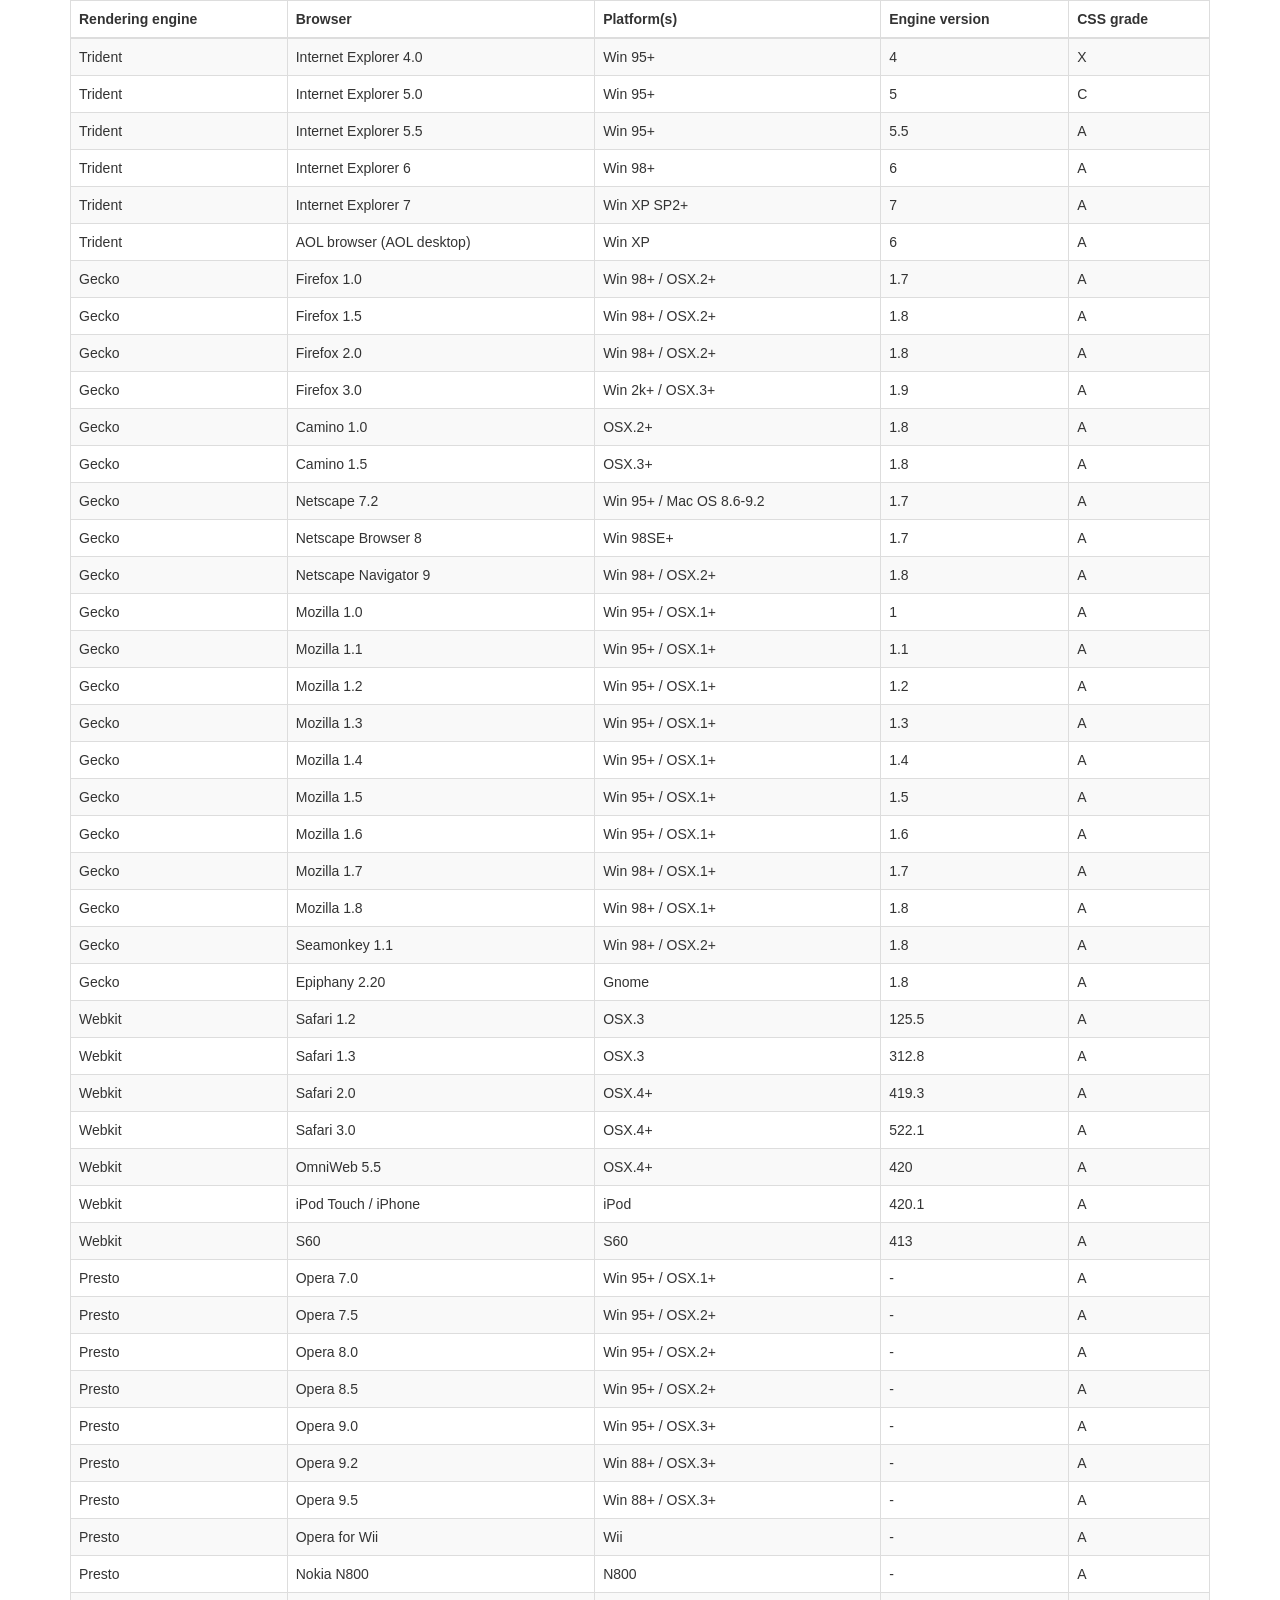
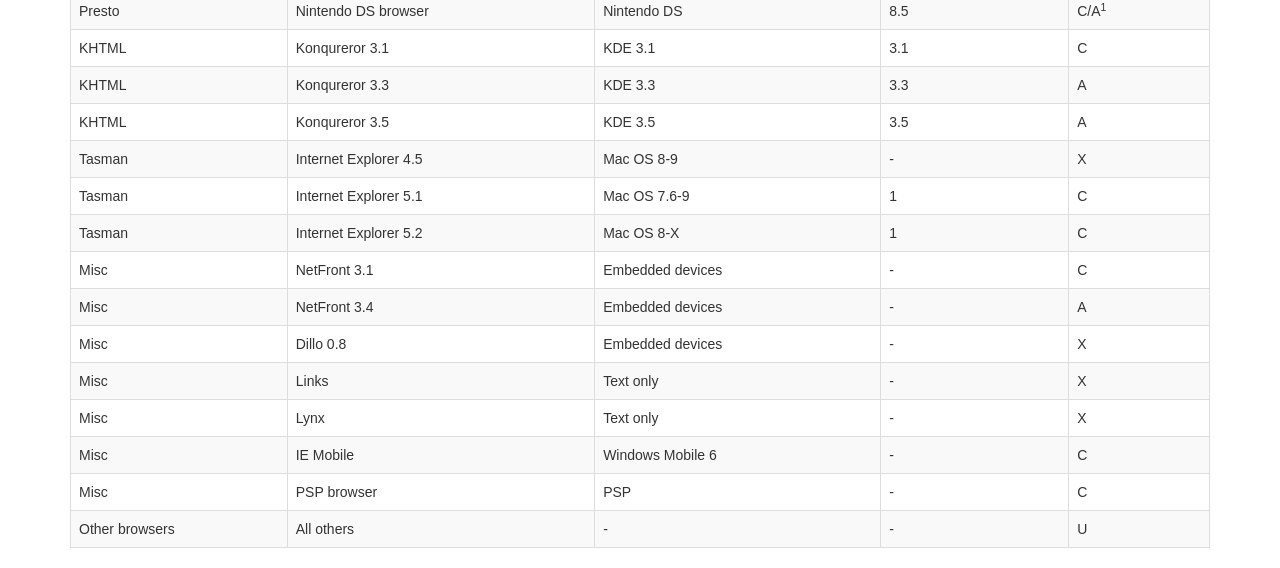
<file: src/tem_assets/vendor/datatables-plugins/index.html>
<!DOCTYPE HTML PUBLIC "-//W3C//DTD HTML 4.01//EN" "http://www.w3.org/TR/html4/strict.dtd">
<html>
	<head>
		<meta http-equiv="content-type" content="text/html; charset=utf-8" />
		
		<title>DataTables Bootstrap 3 example</title>

		<link rel="stylesheet" type="text/css" href="//maxcdn.bootstrapcdn.com/bootstrap/3.3.0/css/bootstrap.min.css">
		<link rel="stylesheet" type="text/css" href="dataTables.bootstrap.css">

		<script type="text/javascript" language="javascript" src="//code.jquery.com/jquery-1.11.1.min.js"></script>
		<script type="text/javascript" language="javascript" src="//cdn.datatables.net/1.10.3/js/jquery.dataTables.min.js"></script>
		<script type="text/javascript" language="javascript" src="dataTables.bootstrap.js"></script>
		<script type="text/javascript" charset="utf-8">
			$(document).ready(function() {
				$('#example').dataTable();
			} );
		</script>
	</head>
	<body>
		<div class="container">
			
<table cellpadding="0" cellspacing="0" border="0" class="table table-striped table-bordered" id="example">
	<thead>
		<tr>
			<th>Rendering engine</th>
			<th>Browser</th>
			<th>Platform(s)</th>
			<th>Engine version</th>
			<th>CSS grade</th>
		</tr>
	</thead>
	<tbody>
		<tr class="odd gradeX">
			<td>Trident</td>
			<td>Internet
				 Explorer 4.0</td>
			<td>Win 95+</td>
			<td class="center"> 4</td>
			<td class="center">X</td>
		</tr>
		<tr class="even gradeC">
			<td>Trident</td>
			<td>Internet
				 Explorer 5.0</td>
			<td>Win 95+</td>
			<td class="center">5</td>
			<td class="center">C</td>
		</tr>
		<tr class="odd gradeA">
			<td>Trident</td>
			<td>Internet
				 Explorer 5.5</td>
			<td>Win 95+</td>
			<td class="center">5.5</td>
			<td class="center">A</td>
		</tr>
		<tr class="even gradeA">
			<td>Trident</td>
			<td>Internet
				 Explorer 6</td>
			<td>Win 98+</td>
			<td class="center">6</td>
			<td class="center">A</td>
		</tr>
		<tr class="odd gradeA">
			<td>Trident</td>
			<td>Internet Explorer 7</td>
			<td>Win XP SP2+</td>
			<td class="center">7</td>
			<td class="center">A</td>
		</tr>
		<tr class="even gradeA">
			<td>Trident</td>
			<td>AOL browser (AOL desktop)</td>
			<td>Win XP</td>
			<td class="center">6</td>
			<td class="center">A</td>
		</tr>
		<tr class="gradeA">
			<td>Gecko</td>
			<td>Firefox 1.0</td>
			<td>Win 98+ / OSX.2+</td>
			<td class="center">1.7</td>
			<td class="center">A</td>
		</tr>
		<tr class="gradeA">
			<td>Gecko</td>
			<td>Firefox 1.5</td>
			<td>Win 98+ / OSX.2+</td>
			<td class="center">1.8</td>
			<td class="center">A</td>
		</tr>
		<tr class="gradeA">
			<td>Gecko</td>
			<td>Firefox 2.0</td>
			<td>Win 98+ / OSX.2+</td>
			<td class="center">1.8</td>
			<td class="center">A</td>
		</tr>
		<tr class="gradeA">
			<td>Gecko</td>
			<td>Firefox 3.0</td>
			<td>Win 2k+ / OSX.3+</td>
			<td class="center">1.9</td>
			<td class="center">A</td>
		</tr>
		<tr class="gradeA">
			<td>Gecko</td>
			<td>Camino 1.0</td>
			<td>OSX.2+</td>
			<td class="center">1.8</td>
			<td class="center">A</td>
		</tr>
		<tr class="gradeA">
			<td>Gecko</td>
			<td>Camino 1.5</td>
			<td>OSX.3+</td>
			<td class="center">1.8</td>
			<td class="center">A</td>
		</tr>
		<tr class="gradeA">
			<td>Gecko</td>
			<td>Netscape 7.2</td>
			<td>Win 95+ / Mac OS 8.6-9.2</td>
			<td class="center">1.7</td>
			<td class="center">A</td>
		</tr>
		<tr class="gradeA">
			<td>Gecko</td>
			<td>Netscape Browser 8</td>
			<td>Win 98SE+</td>
			<td class="center">1.7</td>
			<td class="center">A</td>
		</tr>
		<tr class="gradeA">
			<td>Gecko</td>
			<td>Netscape Navigator 9</td>
			<td>Win 98+ / OSX.2+</td>
			<td class="center">1.8</td>
			<td class="center">A</td>
		</tr>
		<tr class="gradeA">
			<td>Gecko</td>
			<td>Mozilla 1.0</td>
			<td>Win 95+ / OSX.1+</td>
			<td class="center">1</td>
			<td class="center">A</td>
		</tr>
		<tr class="gradeA">
			<td>Gecko</td>
			<td>Mozilla 1.1</td>
			<td>Win 95+ / OSX.1+</td>
			<td class="center">1.1</td>
			<td class="center">A</td>
		</tr>
		<tr class="gradeA">
			<td>Gecko</td>
			<td>Mozilla 1.2</td>
			<td>Win 95+ / OSX.1+</td>
			<td class="center">1.2</td>
			<td class="center">A</td>
		</tr>
		<tr class="gradeA">
			<td>Gecko</td>
			<td>Mozilla 1.3</td>
			<td>Win 95+ / OSX.1+</td>
			<td class="center">1.3</td>
			<td class="center">A</td>
		</tr>
		<tr class="gradeA">
			<td>Gecko</td>
			<td>Mozilla 1.4</td>
			<td>Win 95+ / OSX.1+</td>
			<td class="center">1.4</td>
			<td class="center">A</td>
		</tr>
		<tr class="gradeA">
			<td>Gecko</td>
			<td>Mozilla 1.5</td>
			<td>Win 95+ / OSX.1+</td>
			<td class="center">1.5</td>
			<td class="center">A</td>
		</tr>
		<tr class="gradeA">
			<td>Gecko</td>
			<td>Mozilla 1.6</td>
			<td>Win 95+ / OSX.1+</td>
			<td class="center">1.6</td>
			<td class="center">A</td>
		</tr>
		<tr class="gradeA">
			<td>Gecko</td>
			<td>Mozilla 1.7</td>
			<td>Win 98+ / OSX.1+</td>
			<td class="center">1.7</td>
			<td class="center">A</td>
		</tr>
		<tr class="gradeA">
			<td>Gecko</td>
			<td>Mozilla 1.8</td>
			<td>Win 98+ / OSX.1+</td>
			<td class="center">1.8</td>
			<td class="center">A</td>
		</tr>
		<tr class="gradeA">
			<td>Gecko</td>
			<td>Seamonkey 1.1</td>
			<td>Win 98+ / OSX.2+</td>
			<td class="center">1.8</td>
			<td class="center">A</td>
		</tr>
		<tr class="gradeA">
			<td>Gecko</td>
			<td>Epiphany 2.20</td>
			<td>Gnome</td>
			<td class="center">1.8</td>
			<td class="center">A</td>
		</tr>
		<tr class="gradeA">
			<td>Webkit</td>
			<td>Safari 1.2</td>
			<td>OSX.3</td>
			<td class="center">125.5</td>
			<td class="center">A</td>
		</tr>
		<tr class="gradeA">
			<td>Webkit</td>
			<td>Safari 1.3</td>
			<td>OSX.3</td>
			<td class="center">312.8</td>
			<td class="center">A</td>
		</tr>
		<tr class="gradeA">
			<td>Webkit</td>
			<td>Safari 2.0</td>
			<td>OSX.4+</td>
			<td class="center">419.3</td>
			<td class="center">A</td>
		</tr>
		<tr class="gradeA">
			<td>Webkit</td>
			<td>Safari 3.0</td>
			<td>OSX.4+</td>
			<td class="center">522.1</td>
			<td class="center">A</td>
		</tr>
		<tr class="gradeA">
			<td>Webkit</td>
			<td>OmniWeb 5.5</td>
			<td>OSX.4+</td>
			<td class="center">420</td>
			<td class="center">A</td>
		</tr>
		<tr class="gradeA">
			<td>Webkit</td>
			<td>iPod Touch / iPhone</td>
			<td>iPod</td>
			<td class="center">420.1</td>
			<td class="center">A</td>
		</tr>
		<tr class="gradeA">
			<td>Webkit</td>
			<td>S60</td>
			<td>S60</td>
			<td class="center">413</td>
			<td class="center">A</td>
		</tr>
		<tr class="gradeA">
			<td>Presto</td>
			<td>Opera 7.0</td>
			<td>Win 95+ / OSX.1+</td>
			<td class="center">-</td>
			<td class="center">A</td>
		</tr>
		<tr class="gradeA">
			<td>Presto</td>
			<td>Opera 7.5</td>
			<td>Win 95+ / OSX.2+</td>
			<td class="center">-</td>
			<td class="center">A</td>
		</tr>
		<tr class="gradeA">
			<td>Presto</td>
			<td>Opera 8.0</td>
			<td>Win 95+ / OSX.2+</td>
			<td class="center">-</td>
			<td class="center">A</td>
		</tr>
		<tr class="gradeA">
			<td>Presto</td>
			<td>Opera 8.5</td>
			<td>Win 95+ / OSX.2+</td>
			<td class="center">-</td>
			<td class="center">A</td>
		</tr>
		<tr class="gradeA">
			<td>Presto</td>
			<td>Opera 9.0</td>
			<td>Win 95+ / OSX.3+</td>
			<td class="center">-</td>
			<td class="center">A</td>
		</tr>
		<tr class="gradeA">
			<td>Presto</td>
			<td>Opera 9.2</td>
			<td>Win 88+ / OSX.3+</td>
			<td class="center">-</td>
			<td class="center">A</td>
		</tr>
		<tr class="gradeA">
			<td>Presto</td>
			<td>Opera 9.5</td>
			<td>Win 88+ / OSX.3+</td>
			<td class="center">-</td>
			<td class="center">A</td>
		</tr>
		<tr class="gradeA">
			<td>Presto</td>
			<td>Opera for Wii</td>
			<td>Wii</td>
			<td class="center">-</td>
			<td class="center">A</td>
		</tr>
		<tr class="gradeA">
			<td>Presto</td>
			<td>Nokia N800</td>
			<td>N800</td>
			<td class="center">-</td>
			<td class="center">A</td>
		</tr>
		<tr class="gradeA">
			<td>Presto</td>
			<td>Nintendo DS browser</td>
			<td>Nintendo DS</td>
			<td class="center">8.5</td>
			<td class="center">C/A<sup>1</sup></td>
		</tr>
		<tr class="gradeC">
			<td>KHTML</td>
			<td>Konqureror 3.1</td>
			<td>KDE 3.1</td>
			<td class="center">3.1</td>
			<td class="center">C</td>
		</tr>
		<tr class="gradeA">
			<td>KHTML</td>
			<td>Konqureror 3.3</td>
			<td>KDE 3.3</td>
			<td class="center">3.3</td>
			<td class="center">A</td>
		</tr>
		<tr class="gradeA">
			<td>KHTML</td>
			<td>Konqureror 3.5</td>
			<td>KDE 3.5</td>
			<td class="center">3.5</td>
			<td class="center">A</td>
		</tr>
		<tr class="gradeX">
			<td>Tasman</td>
			<td>Internet Explorer 4.5</td>
			<td>Mac OS 8-9</td>
			<td class="center">-</td>
			<td class="center">X</td>
		</tr>
		<tr class="gradeC">
			<td>Tasman</td>
			<td>Internet Explorer 5.1</td>
			<td>Mac OS 7.6-9</td>
			<td class="center">1</td>
			<td class="center">C</td>
		</tr>
		<tr class="gradeC">
			<td>Tasman</td>
			<td>Internet Explorer 5.2</td>
			<td>Mac OS 8-X</td>
			<td class="center">1</td>
			<td class="center">C</td>
		</tr>
		<tr class="gradeA">
			<td>Misc</td>
			<td>NetFront 3.1</td>
			<td>Embedded devices</td>
			<td class="center">-</td>
			<td class="center">C</td>
		</tr>
		<tr class="gradeA">
			<td>Misc</td>
			<td>NetFront 3.4</td>
			<td>Embedded devices</td>
			<td class="center">-</td>
			<td class="center">A</td>
		</tr>
		<tr class="gradeX">
			<td>Misc</td>
			<td>Dillo 0.8</td>
			<td>Embedded devices</td>
			<td class="center">-</td>
			<td class="center">X</td>
		</tr>
		<tr class="gradeX">
			<td>Misc</td>
			<td>Links</td>
			<td>Text only</td>
			<td class="center">-</td>
			<td class="center">X</td>
		</tr>
		<tr class="gradeX">
			<td>Misc</td>
			<td>Lynx</td>
			<td>Text only</td>
			<td class="center">-</td>
			<td class="center">X</td>
		</tr>
		<tr class="gradeC">
			<td>Misc</td>
			<td>IE Mobile</td>
			<td>Windows Mobile 6</td>
			<td class="center">-</td>
			<td class="center">C</td>
		</tr>
		<tr class="gradeC">
			<td>Misc</td>
			<td>PSP browser</td>
			<td>PSP</td>
			<td class="center">-</td>
			<td class="center">C</td>
		</tr>
		<tr class="gradeU">
			<td>Other browsers</td>
			<td>All others</td>
			<td>-</td>
			<td class="center">-</td>
			<td class="center">U</td>
		</tr>
	</tbody>
</table>
			
		</div>
	</body>
</html>
</file>
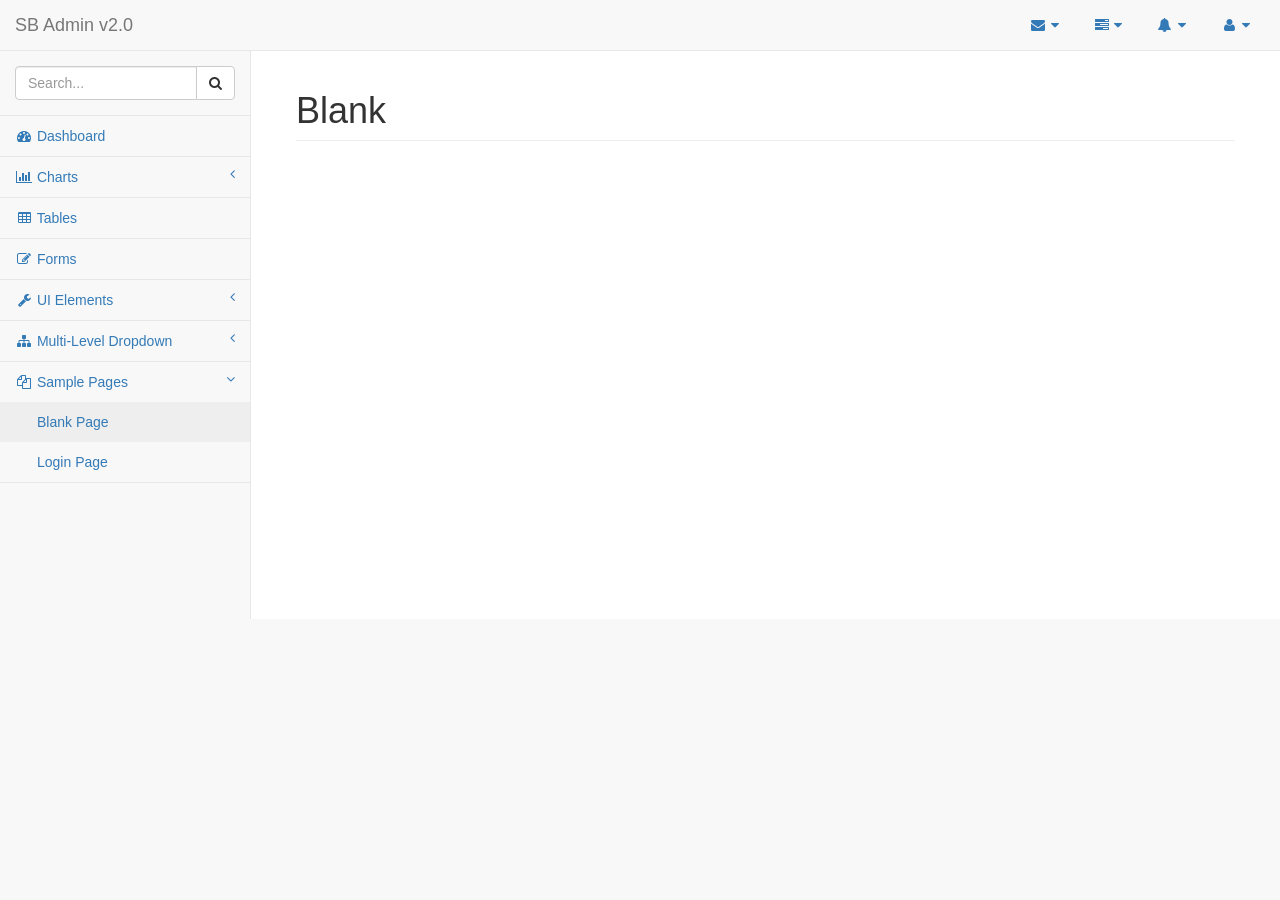
<file: src/tem_assets/pages/blank.html>
<!DOCTYPE html>
<html lang="en">

<head>

    <meta charset="utf-8">
    <meta http-equiv="X-UA-Compatible" content="IE=edge">
    <meta name="viewport" content="width=device-width, initial-scale=1">
    <meta name="description" content="">
    <meta name="author" content="">

    <title>SB Admin 2 - Bootstrap Admin Theme</title>

    <!-- Bootstrap Core CSS -->
    <link href="../vendor/bootstrap/css/bootstrap.min.css" rel="stylesheet">

    <!-- MetisMenu CSS -->
    <link href="../vendor/metisMenu/metisMenu.min.css" rel="stylesheet">

    <!-- Custom CSS -->
    <link href="../dist/css/sb-admin-2.css" rel="stylesheet">

    <!-- Custom Fonts -->
    <link href="../vendor/font-awesome/css/font-awesome.min.css" rel="stylesheet" type="text/css">

    <!-- HTML5 Shim and Respond.js IE8 support of HTML5 elements and media queries -->
    <!-- WARNING: Respond.js doesn't work if you view the page via file:// -->
    <!--[if lt IE 9]>
        <script src="https://oss.maxcdn.com/libs/html5shiv/3.7.0/html5shiv.js"></script>
        <script src="https://oss.maxcdn.com/libs/respond.js/1.4.2/respond.min.js"></script>
    <![endif]-->

</head>

<body>

    <div id="wrapper">

        <!-- Navigation -->
        <nav class="navbar navbar-default navbar-static-top" role="navigation" style="margin-bottom: 0">
            <div class="navbar-header">
                <button type="button" class="navbar-toggle" data-toggle="collapse" data-target=".navbar-collapse">
                    <span class="sr-only">Toggle navigation</span>
                    <span class="icon-bar"></span>
                    <span class="icon-bar"></span>
                    <span class="icon-bar"></span>
                </button>
                <a class="navbar-brand" href="index.html">SB Admin v2.0</a>
            </div>
            <!-- /.navbar-header -->

            <ul class="nav navbar-top-links navbar-right">
                <li class="dropdown">
                    <a class="dropdown-toggle" data-toggle="dropdown" href="#">
                        <i class="fa fa-envelope fa-fw"></i> <i class="fa fa-caret-down"></i>
                    </a>
                    <ul class="dropdown-menu dropdown-messages">
                        <li>
                            <a href="#">
                                <div>
                                    <strong>John Smith</strong>
                                    <span class="pull-right text-muted">
                                        <em>Yesterday</em>
                                    </span>
                                </div>
                                <div>Lorem ipsum dolor sit amet, consectetur adipiscing elit. Pellentesque eleifend...</div>
                            </a>
                        </li>
                        <li class="divider"></li>
                        <li>
                            <a href="#">
                                <div>
                                    <strong>John Smith</strong>
                                    <span class="pull-right text-muted">
                                        <em>Yesterday</em>
                                    </span>
                                </div>
                                <div>Lorem ipsum dolor sit amet, consectetur adipiscing elit. Pellentesque eleifend...</div>
                            </a>
                        </li>
                        <li class="divider"></li>
                        <li>
                            <a href="#">
                                <div>
                                    <strong>John Smith</strong>
                                    <span class="pull-right text-muted">
                                        <em>Yesterday</em>
                                    </span>
                                </div>
                                <div>Lorem ipsum dolor sit amet, consectetur adipiscing elit. Pellentesque eleifend...</div>
                            </a>
                        </li>
                        <li class="divider"></li>
                        <li>
                            <a class="text-center" href="#">
                                <strong>Read All Messages</strong>
                                <i class="fa fa-angle-right"></i>
                            </a>
                        </li>
                    </ul>
                    <!-- /.dropdown-messages -->
                </li>
                <!-- /.dropdown -->
                <li class="dropdown">
                    <a class="dropdown-toggle" data-toggle="dropdown" href="#">
                        <i class="fa fa-tasks fa-fw"></i> <i class="fa fa-caret-down"></i>
                    </a>
                    <ul class="dropdown-menu dropdown-tasks">
                        <li>
                            <a href="#">
                                <div>
                                    <p>
                                        <strong>Task 1</strong>
                                        <span class="pull-right text-muted">40% Complete</span>
                                    </p>
                                    <div class="progress progress-striped active">
                                        <div class="progress-bar progress-bar-success" role="progressbar" aria-valuenow="40" aria-valuemin="0" aria-valuemax="100" style="width: 40%">
                                            <span class="sr-only">40% Complete (success)</span>
                                        </div>
                                    </div>
                                </div>
                            </a>
                        </li>
                        <li class="divider"></li>
                        <li>
                            <a href="#">
                                <div>
                                    <p>
                                        <strong>Task 2</strong>
                                        <span class="pull-right text-muted">20% Complete</span>
                                    </p>
                                    <div class="progress progress-striped active">
                                        <div class="progress-bar progress-bar-info" role="progressbar" aria-valuenow="20" aria-valuemin="0" aria-valuemax="100" style="width: 20%">
                                            <span class="sr-only">20% Complete</span>
                                        </div>
                                    </div>
                                </div>
                            </a>
                        </li>
                        <li class="divider"></li>
                        <li>
                            <a href="#">
                                <div>
                                    <p>
                                        <strong>Task 3</strong>
                                        <span class="pull-right text-muted">60% Complete</span>
                                    </p>
                                    <div class="progress progress-striped active">
                                        <div class="progress-bar progress-bar-warning" role="progressbar" aria-valuenow="60" aria-valuemin="0" aria-valuemax="100" style="width: 60%">
                                            <span class="sr-only">60% Complete (warning)</span>
                                        </div>
                                    </div>
                                </div>
                            </a>
                        </li>
                        <li class="divider"></li>
                        <li>
                            <a href="#">
                                <div>
                                    <p>
                                        <strong>Task 4</strong>
                                        <span class="pull-right text-muted">80% Complete</span>
                                    </p>
                                    <div class="progress progress-striped active">
                                        <div class="progress-bar progress-bar-danger" role="progressbar" aria-valuenow="80" aria-valuemin="0" aria-valuemax="100" style="width: 80%">
                                            <span class="sr-only">80% Complete (danger)</span>
                                        </div>
                                    </div>
                                </div>
                            </a>
                        </li>
                        <li class="divider"></li>
                        <li>
                            <a class="text-center" href="#">
                                <strong>See All Tasks</strong>
                                <i class="fa fa-angle-right"></i>
                            </a>
                        </li>
                    </ul>
                    <!-- /.dropdown-tasks -->
                </li>
                <!-- /.dropdown -->
                <li class="dropdown">
                    <a class="dropdown-toggle" data-toggle="dropdown" href="#">
                        <i class="fa fa-bell fa-fw"></i> <i class="fa fa-caret-down"></i>
                    </a>
                    <ul class="dropdown-menu dropdown-alerts">
                        <li>
                            <a href="#">
                                <div>
                                    <i class="fa fa-comment fa-fw"></i> New Comment
                                    <span class="pull-right text-muted small">4 minutes ago</span>
                                </div>
                            </a>
                        </li>
                        <li class="divider"></li>
                        <li>
                            <a href="#">
                                <div>
                                    <i class="fa fa-twitter fa-fw"></i> 3 New Followers
                                    <span class="pull-right text-muted small">12 minutes ago</span>
                                </div>
                            </a>
                        </li>
                        <li class="divider"></li>
                        <li>
                            <a href="#">
                                <div>
                                    <i class="fa fa-envelope fa-fw"></i> Message Sent
                                    <span class="pull-right text-muted small">4 minutes ago</span>
                                </div>
                            </a>
                        </li>
                        <li class="divider"></li>
                        <li>
                            <a href="#">
                                <div>
                                    <i class="fa fa-tasks fa-fw"></i> New Task
                                    <span class="pull-right text-muted small">4 minutes ago</span>
                                </div>
                            </a>
                        </li>
                        <li class="divider"></li>
                        <li>
                            <a href="#">
                                <div>
                                    <i class="fa fa-upload fa-fw"></i> Server Rebooted
                                    <span class="pull-right text-muted small">4 minutes ago</span>
                                </div>
                            </a>
                        </li>
                        <li class="divider"></li>
                        <li>
                            <a class="text-center" href="#">
                                <strong>See All Alerts</strong>
                                <i class="fa fa-angle-right"></i>
                            </a>
                        </li>
                    </ul>
                    <!-- /.dropdown-alerts -->
                </li>
                <!-- /.dropdown -->
                <li class="dropdown">
                    <a class="dropdown-toggle" data-toggle="dropdown" href="#">
                        <i class="fa fa-user fa-fw"></i> <i class="fa fa-caret-down"></i>
                    </a>
                    <ul class="dropdown-menu dropdown-user">
                        <li><a href="#"><i class="fa fa-user fa-fw"></i> User Profile</a>
                        </li>
                        <li><a href="#"><i class="fa fa-gear fa-fw"></i> Settings</a>
                        </li>
                        <li class="divider"></li>
                        <li><a href="login.html"><i class="fa fa-sign-out fa-fw"></i> Logout</a>
                        </li>
                    </ul>
                    <!-- /.dropdown-user -->
                </li>
                <!-- /.dropdown -->
            </ul>
            <!-- /.navbar-top-links -->

            <div class="navbar-default sidebar" role="navigation">
                <div class="sidebar-nav navbar-collapse">
                    <ul class="nav" id="side-menu">
                        <li class="sidebar-search">
                            <div class="input-group custom-search-form">
                                <input type="text" class="form-control" placeholder="Search...">
                                <span class="input-group-btn">
                                    <button class="btn btn-default" type="button">
                                        <i class="fa fa-search"></i>
                                    </button>
                                </span>
                            </div>
                            <!-- /input-group -->
                        </li>
                        <li>
                            <a href="index.html"><i class="fa fa-dashboard fa-fw"></i> Dashboard</a>
                        </li>
                        <li>
                            <a href="#"><i class="fa fa-bar-chart-o fa-fw"></i> Charts<span class="fa arrow"></span></a>
                            <ul class="nav nav-second-level">
                                <li>
                                    <a href="flot.html">Flot Charts</a>
                                </li>
                                <li>
                                    <a href="morris.html">Morris.js Charts</a>
                                </li>
                            </ul>
                            <!-- /.nav-second-level -->
                        </li>
                        <li>
                            <a href="tables.html"><i class="fa fa-table fa-fw"></i> Tables</a>
                        </li>
                        <li>
                            <a href="forms.html"><i class="fa fa-edit fa-fw"></i> Forms</a>
                        </li>
                        <li>
                            <a href="#"><i class="fa fa-wrench fa-fw"></i> UI Elements<span class="fa arrow"></span></a>
                            <ul class="nav nav-second-level">
                                <li>
                                    <a href="panels-wells.html">Panels and Wells</a>
                                </li>
                                <li>
                                    <a href="buttons.html">Buttons</a>
                                </li>
                                <li>
                                    <a href="notifications.html">Notifications</a>
                                </li>
                                <li>
                                    <a href="typography.html">Typography</a>
                                </li>
                                <li>
                                    <a href="icons.html"> Icons</a>
                                </li>
                                <li>
                                    <a href="grid.html">Grid</a>
                                </li>
                            </ul>
                            <!-- /.nav-second-level -->
                        </li>
                        <li>
                            <a href="#"><i class="fa fa-sitemap fa-fw"></i> Multi-Level Dropdown<span class="fa arrow"></span></a>
                            <ul class="nav nav-second-level">
                                <li>
                                    <a href="#">Second Level Item</a>
                                </li>
                                <li>
                                    <a href="#">Second Level Item</a>
                                </li>
                                <li>
                                    <a href="#">Third Level <span class="fa arrow"></span></a>
                                    <ul class="nav nav-third-level">
                                        <li>
                                            <a href="#">Third Level Item</a>
                                        </li>
                                        <li>
                                            <a href="#">Third Level Item</a>
                                        </li>
                                        <li>
                                            <a href="#">Third Level Item</a>
                                        </li>
                                        <li>
                                            <a href="#">Third Level Item</a>
                                        </li>
                                    </ul>
                                    <!-- /.nav-third-level -->
                                </li>
                            </ul>
                            <!-- /.nav-second-level -->
                        </li>
                        <li class="active">
                            <a href="#"><i class="fa fa-files-o fa-fw"></i> Sample Pages<span class="fa arrow"></span></a>
                            <ul class="nav nav-second-level">
                                <li>
                                    <a class="active" href="blank.html">Blank Page</a>
                                </li>
                                <li>
                                    <a href="login.html">Login Page</a>
                                </li>
                            </ul>
                            <!-- /.nav-second-level -->
                        </li>
                    </ul>
                </div>
                <!-- /.sidebar-collapse -->
            </div>
            <!-- /.navbar-static-side -->
        </nav>

        <!-- Page Content -->
        <div id="page-wrapper">
            <div class="container-fluid">
                <div class="row">
                    <div class="col-lg-12">
                        <h1 class="page-header">Blank</h1>
                    </div>
                    <!-- /.col-lg-12 -->
                </div>
                <!-- /.row -->
            </div>
            <!-- /.container-fluid -->
        </div>
        <!-- /#page-wrapper -->

    </div>
    <!-- /#wrapper -->

    <!-- jQuery -->
    <script src="../vendor/jquery/jquery.min.js"></script>

    <!-- Bootstrap Core JavaScript -->
    <script src="../vendor/bootstrap/js/bootstrap.min.js"></script>

    <!-- Metis Menu Plugin JavaScript -->
    <script src="../vendor/metisMenu/metisMenu.min.js"></script>

    <!-- Custom Theme JavaScript -->
    <script src="../dist/js/sb-admin-2.js"></script>

</body>

</html>
</file>
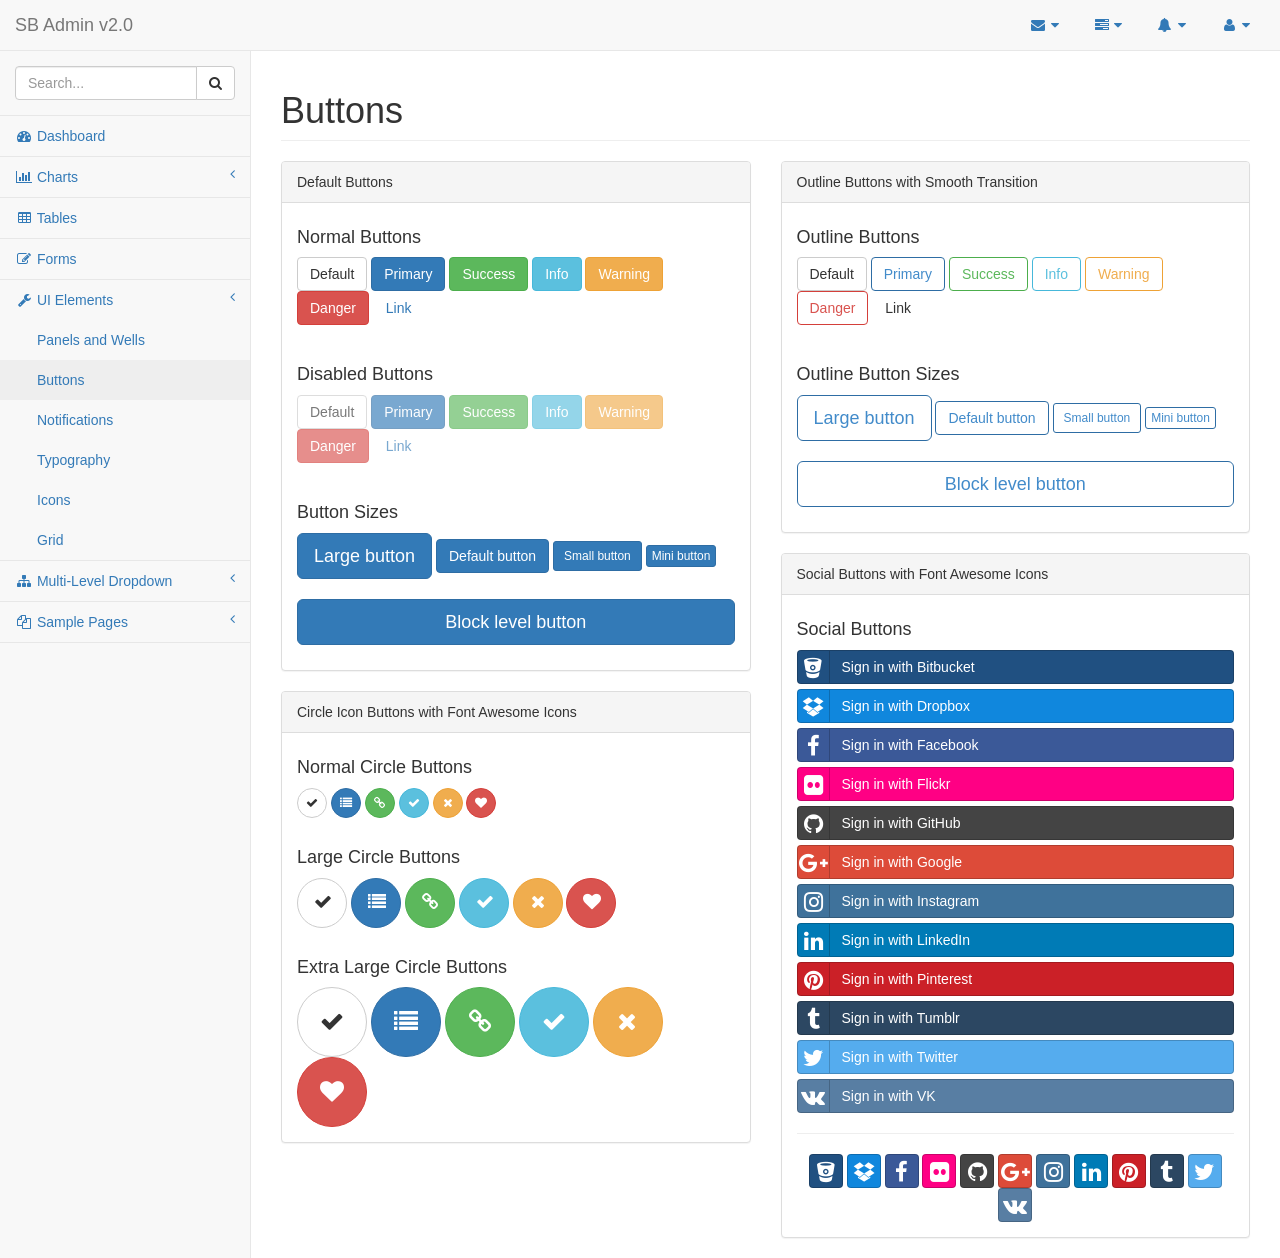
<file: src/tem_assets/pages/buttons.html>
<!DOCTYPE html>
<html lang="en">

<head>

    <meta charset="utf-8">
    <meta http-equiv="X-UA-Compatible" content="IE=edge">
    <meta name="viewport" content="width=device-width, initial-scale=1">
    <meta name="description" content="">
    <meta name="author" content="">

    <title>SB Admin 2 - Bootstrap Admin Theme</title>

    <!-- Bootstrap Core CSS -->
    <link href="../vendor/bootstrap/css/bootstrap.min.css" rel="stylesheet">

    <!-- MetisMenu CSS -->
    <link href="../vendor/metisMenu/metisMenu.min.css" rel="stylesheet">

    <!-- Social Buttons CSS -->
    <link href="../vendor/bootstrap-social/bootstrap-social.css" rel="stylesheet">

    <!-- Custom CSS -->
    <link href="../dist/css/sb-admin-2.css" rel="stylesheet">

    <!-- Custom Fonts -->
    <link href="../vendor/font-awesome/css/font-awesome.min.css" rel="stylesheet" type="text/css">

    <!-- HTML5 Shim and Respond.js IE8 support of HTML5 elements and media queries -->
    <!-- WARNING: Respond.js doesn't work if you view the page via file:// -->
    <!--[if lt IE 9]>
        <script src="https://oss.maxcdn.com/libs/html5shiv/3.7.0/html5shiv.js"></script>
        <script src="https://oss.maxcdn.com/libs/respond.js/1.4.2/respond.min.js"></script>
    <![endif]-->

</head>

<body>

    <div id="wrapper">

        <!-- Navigation -->
        <nav class="navbar navbar-default navbar-static-top" role="navigation" style="margin-bottom: 0">
            <div class="navbar-header">
                <button type="button" class="navbar-toggle" data-toggle="collapse" data-target=".navbar-collapse">
                    <span class="sr-only">Toggle navigation</span>
                    <span class="icon-bar"></span>
                    <span class="icon-bar"></span>
                    <span class="icon-bar"></span>
                </button>
                <a class="navbar-brand" href="index.html">SB Admin v2.0</a>
            </div>
            <!-- /.navbar-header -->

            <ul class="nav navbar-top-links navbar-right">
                <li class="dropdown">
                    <a class="dropdown-toggle" data-toggle="dropdown" href="#">
                        <i class="fa fa-envelope fa-fw"></i> <i class="fa fa-caret-down"></i>
                    </a>
                    <ul class="dropdown-menu dropdown-messages">
                        <li>
                            <a href="#">
                                <div>
                                    <strong>John Smith</strong>
                                    <span class="pull-right text-muted">
                                        <em>Yesterday</em>
                                    </span>
                                </div>
                                <div>Lorem ipsum dolor sit amet, consectetur adipiscing elit. Pellentesque eleifend...</div>
                            </a>
                        </li>
                        <li class="divider"></li>
                        <li>
                            <a href="#">
                                <div>
                                    <strong>John Smith</strong>
                                    <span class="pull-right text-muted">
                                        <em>Yesterday</em>
                                    </span>
                                </div>
                                <div>Lorem ipsum dolor sit amet, consectetur adipiscing elit. Pellentesque eleifend...</div>
                            </a>
                        </li>
                        <li class="divider"></li>
                        <li>
                            <a href="#">
                                <div>
                                    <strong>John Smith</strong>
                                    <span class="pull-right text-muted">
                                        <em>Yesterday</em>
                                    </span>
                                </div>
                                <div>Lorem ipsum dolor sit amet, consectetur adipiscing elit. Pellentesque eleifend...</div>
                            </a>
                        </li>
                        <li class="divider"></li>
                        <li>
                            <a class="text-center" href="#">
                                <strong>Read All Messages</strong>
                                <i class="fa fa-angle-right"></i>
                            </a>
                        </li>
                    </ul>
                    <!-- /.dropdown-messages -->
                </li>
                <!-- /.dropdown -->
                <li class="dropdown">
                    <a class="dropdown-toggle" data-toggle="dropdown" href="#">
                        <i class="fa fa-tasks fa-fw"></i> <i class="fa fa-caret-down"></i>
                    </a>
                    <ul class="dropdown-menu dropdown-tasks">
                        <li>
                            <a href="#">
                                <div>
                                    <p>
                                        <strong>Task 1</strong>
                                        <span class="pull-right text-muted">40% Complete</span>
                                    </p>
                                    <div class="progress progress-striped active">
                                        <div class="progress-bar progress-bar-success" role="progressbar" aria-valuenow="40" aria-valuemin="0" aria-valuemax="100" style="width: 40%">
                                            <span class="sr-only">40% Complete (success)</span>
                                        </div>
                                    </div>
                                </div>
                            </a>
                        </li>
                        <li class="divider"></li>
                        <li>
                            <a href="#">
                                <div>
                                    <p>
                                        <strong>Task 2</strong>
                                        <span class="pull-right text-muted">20% Complete</span>
                                    </p>
                                    <div class="progress progress-striped active">
                                        <div class="progress-bar progress-bar-info" role="progressbar" aria-valuenow="20" aria-valuemin="0" aria-valuemax="100" style="width: 20%">
                                            <span class="sr-only">20% Complete</span>
                                        </div>
                                    </div>
                                </div>
                            </a>
                        </li>
                        <li class="divider"></li>
                        <li>
                            <a href="#">
                                <div>
                                    <p>
                                        <strong>Task 3</strong>
                                        <span class="pull-right text-muted">60% Complete</span>
                                    </p>
                                    <div class="progress progress-striped active">
                                        <div class="progress-bar progress-bar-warning" role="progressbar" aria-valuenow="60" aria-valuemin="0" aria-valuemax="100" style="width: 60%">
                                            <span class="sr-only">60% Complete (warning)</span>
                                        </div>
                                    </div>
                                </div>
                            </a>
                        </li>
                        <li class="divider"></li>
                        <li>
                            <a href="#">
                                <div>
                                    <p>
                                        <strong>Task 4</strong>
                                        <span class="pull-right text-muted">80% Complete</span>
                                    </p>
                                    <div class="progress progress-striped active">
                                        <div class="progress-bar progress-bar-danger" role="progressbar" aria-valuenow="80" aria-valuemin="0" aria-valuemax="100" style="width: 80%">
                                            <span class="sr-only">80% Complete (danger)</span>
                                        </div>
                                    </div>
                                </div>
                            </a>
                        </li>
                        <li class="divider"></li>
                        <li>
                            <a class="text-center" href="#">
                                <strong>See All Tasks</strong>
                                <i class="fa fa-angle-right"></i>
                            </a>
                        </li>
                    </ul>
                    <!-- /.dropdown-tasks -->
                </li>
                <!-- /.dropdown -->
                <li class="dropdown">
                    <a class="dropdown-toggle" data-toggle="dropdown" href="#">
                        <i class="fa fa-bell fa-fw"></i> <i class="fa fa-caret-down"></i>
                    </a>
                    <ul class="dropdown-menu dropdown-alerts">
                        <li>
                            <a href="#">
                                <div>
                                    <i class="fa fa-comment fa-fw"></i> New Comment
                                    <span class="pull-right text-muted small">4 minutes ago</span>
                                </div>
                            </a>
                        </li>
                        <li class="divider"></li>
                        <li>
                            <a href="#">
                                <div>
                                    <i class="fa fa-twitter fa-fw"></i> 3 New Followers
                                    <span class="pull-right text-muted small">12 minutes ago</span>
                                </div>
                            </a>
                        </li>
                        <li class="divider"></li>
                        <li>
                            <a href="#">
                                <div>
                                    <i class="fa fa-envelope fa-fw"></i> Message Sent
                                    <span class="pull-right text-muted small">4 minutes ago</span>
                                </div>
                            </a>
                        </li>
                        <li class="divider"></li>
                        <li>
                            <a href="#">
                                <div>
                                    <i class="fa fa-tasks fa-fw"></i> New Task
                                    <span class="pull-right text-muted small">4 minutes ago</span>
                                </div>
                            </a>
                        </li>
                        <li class="divider"></li>
                        <li>
                            <a href="#">
                                <div>
                                    <i class="fa fa-upload fa-fw"></i> Server Rebooted
                                    <span class="pull-right text-muted small">4 minutes ago</span>
                                </div>
                            </a>
                        </li>
                        <li class="divider"></li>
                        <li>
                            <a class="text-center" href="#">
                                <strong>See All Alerts</strong>
                                <i class="fa fa-angle-right"></i>
                            </a>
                        </li>
                    </ul>
                    <!-- /.dropdown-alerts -->
                </li>
                <!-- /.dropdown -->
                <li class="dropdown">
                    <a class="dropdown-toggle" data-toggle="dropdown" href="#">
                        <i class="fa fa-user fa-fw"></i> <i class="fa fa-caret-down"></i>
                    </a>
                    <ul class="dropdown-menu dropdown-user">
                        <li><a href="#"><i class="fa fa-user fa-fw"></i> User Profile</a>
                        </li>
                        <li><a href="#"><i class="fa fa-gear fa-fw"></i> Settings</a>
                        </li>
                        <li class="divider"></li>
                        <li><a href="login.html"><i class="fa fa-sign-out fa-fw"></i> Logout</a>
                        </li>
                    </ul>
                    <!-- /.dropdown-user -->
                </li>
                <!-- /.dropdown -->
            </ul>
            <!-- /.navbar-top-links -->

            <div class="navbar-default sidebar" role="navigation">
                <div class="sidebar-nav navbar-collapse">
                    <ul class="nav" id="side-menu">
                        <li class="sidebar-search">
                            <div class="input-group custom-search-form">
                                <input type="text" class="form-control" placeholder="Search...">
                                <span class="input-group-btn">
                                <button class="btn btn-default" type="button">
                                    <i class="fa fa-search"></i>
                                </button>
                            </span>
                            </div>
                            <!-- /input-group -->
                        </li>
                        <li>
                            <a href="index.html"><i class="fa fa-dashboard fa-fw"></i> Dashboard</a>
                        </li>
                        <li>
                            <a href="#"><i class="fa fa-bar-chart-o fa-fw"></i> Charts<span class="fa arrow"></span></a>
                            <ul class="nav nav-second-level">
                                <li>
                                    <a href="flot.html">Flot Charts</a>
                                </li>
                                <li>
                                    <a href="morris.html">Morris.js Charts</a>
                                </li>
                            </ul>
                            <!-- /.nav-second-level -->
                        </li>
                        <li>
                            <a href="tables.html"><i class="fa fa-table fa-fw"></i> Tables</a>
                        </li>
                        <li>
                            <a href="forms.html"><i class="fa fa-edit fa-fw"></i> Forms</a>
                        </li>
                        <li>
                            <a href="#"><i class="fa fa-wrench fa-fw"></i> UI Elements<span class="fa arrow"></span></a>
                            <ul class="nav nav-second-level">
                                <li>
                                    <a href="panels-wells.html">Panels and Wells</a>
                                </li>
                                <li>
                                    <a href="buttons.html">Buttons</a>
                                </li>
                                <li>
                                    <a href="notifications.html">Notifications</a>
                                </li>
                                <li>
                                    <a href="typography.html">Typography</a>
                                </li>
                                <li>
                                    <a href="icons.html"> Icons</a>
                                </li>
                                <li>
                                    <a href="grid.html">Grid</a>
                                </li>
                            </ul>
                            <!-- /.nav-second-level -->
                        </li>
                        <li>
                            <a href="#"><i class="fa fa-sitemap fa-fw"></i> Multi-Level Dropdown<span class="fa arrow"></span></a>
                            <ul class="nav nav-second-level">
                                <li>
                                    <a href="#">Second Level Item</a>
                                </li>
                                <li>
                                    <a href="#">Second Level Item</a>
                                </li>
                                <li>
                                    <a href="#">Third Level <span class="fa arrow"></span></a>
                                    <ul class="nav nav-third-level">
                                        <li>
                                            <a href="#">Third Level Item</a>
                                        </li>
                                        <li>
                                            <a href="#">Third Level Item</a>
                                        </li>
                                        <li>
                                            <a href="#">Third Level Item</a>
                                        </li>
                                        <li>
                                            <a href="#">Third Level Item</a>
                                        </li>
                                    </ul>
                                    <!-- /.nav-third-level -->
                                </li>
                            </ul>
                            <!-- /.nav-second-level -->
                        </li>
                        <li>
                            <a href="#"><i class="fa fa-files-o fa-fw"></i> Sample Pages<span class="fa arrow"></span></a>
                            <ul class="nav nav-second-level">
                                <li>
                                    <a href="blank.html">Blank Page</a>
                                </li>
                                <li>
                                    <a href="login.html">Login Page</a>
                                </li>
                            </ul>
                            <!-- /.nav-second-level -->
                        </li>
                    </ul>
                </div>
                <!-- /.sidebar-collapse -->
            </div>
            <!-- /.navbar-static-side -->
        </nav>

        <!-- Page Content -->
        <div id="page-wrapper">
            <div class="row">
                <div class="col-lg-12">
                    <h1 class="page-header">Buttons</h1>
                </div>
                <!-- /.col-lg-12 -->
            </div>
            <!-- /.row -->
            <div class="row">
                <div class="col-lg-6">
                    <div class="panel panel-default">
                        <div class="panel-heading">
                            Default Buttons
                        </div>
                        <!-- /.panel-heading -->
                        <div class="panel-body">
                            <h4>Normal Buttons</h4>
                            <p>
                                <button type="button" class="btn btn-default">Default</button>
                                <button type="button" class="btn btn-primary">Primary</button>
                                <button type="button" class="btn btn-success">Success</button>
                                <button type="button" class="btn btn-info">Info</button>
                                <button type="button" class="btn btn-warning">Warning</button>
                                <button type="button" class="btn btn-danger">Danger</button>
                                <button type="button" class="btn btn-link">Link</button>
                            </p>
                            <br>
                            <h4>Disabled Buttons</h4>
                            <p>
                                <button type="button" class="btn btn-default disabled">Default</button>
                                <button type="button" class="btn btn-primary disabled">Primary</button>
                                <button type="button" class="btn btn-success disabled">Success</button>
                                <button type="button" class="btn btn-info disabled">Info</button>
                                <button type="button" class="btn btn-warning disabled">Warning</button>
                                <button type="button" class="btn btn-danger disabled">Danger</button>
                                <button type="button" class="btn btn-link disabled">Link</button>
                            </p>
                            <br>
                            <h4>Button Sizes</h4>
                            <p>
                                <button type="button" class="btn btn-primary btn-lg">Large button</button>
                                <button type="button" class="btn btn-primary">Default button</button>
                                <button type="button" class="btn btn-primary btn-sm">Small button</button>
                                <button type="button" class="btn btn-primary btn-xs">Mini button</button>
                                <br>
                                <br>
                                <button type="button" class="btn btn-primary btn-lg btn-block">Block level button</button>
                            </p>
                        </div>
                        <!-- /.panel-body -->
                    </div>
                    <!-- /.panel -->
                    <div class="panel panel-default">
                        <div class="panel-heading">
                            Circle Icon Buttons with Font Awesome Icons
                        </div>
                        <!-- /.panel-heading -->
                        <div class="panel-body">
                            <h4>Normal Circle Buttons</h4>
                            <button type="button" class="btn btn-default btn-circle"><i class="fa fa-check"></i>
                            </button>
                            <button type="button" class="btn btn-primary btn-circle"><i class="fa fa-list"></i>
                            </button>
                            <button type="button" class="btn btn-success btn-circle"><i class="fa fa-link"></i>
                            </button>
                            <button type="button" class="btn btn-info btn-circle"><i class="fa fa-check"></i>
                            </button>
                            <button type="button" class="btn btn-warning btn-circle"><i class="fa fa-times"></i>
                            </button>
                            <button type="button" class="btn btn-danger btn-circle"><i class="fa fa-heart"></i>
                            </button>
                            <br>
                            <br>
                            <h4>Large Circle Buttons</h4>
                            <button type="button" class="btn btn-default btn-circle btn-lg"><i class="fa fa-check"></i>
                            </button>
                            <button type="button" class="btn btn-primary btn-circle btn-lg"><i class="fa fa-list"></i>
                            </button>
                            <button type="button" class="btn btn-success btn-circle btn-lg"><i class="fa fa-link"></i>
                            </button>
                            <button type="button" class="btn btn-info btn-circle btn-lg"><i class="fa fa-check"></i>
                            </button>
                            <button type="button" class="btn btn-warning btn-circle btn-lg"><i class="fa fa-times"></i>
                            </button>
                            <button type="button" class="btn btn-danger btn-circle btn-lg"><i class="fa fa-heart"></i>
                            </button>
                            <br>
                            <br>
                            <h4>Extra Large Circle Buttons</h4>
                            <button type="button" class="btn btn-default btn-circle btn-xl"><i class="fa fa-check"></i>
                            </button>
                            <button type="button" class="btn btn-primary btn-circle btn-xl"><i class="fa fa-list"></i>
                            </button>
                            <button type="button" class="btn btn-success btn-circle btn-xl"><i class="fa fa-link"></i>
                            </button>
                            <button type="button" class="btn btn-info btn-circle btn-xl"><i class="fa fa-check"></i>
                            </button>
                            <button type="button" class="btn btn-warning btn-circle btn-xl"><i class="fa fa-times"></i>
                            </button>
                            <button type="button" class="btn btn-danger btn-circle btn-xl"><i class="fa fa-heart"></i>
                            </button>
                        </div>
                        <!-- /.panel-body -->
                    </div>
                    <!-- /.panel -->
                </div>
                <!-- /.col-lg-6 -->
                <div class="col-lg-6">
                    <div class="panel panel-default">
                        <div class="panel-heading">
                            Outline Buttons with Smooth Transition
                        </div>
                        <!-- /.panel-heading -->
                        <div class="panel-body">
                            <h4>Outline Buttons</h4>
                            <p>
                                <button type="button" class="btn btn-outline btn-default">Default</button>
                                <button type="button" class="btn btn-outline btn-primary">Primary</button>
                                <button type="button" class="btn btn-outline btn-success">Success</button>
                                <button type="button" class="btn btn-outline btn-info">Info</button>
                                <button type="button" class="btn btn-outline btn-warning">Warning</button>
                                <button type="button" class="btn btn-outline btn-danger">Danger</button>
                                <button type="button" class="btn btn-outline btn-link">Link</button>
                            </p>
                            <br>
                            <h4>Outline Button Sizes</h4>
                            <p>
                                <button type="button" class="btn btn-outline btn-primary btn-lg">Large button</button>
                                <button type="button" class="btn btn-outline btn-primary">Default button</button>
                                <button type="button" class="btn btn-outline btn-primary btn-sm">Small button</button>
                                <button type="button" class="btn btn-outline btn-primary btn-xs">Mini button</button>
                                <br>
                                <br>
                                <button type="button" class="btn btn-outline btn-primary btn-lg btn-block">Block level button</button>
                            </p>
                        </div>
                        <!-- /.panel-body -->
                    </div>
                    <!-- /.panel -->
                    <div class="panel panel-default">
                        <div class="panel-heading">
                            Social Buttons with Font Awesome Icons
                        </div>
                        <!-- /.panel-heading -->
                        <div class="panel-body">
                            <h4>Social Buttons</h4>
                            <a class="btn btn-block btn-social btn-bitbucket">
                                <i class="fa fa-bitbucket"></i> Sign in with Bitbucket
                            </a>
                            <a class="btn btn-block btn-social btn-dropbox">
                                <i class="fa fa-dropbox"></i> Sign in with Dropbox
                            </a>
                            <a class="btn btn-block btn-social btn-facebook">
                                <i class="fa fa-facebook"></i> Sign in with Facebook
                            </a>
                            <a class="btn btn-block btn-social btn-flickr">
                                <i class="fa fa-flickr"></i> Sign in with Flickr
                            </a>
                            <a class="btn btn-block btn-social btn-github">
                                <i class="fa fa-github"></i> Sign in with GitHub
                            </a>
                            <a class="btn btn-block btn-social btn-google-plus">
                                <i class="fa fa-google-plus"></i> Sign in with Google
                            </a>
                            <a class="btn btn-block btn-social btn-instagram">
                                <i class="fa fa-instagram"></i> Sign in with Instagram
                            </a>
                            <a class="btn btn-block btn-social btn-linkedin">
                                <i class="fa fa-linkedin"></i> Sign in with LinkedIn
                            </a>
                            <a class="btn btn-block btn-social btn-pinterest">
                                <i class="fa fa-pinterest"></i> Sign in with Pinterest
                            </a>
                            <a class="btn btn-block btn-social btn-tumblr">
                                <i class="fa fa-tumblr"></i> Sign in with Tumblr
                            </a>
                            <a class="btn btn-block btn-social btn-twitter">
                                <i class="fa fa-twitter"></i> Sign in with Twitter
                            </a>
                            <a class="btn btn-block btn-social btn-vk">
                                <i class="fa fa-vk"></i> Sign in with VK
                            </a>

                            <hr>

                            <div class="text-center">
                                <a class="btn btn-social-icon btn-bitbucket"><i class="fa fa-bitbucket"></i></a>
                                <a class="btn btn-social-icon btn-dropbox"><i class="fa fa-dropbox"></i></a>
                                <a class="btn btn-social-icon btn-facebook"><i class="fa fa-facebook"></i></a>
                                <a class="btn btn-social-icon btn-flickr"><i class="fa fa-flickr"></i></a>
                                <a class="btn btn-social-icon btn-github"><i class="fa fa-github"></i></a>
                                <a class="btn btn-social-icon btn-google-plus"><i class="fa fa-google-plus"></i></a>
                                <a class="btn btn-social-icon btn-instagram"><i class="fa fa-instagram"></i></a>
                                <a class="btn btn-social-icon btn-linkedin"><i class="fa fa-linkedin"></i></a>
                                <a class="btn btn-social-icon btn-pinterest"><i class="fa fa-pinterest"></i></a>
                                <a class="btn btn-social-icon btn-tumblr"><i class="fa fa-tumblr"></i></a>
                                <a class="btn btn-social-icon btn-twitter"><i class="fa fa-twitter"></i></a>
                                <a class="btn btn-social-icon btn-vk"><i class="fa fa-vk"></i></a>
                            </div>
                        </div>
                        <!-- /.panel-body -->
                    </div>
                    <!-- /.panel -->
                </div>
                <!-- /.col-lg-6 -->
            </div>
            <!-- /.row -->
        </div>
        <!-- /#page-wrapper -->

    </div>
    <!-- /#wrapper -->

    <!-- jQuery -->
    <script src="../vendor/jquery/jquery.min.js"></script>

    <!-- Bootstrap Core JavaScript -->
    <script src="../vendor/bootstrap/js/bootstrap.min.js"></script>

    <!-- Metis Menu Plugin JavaScript -->
    <script src="../vendor/metisMenu/metisMenu.min.js"></script>

    <!-- Custom Theme JavaScript -->
    <script src="../dist/js/sb-admin-2.js"></script>

</body>

</html>
</file>
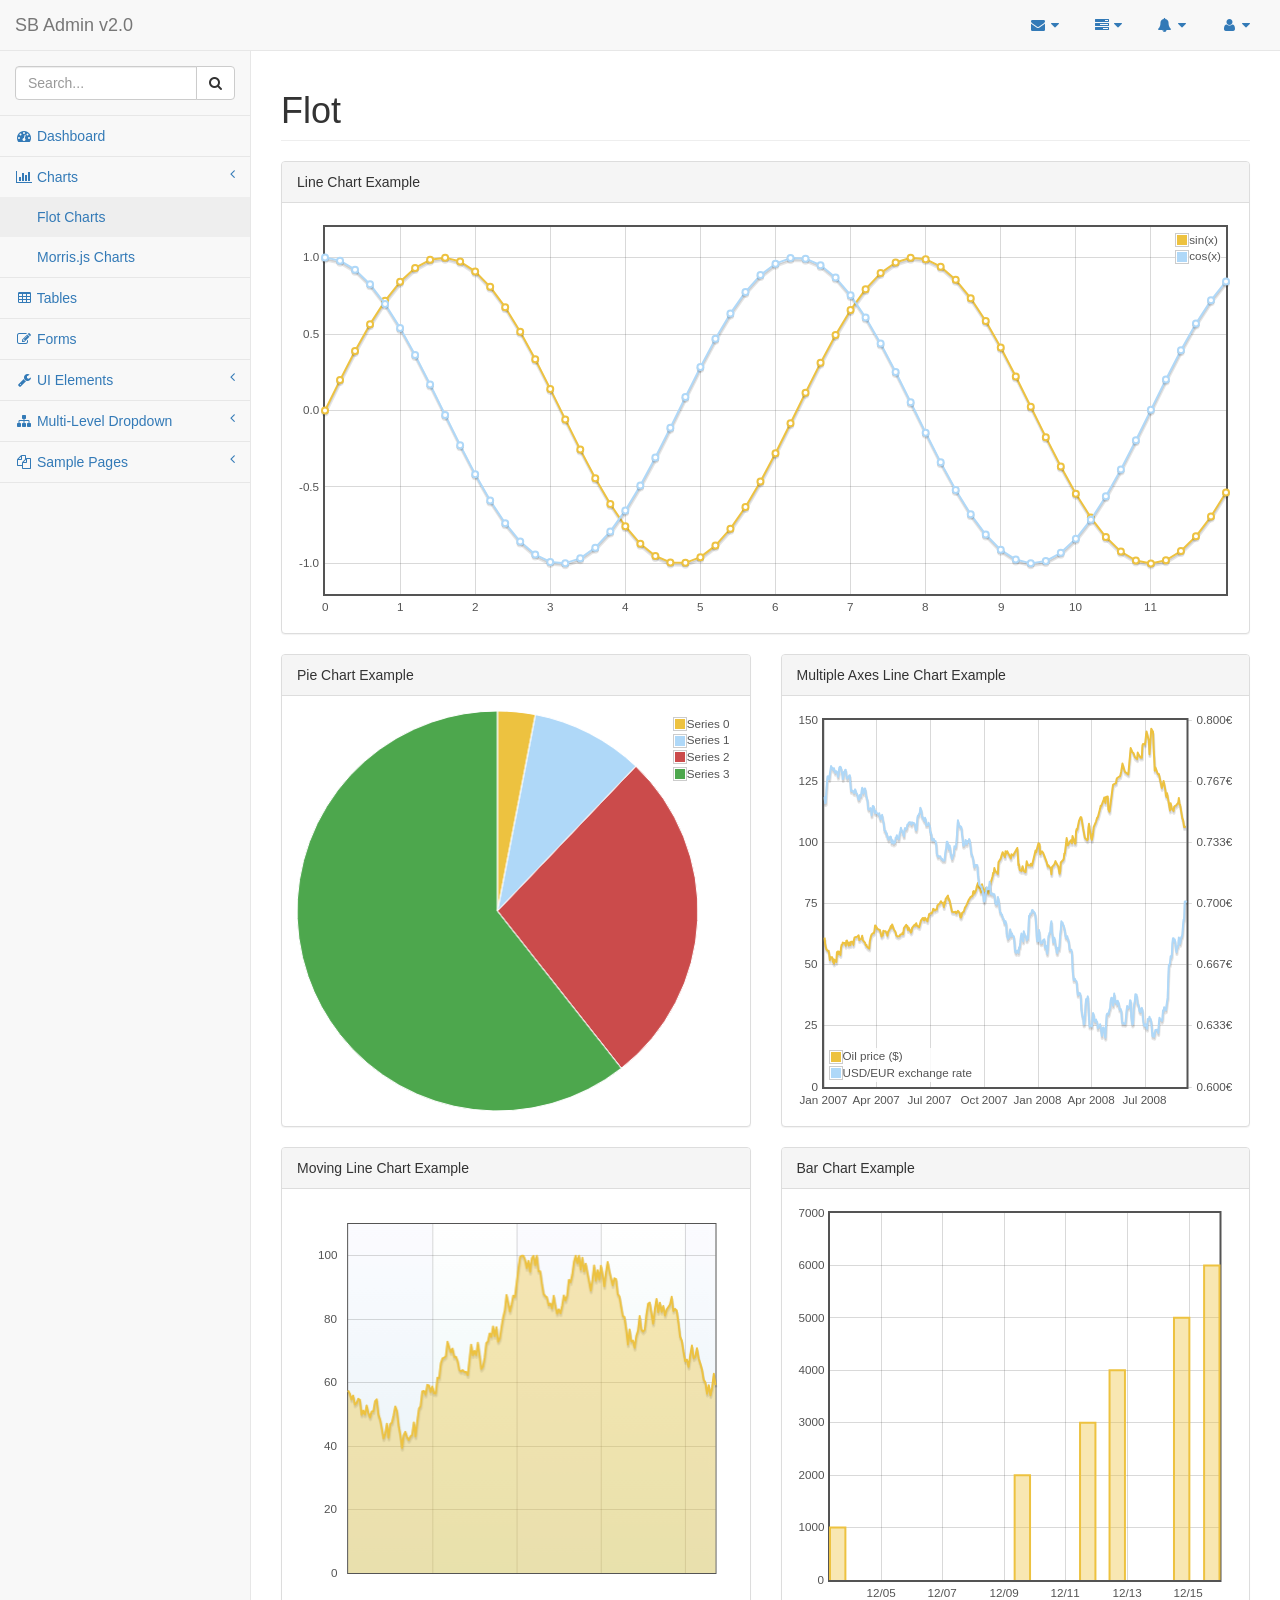
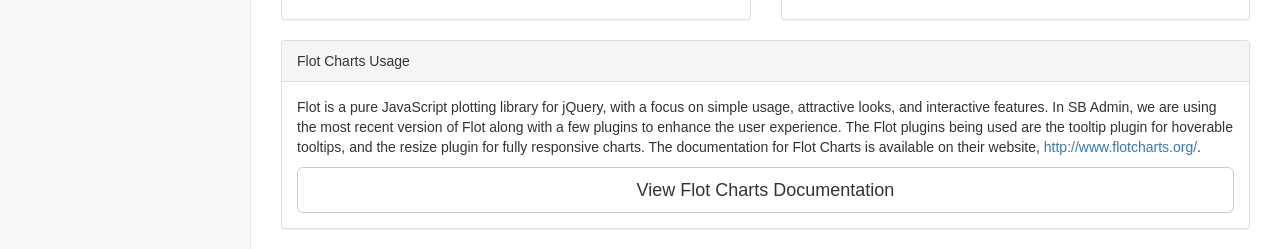
<file: src/tem_assets/pages/flot.html>
<!DOCTYPE html>
<html lang="en">

<head>

    <meta charset="utf-8">
    <meta http-equiv="X-UA-Compatible" content="IE=edge">
    <meta name="viewport" content="width=device-width, initial-scale=1">
    <meta name="description" content="">
    <meta name="author" content="">

    <title>SB Admin 2 - Bootstrap Admin Theme</title>

    <!-- Bootstrap Core CSS -->
    <link href="../vendor/bootstrap/css/bootstrap.min.css" rel="stylesheet">

    <!-- MetisMenu CSS -->
    <link href="../vendor/metisMenu/metisMenu.min.css" rel="stylesheet">

    <!-- Custom CSS -->
    <link href="../dist/css/sb-admin-2.css" rel="stylesheet">

    <!-- Morris Charts CSS -->
    <link href="../vendor/morrisjs/morris.css" rel="stylesheet">

    <!-- Custom Fonts -->
    <link href="../vendor/font-awesome/css/font-awesome.min.css" rel="stylesheet" type="text/css">

    <!-- HTML5 Shim and Respond.js IE8 support of HTML5 elements and media queries -->
    <!-- WARNING: Respond.js doesn't work if you view the page via file:// -->
    <!--[if lt IE 9]>
        <script src="https://oss.maxcdn.com/libs/html5shiv/3.7.0/html5shiv.js"></script>
        <script src="https://oss.maxcdn.com/libs/respond.js/1.4.2/respond.min.js"></script>
    <![endif]-->

</head>

<body>

    <div id="wrapper">

        <!-- Navigation -->
        <nav class="navbar navbar-default navbar-static-top" role="navigation" style="margin-bottom: 0">
            <div class="navbar-header">
                <button type="button" class="navbar-toggle" data-toggle="collapse" data-target=".navbar-collapse">
                    <span class="sr-only">Toggle navigation</span>
                    <span class="icon-bar"></span>
                    <span class="icon-bar"></span>
                    <span class="icon-bar"></span>
                </button>
                <a class="navbar-brand" href="index.html">SB Admin v2.0</a>
            </div>
            <!-- /.navbar-header -->

            <ul class="nav navbar-top-links navbar-right">
                <li class="dropdown">
                    <a class="dropdown-toggle" data-toggle="dropdown" href="#">
                        <i class="fa fa-envelope fa-fw"></i> <i class="fa fa-caret-down"></i>
                    </a>
                    <ul class="dropdown-menu dropdown-messages">
                        <li>
                            <a href="#">
                                <div>
                                    <strong>John Smith</strong>
                                    <span class="pull-right text-muted">
                                        <em>Yesterday</em>
                                    </span>
                                </div>
                                <div>Lorem ipsum dolor sit amet, consectetur adipiscing elit. Pellentesque eleifend...</div>
                            </a>
                        </li>
                        <li class="divider"></li>
                        <li>
                            <a href="#">
                                <div>
                                    <strong>John Smith</strong>
                                    <span class="pull-right text-muted">
                                        <em>Yesterday</em>
                                    </span>
                                </div>
                                <div>Lorem ipsum dolor sit amet, consectetur adipiscing elit. Pellentesque eleifend...</div>
                            </a>
                        </li>
                        <li class="divider"></li>
                        <li>
                            <a href="#">
                                <div>
                                    <strong>John Smith</strong>
                                    <span class="pull-right text-muted">
                                        <em>Yesterday</em>
                                    </span>
                                </div>
                                <div>Lorem ipsum dolor sit amet, consectetur adipiscing elit. Pellentesque eleifend...</div>
                            </a>
                        </li>
                        <li class="divider"></li>
                        <li>
                            <a class="text-center" href="#">
                                <strong>Read All Messages</strong>
                                <i class="fa fa-angle-right"></i>
                            </a>
                        </li>
                    </ul>
                    <!-- /.dropdown-messages -->
                </li>
                <!-- /.dropdown -->
                <li class="dropdown">
                    <a class="dropdown-toggle" data-toggle="dropdown" href="#">
                        <i class="fa fa-tasks fa-fw"></i> <i class="fa fa-caret-down"></i>
                    </a>
                    <ul class="dropdown-menu dropdown-tasks">
                        <li>
                            <a href="#">
                                <div>
                                    <p>
                                        <strong>Task 1</strong>
                                        <span class="pull-right text-muted">40% Complete</span>
                                    </p>
                                    <div class="progress progress-striped active">
                                        <div class="progress-bar progress-bar-success" role="progressbar" aria-valuenow="40" aria-valuemin="0" aria-valuemax="100" style="width: 40%">
                                            <span class="sr-only">40% Complete (success)</span>
                                        </div>
                                    </div>
                                </div>
                            </a>
                        </li>
                        <li class="divider"></li>
                        <li>
                            <a href="#">
                                <div>
                                    <p>
                                        <strong>Task 2</strong>
                                        <span class="pull-right text-muted">20% Complete</span>
                                    </p>
                                    <div class="progress progress-striped active">
                                        <div class="progress-bar progress-bar-info" role="progressbar" aria-valuenow="20" aria-valuemin="0" aria-valuemax="100" style="width: 20%">
                                            <span class="sr-only">20% Complete</span>
                                        </div>
                                    </div>
                                </div>
                            </a>
                        </li>
                        <li class="divider"></li>
                        <li>
                            <a href="#">
                                <div>
                                    <p>
                                        <strong>Task 3</strong>
                                        <span class="pull-right text-muted">60% Complete</span>
                                    </p>
                                    <div class="progress progress-striped active">
                                        <div class="progress-bar progress-bar-warning" role="progressbar" aria-valuenow="60" aria-valuemin="0" aria-valuemax="100" style="width: 60%">
                                            <span class="sr-only">60% Complete (warning)</span>
                                        </div>
                                    </div>
                                </div>
                            </a>
                        </li>
                        <li class="divider"></li>
                        <li>
                            <a href="#">
                                <div>
                                    <p>
                                        <strong>Task 4</strong>
                                        <span class="pull-right text-muted">80% Complete</span>
                                    </p>
                                    <div class="progress progress-striped active">
                                        <div class="progress-bar progress-bar-danger" role="progressbar" aria-valuenow="80" aria-valuemin="0" aria-valuemax="100" style="width: 80%">
                                            <span class="sr-only">80% Complete (danger)</span>
                                        </div>
                                    </div>
                                </div>
                            </a>
                        </li>
                        <li class="divider"></li>
                        <li>
                            <a class="text-center" href="#">
                                <strong>See All Tasks</strong>
                                <i class="fa fa-angle-right"></i>
                            </a>
                        </li>
                    </ul>
                    <!-- /.dropdown-tasks -->
                </li>
                <!-- /.dropdown -->
                <li class="dropdown">
                    <a class="dropdown-toggle" data-toggle="dropdown" href="#">
                        <i class="fa fa-bell fa-fw"></i> <i class="fa fa-caret-down"></i>
                    </a>
                    <ul class="dropdown-menu dropdown-alerts">
                        <li>
                            <a href="#">
                                <div>
                                    <i class="fa fa-comment fa-fw"></i> New Comment
                                    <span class="pull-right text-muted small">4 minutes ago</span>
                                </div>
                            </a>
                        </li>
                        <li class="divider"></li>
                        <li>
                            <a href="#">
                                <div>
                                    <i class="fa fa-twitter fa-fw"></i> 3 New Followers
                                    <span class="pull-right text-muted small">12 minutes ago</span>
                                </div>
                            </a>
                        </li>
                        <li class="divider"></li>
                        <li>
                            <a href="#">
                                <div>
                                    <i class="fa fa-envelope fa-fw"></i> Message Sent
                                    <span class="pull-right text-muted small">4 minutes ago</span>
                                </div>
                            </a>
                        </li>
                        <li class="divider"></li>
                        <li>
                            <a href="#">
                                <div>
                                    <i class="fa fa-tasks fa-fw"></i> New Task
                                    <span class="pull-right text-muted small">4 minutes ago</span>
                                </div>
                            </a>
                        </li>
                        <li class="divider"></li>
                        <li>
                            <a href="#">
                                <div>
                                    <i class="fa fa-upload fa-fw"></i> Server Rebooted
                                    <span class="pull-right text-muted small">4 minutes ago</span>
                                </div>
                            </a>
                        </li>
                        <li class="divider"></li>
                        <li>
                            <a class="text-center" href="#">
                                <strong>See All Alerts</strong>
                                <i class="fa fa-angle-right"></i>
                            </a>
                        </li>
                    </ul>
                    <!-- /.dropdown-alerts -->
                </li>
                <!-- /.dropdown -->
                <li class="dropdown">
                    <a class="dropdown-toggle" data-toggle="dropdown" href="#">
                        <i class="fa fa-user fa-fw"></i> <i class="fa fa-caret-down"></i>
                    </a>
                    <ul class="dropdown-menu dropdown-user">
                        <li><a href="#"><i class="fa fa-user fa-fw"></i> User Profile</a>
                        </li>
                        <li><a href="#"><i class="fa fa-gear fa-fw"></i> Settings</a>
                        </li>
                        <li class="divider"></li>
                        <li><a href="login.html"><i class="fa fa-sign-out fa-fw"></i> Logout</a>
                        </li>
                    </ul>
                    <!-- /.dropdown-user -->
                </li>
                <!-- /.dropdown -->
            </ul>
            <!-- /.navbar-top-links -->

            <div class="navbar-default sidebar" role="navigation">
                <div class="sidebar-nav navbar-collapse">
                    <ul class="nav" id="side-menu">
                        <li class="sidebar-search">
                            <div class="input-group custom-search-form">
                                <input type="text" class="form-control" placeholder="Search...">
                                <span class="input-group-btn">
                                <button class="btn btn-default" type="button">
                                    <i class="fa fa-search"></i>
                                </button>
                            </span>
                            </div>
                            <!-- /input-group -->
                        </li>
                        <li>
                            <a href="index.html"><i class="fa fa-dashboard fa-fw"></i> Dashboard</a>
                        </li>
                        <li>
                            <a href="#"><i class="fa fa-bar-chart-o fa-fw"></i> Charts<span class="fa arrow"></span></a>
                            <ul class="nav nav-second-level">
                                <li>
                                    <a href="flot.html">Flot Charts</a>
                                </li>
                                <li>
                                    <a href="morris.html">Morris.js Charts</a>
                                </li>
                            </ul>
                            <!-- /.nav-second-level -->
                        </li>
                        <li>
                            <a href="tables.html"><i class="fa fa-table fa-fw"></i> Tables</a>
                        </li>
                        <li>
                            <a href="forms.html"><i class="fa fa-edit fa-fw"></i> Forms</a>
                        </li>
                        <li>
                            <a href="#"><i class="fa fa-wrench fa-fw"></i> UI Elements<span class="fa arrow"></span></a>
                            <ul class="nav nav-second-level">
                                <li>
                                    <a href="panels-wells.html">Panels and Wells</a>
                                </li>
                                <li>
                                    <a href="buttons.html">Buttons</a>
                                </li>
                                <li>
                                    <a href="notifications.html">Notifications</a>
                                </li>
                                <li>
                                    <a href="typography.html">Typography</a>
                                </li>
                                <li>
                                    <a href="icons.html"> Icons</a>
                                </li>
                                <li>
                                    <a href="grid.html">Grid</a>
                                </li>
                            </ul>
                            <!-- /.nav-second-level -->
                        </li>
                        <li>
                            <a href="#"><i class="fa fa-sitemap fa-fw"></i> Multi-Level Dropdown<span class="fa arrow"></span></a>
                            <ul class="nav nav-second-level">
                                <li>
                                    <a href="#">Second Level Item</a>
                                </li>
                                <li>
                                    <a href="#">Second Level Item</a>
                                </li>
                                <li>
                                    <a href="#">Third Level <span class="fa arrow"></span></a>
                                    <ul class="nav nav-third-level">
                                        <li>
                                            <a href="#">Third Level Item</a>
                                        </li>
                                        <li>
                                            <a href="#">Third Level Item</a>
                                        </li>
                                        <li>
                                            <a href="#">Third Level Item</a>
                                        </li>
                                        <li>
                                            <a href="#">Third Level Item</a>
                                        </li>
                                    </ul>
                                    <!-- /.nav-third-level -->
                                </li>
                            </ul>
                            <!-- /.nav-second-level -->
                        </li>
                        <li>
                            <a href="#"><i class="fa fa-files-o fa-fw"></i> Sample Pages<span class="fa arrow"></span></a>
                            <ul class="nav nav-second-level">
                                <li>
                                    <a href="blank.html">Blank Page</a>
                                </li>
                                <li>
                                    <a href="login.html">Login Page</a>
                                </li>
                            </ul>
                            <!-- /.nav-second-level -->
                        </li>
                    </ul>
                </div>
                <!-- /.sidebar-collapse -->
            </div>
            <!-- /.navbar-static-side -->
        </nav>

        <div id="page-wrapper">
            <div class="row">
                <div class="col-lg-12">
                    <h1 class="page-header">Flot</h1>
                </div>
                <!-- /.col-lg-12 -->
            </div>
            <!-- /.row -->
            <div class="row">
                <div class="col-lg-12">
                    <div class="panel panel-default">
                        <div class="panel-heading">
                            Line Chart Example
                        </div>
                        <!-- /.panel-heading -->
                        <div class="panel-body">
                            <div class="flot-chart">
                                <div class="flot-chart-content" id="flot-line-chart"></div>
                            </div>
                        </div>
                        <!-- /.panel-body -->
                    </div>
                    <!-- /.panel -->
                </div>
                <!-- /.col-lg-12 -->
                <div class="col-lg-6">
                    <div class="panel panel-default">
                        <div class="panel-heading">
                            Pie Chart Example
                        </div>
                        <!-- /.panel-heading -->
                        <div class="panel-body">
                            <div class="flot-chart">
                                <div class="flot-chart-content" id="flot-pie-chart"></div>
                            </div>
                        </div>
                        <!-- /.panel-body -->
                    </div>
                    <!-- /.panel -->
                </div>
                <!-- /.col-lg-6 -->
                <div class="col-lg-6">
                    <div class="panel panel-default">
                        <div class="panel-heading">
                            Multiple Axes Line Chart Example
                        </div>
                        <!-- /.panel-heading -->
                        <div class="panel-body">
                            <div class="flot-chart">
                                <div class="flot-chart-content" id="flot-line-chart-multi"></div>
                            </div>
                        </div>
                        <!-- /.panel-body -->
                    </div>
                    <!-- /.panel -->
                </div>
                <!-- /.col-lg-6 -->
                <div class="col-lg-6">
                    <div class="panel panel-default">
                        <div class="panel-heading">
                            Moving Line Chart Example
                        </div>
                        <!-- /.panel-heading -->
                        <div class="panel-body">
                            <div class="flot-chart">
                                <div class="flot-chart-content" id="flot-line-chart-moving"></div>
                            </div>
                        </div>
                        <!-- /.panel-body -->
                    </div>
                    <!-- /.panel -->
                </div>
                <!-- /.col-lg-6 -->
                <div class="col-lg-6">
                    <div class="panel panel-default">
                        <div class="panel-heading">
                            Bar Chart Example
                        </div>
                        <!-- /.panel-heading -->
                        <div class="panel-body">
                            <div class="flot-chart">
                                <div class="flot-chart-content" id="flot-bar-chart"></div>
                            </div>
                        </div>
                        <!-- /.panel-body -->
                    </div>
                    <!-- /.panel -->
                </div>
                <!-- /.col-lg-6 -->
                <div class="col-lg-12">
                    <div class="panel panel-default">
                        <div class="panel-heading">
                            Flot Charts Usage
                        </div>
                        <!-- /.panel-heading -->
                        <div class="panel-body">
                            <p>Flot is a pure JavaScript plotting library for jQuery, with a focus on simple usage, attractive looks, and interactive features. In SB Admin, we are using the most recent version of Flot along with a few plugins to enhance the user experience. The Flot plugins being used are the tooltip plugin for hoverable tooltips, and the resize plugin for fully responsive charts. The documentation for Flot Charts is available on their website, <a target="_blank" href="http://www.flotcharts.org/">http://www.flotcharts.org/</a>.</p>
                            <a target="_blank" class="btn btn-default btn-lg btn-block" href="http://www.flotcharts.org/">View Flot Charts Documentation</a>
                        </div>
                        <!-- /.panel-body -->
                    </div>
                    <!-- /.panel -->
                </div>
                <!-- /.col-lg-6 -->
            </div>
            <!-- /.row -->
        </div>
        <!-- /#page-wrapper -->

    </div>
    <!-- /#wrapper -->

    <!-- jQuery -->
    <script src="../vendor/jquery/jquery.min.js"></script>

    <!-- Bootstrap Core JavaScript -->
    <script src="../vendor/bootstrap/js/bootstrap.min.js"></script>

    <!-- Metis Menu Plugin JavaScript -->
    <script src="../vendor/metisMenu/metisMenu.min.js"></script>

    <!-- Flot Charts JavaScript -->
    <script src="../vendor/flot/excanvas.min.js"></script>
    <script src="../vendor/flot/jquery.flot.js"></script>
    <script src="../vendor/flot/jquery.flot.pie.js"></script>
    <script src="../vendor/flot/jquery.flot.resize.js"></script>
    <script src="../vendor/flot/jquery.flot.time.js"></script>
    <script src="../vendor/flot-tooltip/jquery.flot.tooltip.min.js"></script>
    <script src="../data/flot-data.js"></script>

    <!-- Custom Theme JavaScript -->
    <script src="../dist/js/sb-admin-2.js"></script>

</body>

</html>
</file>
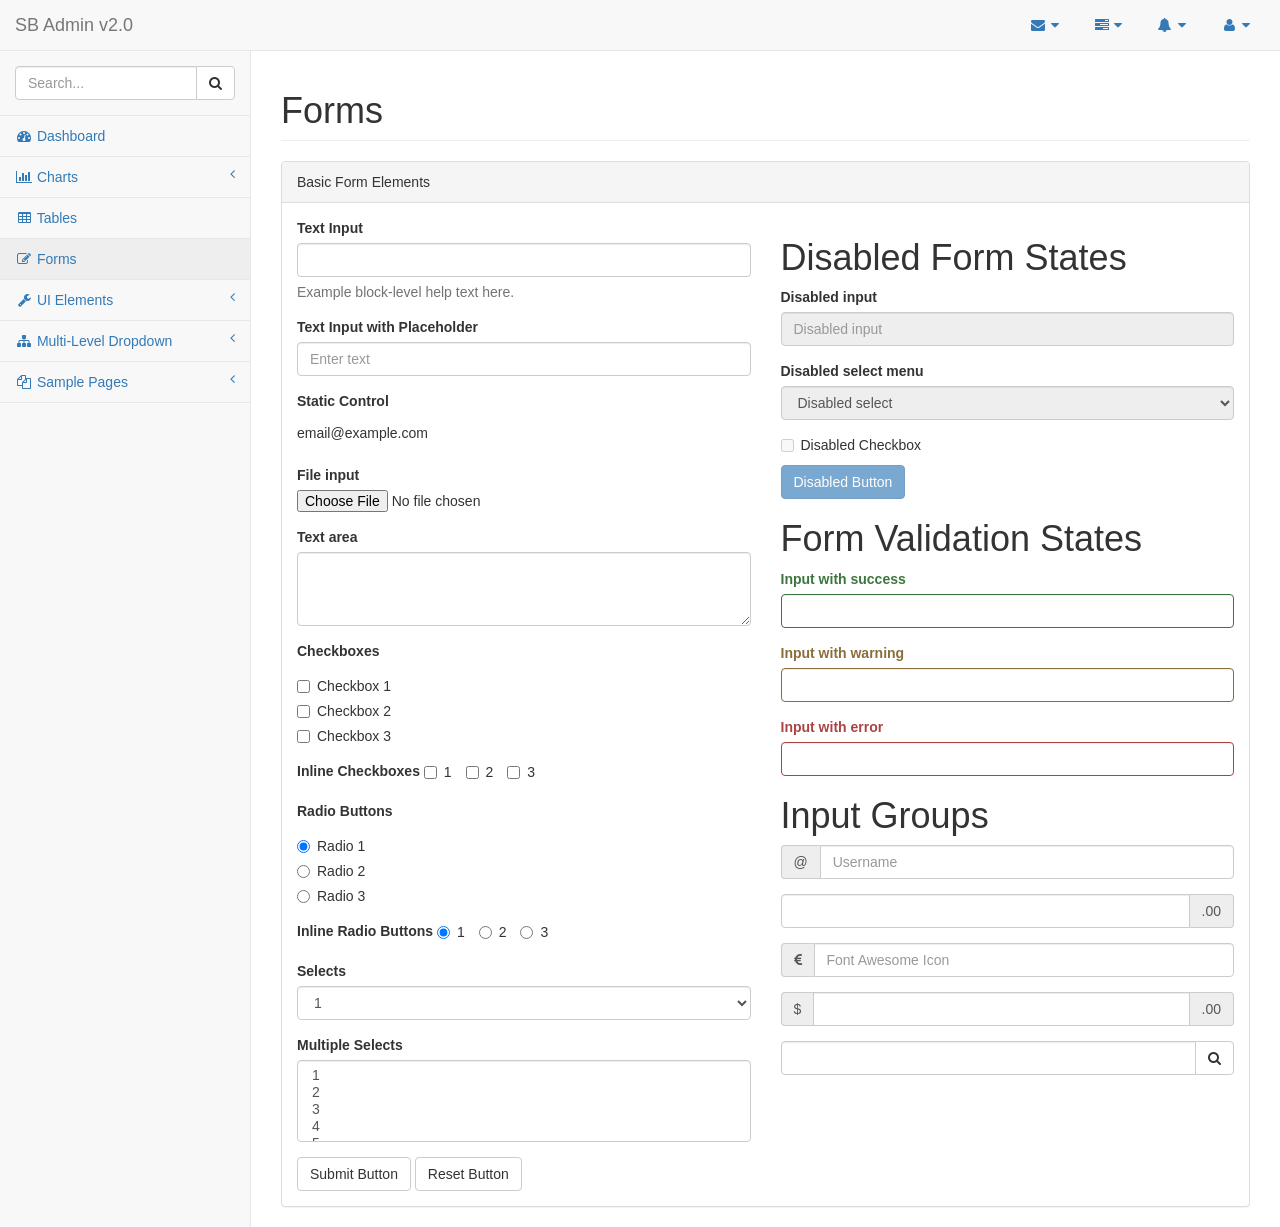
<file: src/tem_assets/pages/forms.html>
<!DOCTYPE html>
<html lang="en">

<head>

    <meta charset="utf-8">
    <meta http-equiv="X-UA-Compatible" content="IE=edge">
    <meta name="viewport" content="width=device-width, initial-scale=1">
    <meta name="description" content="">
    <meta name="author" content="">

    <title>SB Admin 2 - Bootstrap Admin Theme</title>

    <!-- Bootstrap Core CSS -->
    <link href="../vendor/bootstrap/css/bootstrap.min.css" rel="stylesheet">

    <!-- MetisMenu CSS -->
    <link href="../vendor/metisMenu/metisMenu.min.css" rel="stylesheet">

    <!-- Custom CSS -->
    <link href="../dist/css/sb-admin-2.css" rel="stylesheet">

    <!-- Custom Fonts -->
    <link href="../vendor/font-awesome/css/font-awesome.min.css" rel="stylesheet" type="text/css">

    <!-- HTML5 Shim and Respond.js IE8 support of HTML5 elements and media queries -->
    <!-- WARNING: Respond.js doesn't work if you view the page via file:// -->
    <!--[if lt IE 9]>
        <script src="https://oss.maxcdn.com/libs/html5shiv/3.7.0/html5shiv.js"></script>
        <script src="https://oss.maxcdn.com/libs/respond.js/1.4.2/respond.min.js"></script>
    <![endif]-->

</head>

<body>

    <div id="wrapper">

        <!-- Navigation -->
        <nav class="navbar navbar-default navbar-static-top" role="navigation" style="margin-bottom: 0">
            <div class="navbar-header">
                <button type="button" class="navbar-toggle" data-toggle="collapse" data-target=".navbar-collapse">
                    <span class="sr-only">Toggle navigation</span>
                    <span class="icon-bar"></span>
                    <span class="icon-bar"></span>
                    <span class="icon-bar"></span>
                </button>
                <a class="navbar-brand" href="index.html">SB Admin v2.0</a>
            </div>
            <!-- /.navbar-header -->

            <ul class="nav navbar-top-links navbar-right">
                <li class="dropdown">
                    <a class="dropdown-toggle" data-toggle="dropdown" href="#">
                        <i class="fa fa-envelope fa-fw"></i> <i class="fa fa-caret-down"></i>
                    </a>
                    <ul class="dropdown-menu dropdown-messages">
                        <li>
                            <a href="#">
                                <div>
                                    <strong>John Smith</strong>
                                    <span class="pull-right text-muted">
                                        <em>Yesterday</em>
                                    </span>
                                </div>
                                <div>Lorem ipsum dolor sit amet, consectetur adipiscing elit. Pellentesque eleifend...</div>
                            </a>
                        </li>
                        <li class="divider"></li>
                        <li>
                            <a href="#">
                                <div>
                                    <strong>John Smith</strong>
                                    <span class="pull-right text-muted">
                                        <em>Yesterday</em>
                                    </span>
                                </div>
                                <div>Lorem ipsum dolor sit amet, consectetur adipiscing elit. Pellentesque eleifend...</div>
                            </a>
                        </li>
                        <li class="divider"></li>
                        <li>
                            <a href="#">
                                <div>
                                    <strong>John Smith</strong>
                                    <span class="pull-right text-muted">
                                        <em>Yesterday</em>
                                    </span>
                                </div>
                                <div>Lorem ipsum dolor sit amet, consectetur adipiscing elit. Pellentesque eleifend...</div>
                            </a>
                        </li>
                        <li class="divider"></li>
                        <li>
                            <a class="text-center" href="#">
                                <strong>Read All Messages</strong>
                                <i class="fa fa-angle-right"></i>
                            </a>
                        </li>
                    </ul>
                    <!-- /.dropdown-messages -->
                </li>
                <!-- /.dropdown -->
                <li class="dropdown">
                    <a class="dropdown-toggle" data-toggle="dropdown" href="#">
                        <i class="fa fa-tasks fa-fw"></i> <i class="fa fa-caret-down"></i>
                    </a>
                    <ul class="dropdown-menu dropdown-tasks">
                        <li>
                            <a href="#">
                                <div>
                                    <p>
                                        <strong>Task 1</strong>
                                        <span class="pull-right text-muted">40% Complete</span>
                                    </p>
                                    <div class="progress progress-striped active">
                                        <div class="progress-bar progress-bar-success" role="progressbar" aria-valuenow="40" aria-valuemin="0" aria-valuemax="100" style="width: 40%">
                                            <span class="sr-only">40% Complete (success)</span>
                                        </div>
                                    </div>
                                </div>
                            </a>
                        </li>
                        <li class="divider"></li>
                        <li>
                            <a href="#">
                                <div>
                                    <p>
                                        <strong>Task 2</strong>
                                        <span class="pull-right text-muted">20% Complete</span>
                                    </p>
                                    <div class="progress progress-striped active">
                                        <div class="progress-bar progress-bar-info" role="progressbar" aria-valuenow="20" aria-valuemin="0" aria-valuemax="100" style="width: 20%">
                                            <span class="sr-only">20% Complete</span>
                                        </div>
                                    </div>
                                </div>
                            </a>
                        </li>
                        <li class="divider"></li>
                        <li>
                            <a href="#">
                                <div>
                                    <p>
                                        <strong>Task 3</strong>
                                        <span class="pull-right text-muted">60% Complete</span>
                                    </p>
                                    <div class="progress progress-striped active">
                                        <div class="progress-bar progress-bar-warning" role="progressbar" aria-valuenow="60" aria-valuemin="0" aria-valuemax="100" style="width: 60%">
                                            <span class="sr-only">60% Complete (warning)</span>
                                        </div>
                                    </div>
                                </div>
                            </a>
                        </li>
                        <li class="divider"></li>
                        <li>
                            <a href="#">
                                <div>
                                    <p>
                                        <strong>Task 4</strong>
                                        <span class="pull-right text-muted">80% Complete</span>
                                    </p>
                                    <div class="progress progress-striped active">
                                        <div class="progress-bar progress-bar-danger" role="progressbar" aria-valuenow="80" aria-valuemin="0" aria-valuemax="100" style="width: 80%">
                                            <span class="sr-only">80% Complete (danger)</span>
                                        </div>
                                    </div>
                                </div>
                            </a>
                        </li>
                        <li class="divider"></li>
                        <li>
                            <a class="text-center" href="#">
                                <strong>See All Tasks</strong>
                                <i class="fa fa-angle-right"></i>
                            </a>
                        </li>
                    </ul>
                    <!-- /.dropdown-tasks -->
                </li>
                <!-- /.dropdown -->
                <li class="dropdown">
                    <a class="dropdown-toggle" data-toggle="dropdown" href="#">
                        <i class="fa fa-bell fa-fw"></i> <i class="fa fa-caret-down"></i>
                    </a>
                    <ul class="dropdown-menu dropdown-alerts">
                        <li>
                            <a href="#">
                                <div>
                                    <i class="fa fa-comment fa-fw"></i> New Comment
                                    <span class="pull-right text-muted small">4 minutes ago</span>
                                </div>
                            </a>
                        </li>
                        <li class="divider"></li>
                        <li>
                            <a href="#">
                                <div>
                                    <i class="fa fa-twitter fa-fw"></i> 3 New Followers
                                    <span class="pull-right text-muted small">12 minutes ago</span>
                                </div>
                            </a>
                        </li>
                        <li class="divider"></li>
                        <li>
                            <a href="#">
                                <div>
                                    <i class="fa fa-envelope fa-fw"></i> Message Sent
                                    <span class="pull-right text-muted small">4 minutes ago</span>
                                </div>
                            </a>
                        </li>
                        <li class="divider"></li>
                        <li>
                            <a href="#">
                                <div>
                                    <i class="fa fa-tasks fa-fw"></i> New Task
                                    <span class="pull-right text-muted small">4 minutes ago</span>
                                </div>
                            </a>
                        </li>
                        <li class="divider"></li>
                        <li>
                            <a href="#">
                                <div>
                                    <i class="fa fa-upload fa-fw"></i> Server Rebooted
                                    <span class="pull-right text-muted small">4 minutes ago</span>
                                </div>
                            </a>
                        </li>
                        <li class="divider"></li>
                        <li>
                            <a class="text-center" href="#">
                                <strong>See All Alerts</strong>
                                <i class="fa fa-angle-right"></i>
                            </a>
                        </li>
                    </ul>
                    <!-- /.dropdown-alerts -->
                </li>
                <!-- /.dropdown -->
                <li class="dropdown">
                    <a class="dropdown-toggle" data-toggle="dropdown" href="#">
                        <i class="fa fa-user fa-fw"></i> <i class="fa fa-caret-down"></i>
                    </a>
                    <ul class="dropdown-menu dropdown-user">
                        <li><a href="#"><i class="fa fa-user fa-fw"></i> User Profile</a>
                        </li>
                        <li><a href="#"><i class="fa fa-gear fa-fw"></i> Settings</a>
                        </li>
                        <li class="divider"></li>
                        <li><a href="login.html"><i class="fa fa-sign-out fa-fw"></i> Logout</a>
                        </li>
                    </ul>
                    <!-- /.dropdown-user -->
                </li>
                <!-- /.dropdown -->
            </ul>
            <!-- /.navbar-top-links -->

            <div class="navbar-default sidebar" role="navigation">
                <div class="sidebar-nav navbar-collapse">
                    <ul class="nav" id="side-menu">
                        <li class="sidebar-search">
                            <div class="input-group custom-search-form">
                                <input type="text" class="form-control" placeholder="Search...">
                                <span class="input-group-btn">
                                <button class="btn btn-default" type="button">
                                    <i class="fa fa-search"></i>
                                </button>
                            </span>
                            </div>
                            <!-- /input-group -->
                        </li>
                        <li>
                            <a href="index.html"><i class="fa fa-dashboard fa-fw"></i> Dashboard</a>
                        </li>
                        <li>
                            <a href="#"><i class="fa fa-bar-chart-o fa-fw"></i> Charts<span class="fa arrow"></span></a>
                            <ul class="nav nav-second-level">
                                <li>
                                    <a href="flot.html">Flot Charts</a>
                                </li>
                                <li>
                                    <a href="morris.html">Morris.js Charts</a>
                                </li>
                            </ul>
                            <!-- /.nav-second-level -->
                        </li>
                        <li>
                            <a href="tables.html"><i class="fa fa-table fa-fw"></i> Tables</a>
                        </li>
                        <li>
                            <a href="forms.html"><i class="fa fa-edit fa-fw"></i> Forms</a>
                        </li>
                        <li>
                            <a href="#"><i class="fa fa-wrench fa-fw"></i> UI Elements<span class="fa arrow"></span></a>
                            <ul class="nav nav-second-level">
                                <li>
                                    <a href="panels-wells.html">Panels and Wells</a>
                                </li>
                                <li>
                                    <a href="buttons.html">Buttons</a>
                                </li>
                                <li>
                                    <a href="notifications.html">Notifications</a>
                                </li>
                                <li>
                                    <a href="typography.html">Typography</a>
                                </li>
                                <li>
                                    <a href="icons.html"> Icons</a>
                                </li>
                                <li>
                                    <a href="grid.html">Grid</a>
                                </li>
                            </ul>
                            <!-- /.nav-second-level -->
                        </li>
                        <li>
                            <a href="#"><i class="fa fa-sitemap fa-fw"></i> Multi-Level Dropdown<span class="fa arrow"></span></a>
                            <ul class="nav nav-second-level">
                                <li>
                                    <a href="#">Second Level Item</a>
                                </li>
                                <li>
                                    <a href="#">Second Level Item</a>
                                </li>
                                <li>
                                    <a href="#">Third Level <span class="fa arrow"></span></a>
                                    <ul class="nav nav-third-level">
                                        <li>
                                            <a href="#">Third Level Item</a>
                                        </li>
                                        <li>
                                            <a href="#">Third Level Item</a>
                                        </li>
                                        <li>
                                            <a href="#">Third Level Item</a>
                                        </li>
                                        <li>
                                            <a href="#">Third Level Item</a>
                                        </li>
                                    </ul>
                                    <!-- /.nav-third-level -->
                                </li>
                            </ul>
                            <!-- /.nav-second-level -->
                        </li>
                        <li>
                            <a href="#"><i class="fa fa-files-o fa-fw"></i> Sample Pages<span class="fa arrow"></span></a>
                            <ul class="nav nav-second-level">
                                <li>
                                    <a href="blank.html">Blank Page</a>
                                </li>
                                <li>
                                    <a href="login.html">Login Page</a>
                                </li>
                            </ul>
                            <!-- /.nav-second-level -->
                        </li>
                    </ul>
                </div>
                <!-- /.sidebar-collapse -->
            </div>
            <!-- /.navbar-static-side -->
        </nav>

        <div id="page-wrapper">
            <div class="row">
                <div class="col-lg-12">
                    <h1 class="page-header">Forms</h1>
                </div>
                <!-- /.col-lg-12 -->
            </div>
            <!-- /.row -->
            <div class="row">
                <div class="col-lg-12">
                    <div class="panel panel-default">
                        <div class="panel-heading">
                            Basic Form Elements
                        </div>
                        <div class="panel-body">
                            <div class="row">
                                <div class="col-lg-6">
                                    <form role="form">
                                        <div class="form-group">
                                            <label>Text Input</label>
                                            <input class="form-control">
                                            <p class="help-block">Example block-level help text here.</p>
                                        </div>
                                        <div class="form-group">
                                            <label>Text Input with Placeholder</label>
                                            <input class="form-control" placeholder="Enter text">
                                        </div>
                                        <div class="form-group">
                                            <label>Static Control</label>
                                            <p class="form-control-static">email@example.com</p>
                                        </div>
                                        <div class="form-group">
                                            <label>File input</label>
                                            <input type="file">
                                        </div>
                                        <div class="form-group">
                                            <label>Text area</label>
                                            <textarea class="form-control" rows="3"></textarea>
                                        </div>
                                        <div class="form-group">
                                            <label>Checkboxes</label>
                                            <div class="checkbox">
                                                <label>
                                                    <input type="checkbox" value="">Checkbox 1
                                                </label>
                                            </div>
                                            <div class="checkbox">
                                                <label>
                                                    <input type="checkbox" value="">Checkbox 2
                                                </label>
                                            </div>
                                            <div class="checkbox">
                                                <label>
                                                    <input type="checkbox" value="">Checkbox 3
                                                </label>
                                            </div>
                                        </div>
                                        <div class="form-group">
                                            <label>Inline Checkboxes</label>
                                            <label class="checkbox-inline">
                                                <input type="checkbox">1
                                            </label>
                                            <label class="checkbox-inline">
                                                <input type="checkbox">2
                                            </label>
                                            <label class="checkbox-inline">
                                                <input type="checkbox">3
                                            </label>
                                        </div>
                                        <div class="form-group">
                                            <label>Radio Buttons</label>
                                            <div class="radio">
                                                <label>
                                                    <input type="radio" name="optionsRadios" id="optionsRadios1" value="option1" checked>Radio 1
                                                </label>
                                            </div>
                                            <div class="radio">
                                                <label>
                                                    <input type="radio" name="optionsRadios" id="optionsRadios2" value="option2">Radio 2
                                                </label>
                                            </div>
                                            <div class="radio">
                                                <label>
                                                    <input type="radio" name="optionsRadios" id="optionsRadios3" value="option3">Radio 3
                                                </label>
                                            </div>
                                        </div>
                                        <div class="form-group">
                                            <label>Inline Radio Buttons</label>
                                            <label class="radio-inline">
                                                <input type="radio" name="optionsRadiosInline" id="optionsRadiosInline1" value="option1" checked>1
                                            </label>
                                            <label class="radio-inline">
                                                <input type="radio" name="optionsRadiosInline" id="optionsRadiosInline2" value="option2">2
                                            </label>
                                            <label class="radio-inline">
                                                <input type="radio" name="optionsRadiosInline" id="optionsRadiosInline3" value="option3">3
                                            </label>
                                        </div>
                                        <div class="form-group">
                                            <label>Selects</label>
                                            <select class="form-control">
                                                <option>1</option>
                                                <option>2</option>
                                                <option>3</option>
                                                <option>4</option>
                                                <option>5</option>
                                            </select>
                                        </div>
                                        <div class="form-group">
                                            <label>Multiple Selects</label>
                                            <select multiple class="form-control">
                                                <option>1</option>
                                                <option>2</option>
                                                <option>3</option>
                                                <option>4</option>
                                                <option>5</option>
                                            </select>
                                        </div>
                                        <button type="submit" class="btn btn-default">Submit Button</button>
                                        <button type="reset" class="btn btn-default">Reset Button</button>
                                    </form>
                                </div>
                                <!-- /.col-lg-6 (nested) -->
                                <div class="col-lg-6">
                                    <h1>Disabled Form States</h1>
                                    <form role="form">
                                        <fieldset disabled>
                                            <div class="form-group">
                                                <label for="disabledSelect">Disabled input</label>
                                                <input class="form-control" id="disabledInput" type="text" placeholder="Disabled input" disabled>
                                            </div>
                                            <div class="form-group">
                                                <label for="disabledSelect">Disabled select menu</label>
                                                <select id="disabledSelect" class="form-control">
                                                    <option>Disabled select</option>
                                                </select>
                                            </div>
                                            <div class="checkbox">
                                                <label>
                                                    <input type="checkbox">Disabled Checkbox
                                                </label>
                                            </div>
                                            <button type="submit" class="btn btn-primary">Disabled Button</button>
                                        </fieldset>
                                    </form>
                                    <h1>Form Validation States</h1>
                                    <form role="form">
                                        <div class="form-group has-success">
                                            <label class="control-label" for="inputSuccess">Input with success</label>
                                            <input type="text" class="form-control" id="inputSuccess">
                                        </div>
                                        <div class="form-group has-warning">
                                            <label class="control-label" for="inputWarning">Input with warning</label>
                                            <input type="text" class="form-control" id="inputWarning">
                                        </div>
                                        <div class="form-group has-error">
                                            <label class="control-label" for="inputError">Input with error</label>
                                            <input type="text" class="form-control" id="inputError">
                                        </div>
                                    </form>
                                    <h1>Input Groups</h1>
                                    <form role="form">
                                        <div class="form-group input-group">
                                            <span class="input-group-addon">@</span>
                                            <input type="text" class="form-control" placeholder="Username">
                                        </div>
                                        <div class="form-group input-group">
                                            <input type="text" class="form-control">
                                            <span class="input-group-addon">.00</span>
                                        </div>
                                        <div class="form-group input-group">
                                            <span class="input-group-addon"><i class="fa fa-eur"></i>
                                            </span>
                                            <input type="text" class="form-control" placeholder="Font Awesome Icon">
                                        </div>
                                        <div class="form-group input-group">
                                            <span class="input-group-addon">$</span>
                                            <input type="text" class="form-control">
                                            <span class="input-group-addon">.00</span>
                                        </div>
                                        <div class="form-group input-group">
                                            <input type="text" class="form-control">
                                            <span class="input-group-btn">
                                                <button class="btn btn-default" type="button"><i class="fa fa-search"></i>
                                                </button>
                                            </span>
                                        </div>
                                    </form>
                                </div>
                                <!-- /.col-lg-6 (nested) -->
                            </div>
                            <!-- /.row (nested) -->
                        </div>
                        <!-- /.panel-body -->
                    </div>
                    <!-- /.panel -->
                </div>
                <!-- /.col-lg-12 -->
            </div>
            <!-- /.row -->
        </div>
        <!-- /#page-wrapper -->

    </div>
    <!-- /#wrapper -->

    <!-- jQuery -->
    <script src="../vendor/jquery/jquery.min.js"></script>

    <!-- Bootstrap Core JavaScript -->
    <script src="../vendor/bootstrap/js/bootstrap.min.js"></script>

    <!-- Metis Menu Plugin JavaScript -->
    <script src="../vendor/metisMenu/metisMenu.min.js"></script>

    <!-- Custom Theme JavaScript -->
    <script src="../dist/js/sb-admin-2.js"></script>

</body>

</html>
</file>
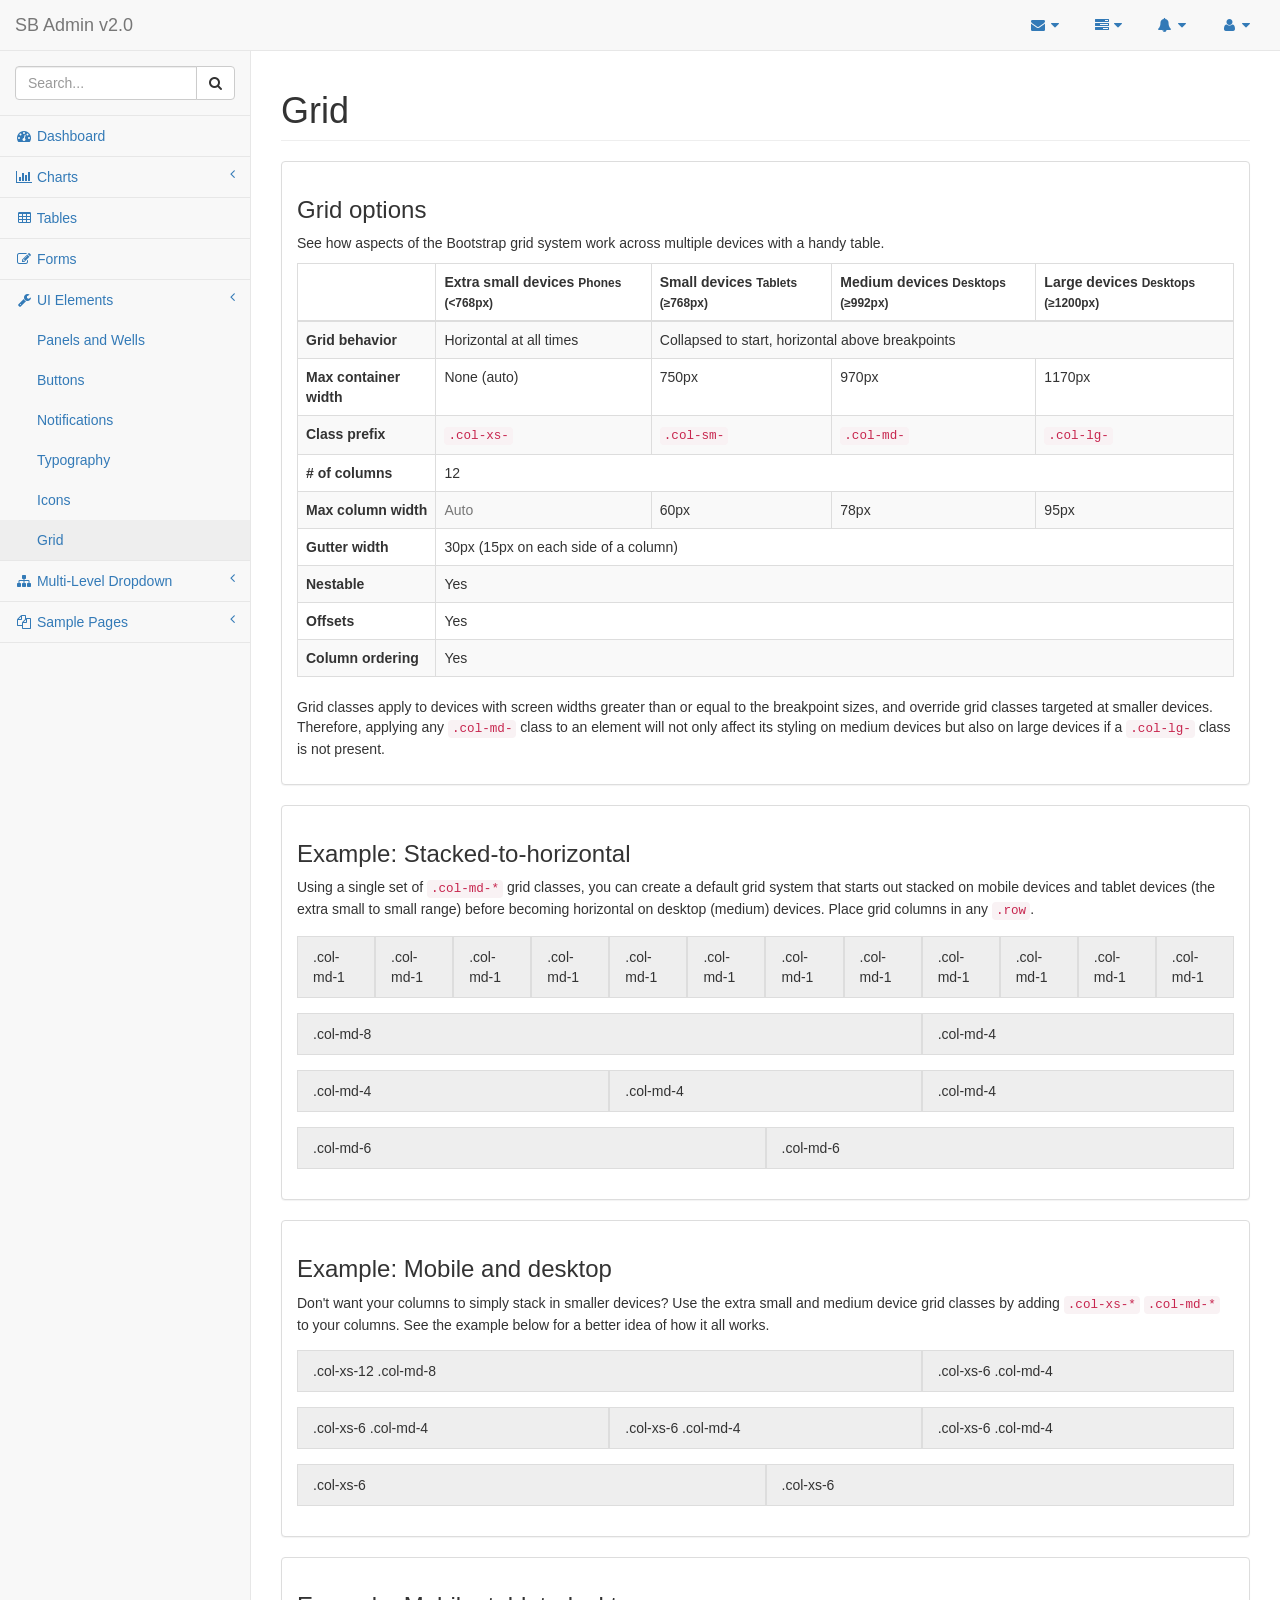
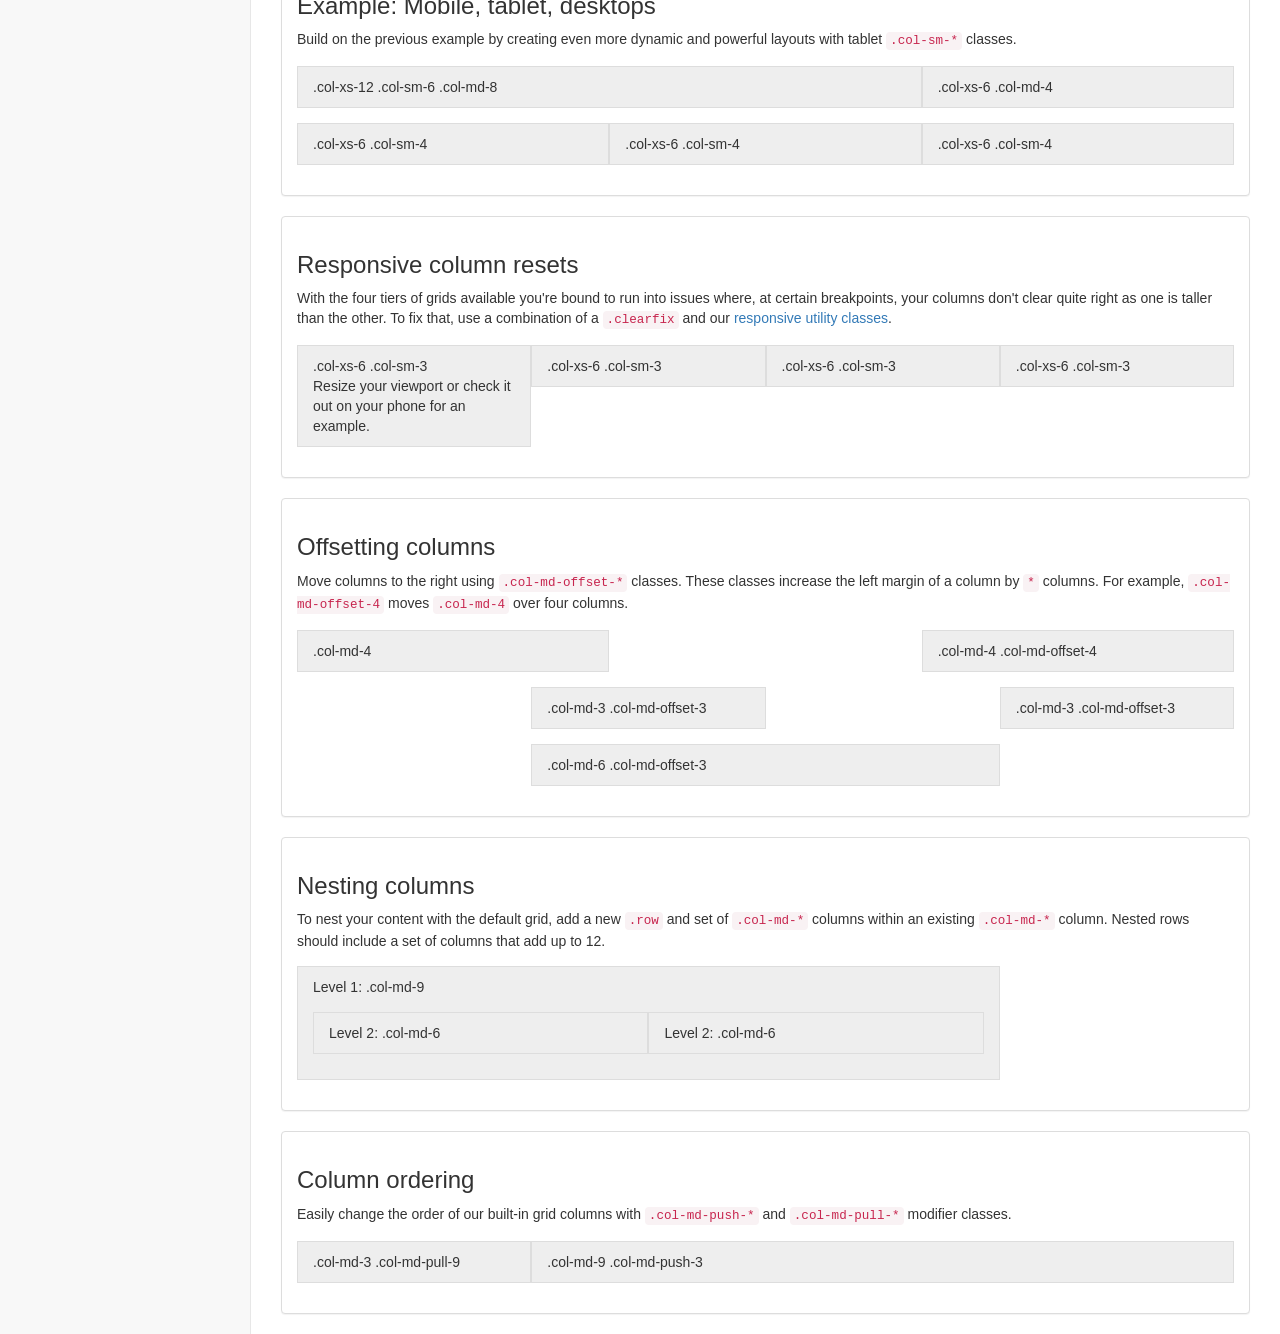
<file: src/tem_assets/pages/grid.html>
<!DOCTYPE html>
<html lang="en">

<head>

    <meta charset="utf-8">
    <meta http-equiv="X-UA-Compatible" content="IE=edge">
    <meta name="viewport" content="width=device-width, initial-scale=1">
    <meta name="description" content="">
    <meta name="author" content="">

    <title>SB Admin 2 - Bootstrap Admin Theme</title>

    <!-- Bootstrap Core CSS -->
    <link href="../vendor/bootstrap/css/bootstrap.min.css" rel="stylesheet">

    <!-- MetisMenu CSS -->
    <link href="../vendor/metisMenu/metisMenu.min.css" rel="stylesheet">

    <!-- Custom CSS -->
    <link href="../dist/css/sb-admin-2.css" rel="stylesheet">

    <!-- Custom Fonts -->
    <link href="../vendor/font-awesome/css/font-awesome.min.css" rel="stylesheet" type="text/css">

    <!-- HTML5 Shim and Respond.js IE8 support of HTML5 elements and media queries -->
    <!-- WARNING: Respond.js doesn't work if you view the page via file:// -->
    <!--[if lt IE 9]>
        <script src="https://oss.maxcdn.com/libs/html5shiv/3.7.0/html5shiv.js"></script>
        <script src="https://oss.maxcdn.com/libs/respond.js/1.4.2/respond.min.js"></script>
    <![endif]-->

</head>

<body>

    <div id="wrapper">

        <!-- Navigation -->
        <nav class="navbar navbar-default navbar-static-top" role="navigation" style="margin-bottom: 0">
            <div class="navbar-header">
                <button type="button" class="navbar-toggle" data-toggle="collapse" data-target=".navbar-collapse">
                    <span class="sr-only">Toggle navigation</span>
                    <span class="icon-bar"></span>
                    <span class="icon-bar"></span>
                    <span class="icon-bar"></span>
                </button>
                <a class="navbar-brand" href="index.html">SB Admin v2.0</a>
            </div>
            <!-- /.navbar-header -->

            <ul class="nav navbar-top-links navbar-right">
                <li class="dropdown">
                    <a class="dropdown-toggle" data-toggle="dropdown" href="#">
                        <i class="fa fa-envelope fa-fw"></i> <i class="fa fa-caret-down"></i>
                    </a>
                    <ul class="dropdown-menu dropdown-messages">
                        <li>
                            <a href="#">
                                <div>
                                    <strong>John Smith</strong>
                                    <span class="pull-right text-muted">
                                        <em>Yesterday</em>
                                    </span>
                                </div>
                                <div>Lorem ipsum dolor sit amet, consectetur adipiscing elit. Pellentesque eleifend...</div>
                            </a>
                        </li>
                        <li class="divider"></li>
                        <li>
                            <a href="#">
                                <div>
                                    <strong>John Smith</strong>
                                    <span class="pull-right text-muted">
                                        <em>Yesterday</em>
                                    </span>
                                </div>
                                <div>Lorem ipsum dolor sit amet, consectetur adipiscing elit. Pellentesque eleifend...</div>
                            </a>
                        </li>
                        <li class="divider"></li>
                        <li>
                            <a href="#">
                                <div>
                                    <strong>John Smith</strong>
                                    <span class="pull-right text-muted">
                                        <em>Yesterday</em>
                                    </span>
                                </div>
                                <div>Lorem ipsum dolor sit amet, consectetur adipiscing elit. Pellentesque eleifend...</div>
                            </a>
                        </li>
                        <li class="divider"></li>
                        <li>
                            <a class="text-center" href="#">
                                <strong>Read All Messages</strong>
                                <i class="fa fa-angle-right"></i>
                            </a>
                        </li>
                    </ul>
                    <!-- /.dropdown-messages -->
                </li>
                <!-- /.dropdown -->
                <li class="dropdown">
                    <a class="dropdown-toggle" data-toggle="dropdown" href="#">
                        <i class="fa fa-tasks fa-fw"></i> <i class="fa fa-caret-down"></i>
                    </a>
                    <ul class="dropdown-menu dropdown-tasks">
                        <li>
                            <a href="#">
                                <div>
                                    <p>
                                        <strong>Task 1</strong>
                                        <span class="pull-right text-muted">40% Complete</span>
                                    </p>
                                    <div class="progress progress-striped active">
                                        <div class="progress-bar progress-bar-success" role="progressbar" aria-valuenow="40" aria-valuemin="0" aria-valuemax="100" style="width: 40%">
                                            <span class="sr-only">40% Complete (success)</span>
                                        </div>
                                    </div>
                                </div>
                            </a>
                        </li>
                        <li class="divider"></li>
                        <li>
                            <a href="#">
                                <div>
                                    <p>
                                        <strong>Task 2</strong>
                                        <span class="pull-right text-muted">20% Complete</span>
                                    </p>
                                    <div class="progress progress-striped active">
                                        <div class="progress-bar progress-bar-info" role="progressbar" aria-valuenow="20" aria-valuemin="0" aria-valuemax="100" style="width: 20%">
                                            <span class="sr-only">20% Complete</span>
                                        </div>
                                    </div>
                                </div>
                            </a>
                        </li>
                        <li class="divider"></li>
                        <li>
                            <a href="#">
                                <div>
                                    <p>
                                        <strong>Task 3</strong>
                                        <span class="pull-right text-muted">60% Complete</span>
                                    </p>
                                    <div class="progress progress-striped active">
                                        <div class="progress-bar progress-bar-warning" role="progressbar" aria-valuenow="60" aria-valuemin="0" aria-valuemax="100" style="width: 60%">
                                            <span class="sr-only">60% Complete (warning)</span>
                                        </div>
                                    </div>
                                </div>
                            </a>
                        </li>
                        <li class="divider"></li>
                        <li>
                            <a href="#">
                                <div>
                                    <p>
                                        <strong>Task 4</strong>
                                        <span class="pull-right text-muted">80% Complete</span>
                                    </p>
                                    <div class="progress progress-striped active">
                                        <div class="progress-bar progress-bar-danger" role="progressbar" aria-valuenow="80" aria-valuemin="0" aria-valuemax="100" style="width: 80%">
                                            <span class="sr-only">80% Complete (danger)</span>
                                        </div>
                                    </div>
                                </div>
                            </a>
                        </li>
                        <li class="divider"></li>
                        <li>
                            <a class="text-center" href="#">
                                <strong>See All Tasks</strong>
                                <i class="fa fa-angle-right"></i>
                            </a>
                        </li>
                    </ul>
                    <!-- /.dropdown-tasks -->
                </li>
                <!-- /.dropdown -->
                <li class="dropdown">
                    <a class="dropdown-toggle" data-toggle="dropdown" href="#">
                        <i class="fa fa-bell fa-fw"></i> <i class="fa fa-caret-down"></i>
                    </a>
                    <ul class="dropdown-menu dropdown-alerts">
                        <li>
                            <a href="#">
                                <div>
                                    <i class="fa fa-comment fa-fw"></i> New Comment
                                    <span class="pull-right text-muted small">4 minutes ago</span>
                                </div>
                            </a>
                        </li>
                        <li class="divider"></li>
                        <li>
                            <a href="#">
                                <div>
                                    <i class="fa fa-twitter fa-fw"></i> 3 New Followers
                                    <span class="pull-right text-muted small">12 minutes ago</span>
                                </div>
                            </a>
                        </li>
                        <li class="divider"></li>
                        <li>
                            <a href="#">
                                <div>
                                    <i class="fa fa-envelope fa-fw"></i> Message Sent
                                    <span class="pull-right text-muted small">4 minutes ago</span>
                                </div>
                            </a>
                        </li>
                        <li class="divider"></li>
                        <li>
                            <a href="#">
                                <div>
                                    <i class="fa fa-tasks fa-fw"></i> New Task
                                    <span class="pull-right text-muted small">4 minutes ago</span>
                                </div>
                            </a>
                        </li>
                        <li class="divider"></li>
                        <li>
                            <a href="#">
                                <div>
                                    <i class="fa fa-upload fa-fw"></i> Server Rebooted
                                    <span class="pull-right text-muted small">4 minutes ago</span>
                                </div>
                            </a>
                        </li>
                        <li class="divider"></li>
                        <li>
                            <a class="text-center" href="#">
                                <strong>See All Alerts</strong>
                                <i class="fa fa-angle-right"></i>
                            </a>
                        </li>
                    </ul>
                    <!-- /.dropdown-alerts -->
                </li>
                <!-- /.dropdown -->
                <li class="dropdown">
                    <a class="dropdown-toggle" data-toggle="dropdown" href="#">
                        <i class="fa fa-user fa-fw"></i> <i class="fa fa-caret-down"></i>
                    </a>
                    <ul class="dropdown-menu dropdown-user">
                        <li><a href="#"><i class="fa fa-user fa-fw"></i> User Profile</a>
                        </li>
                        <li><a href="#"><i class="fa fa-gear fa-fw"></i> Settings</a>
                        </li>
                        <li class="divider"></li>
                        <li><a href="login.html"><i class="fa fa-sign-out fa-fw"></i> Logout</a>
                        </li>
                    </ul>
                    <!-- /.dropdown-user -->
                </li>
                <!-- /.dropdown -->
            </ul>
            <!-- /.navbar-top-links -->

            <div class="navbar-default sidebar" role="navigation">
                <div class="sidebar-nav navbar-collapse">
                    <ul class="nav" id="side-menu">
                        <li class="sidebar-search">
                            <div class="input-group custom-search-form">
                                <input type="text" class="form-control" placeholder="Search...">
                                <span class="input-group-btn">
                                <button class="btn btn-default" type="button">
                                    <i class="fa fa-search"></i>
                                </button>
                            </span>
                            </div>
                            <!-- /input-group -->
                        </li>
                        <li>
                            <a href="index.html"><i class="fa fa-dashboard fa-fw"></i> Dashboard</a>
                        </li>
                        <li>
                            <a href="#"><i class="fa fa-bar-chart-o fa-fw"></i> Charts<span class="fa arrow"></span></a>
                            <ul class="nav nav-second-level">
                                <li>
                                    <a href="flot.html">Flot Charts</a>
                                </li>
                                <li>
                                    <a href="morris.html">Morris.js Charts</a>
                                </li>
                            </ul>
                            <!-- /.nav-second-level -->
                        </li>
                        <li>
                            <a href="tables.html"><i class="fa fa-table fa-fw"></i> Tables</a>
                        </li>
                        <li>
                            <a href="forms.html"><i class="fa fa-edit fa-fw"></i> Forms</a>
                        </li>
                        <li>
                            <a href="#"><i class="fa fa-wrench fa-fw"></i> UI Elements<span class="fa arrow"></span></a>
                            <ul class="nav nav-second-level">
                                <li>
                                    <a href="panels-wells.html">Panels and Wells</a>
                                </li>
                                <li>
                                    <a href="buttons.html">Buttons</a>
                                </li>
                                <li>
                                    <a href="notifications.html">Notifications</a>
                                </li>
                                <li>
                                    <a href="typography.html">Typography</a>
                                </li>
                                <li>
                                    <a href="icons.html"> Icons</a>
                                </li>
                                <li>
                                    <a href="grid.html">Grid</a>
                                </li>
                            </ul>
                            <!-- /.nav-second-level -->
                        </li>
                        <li>
                            <a href="#"><i class="fa fa-sitemap fa-fw"></i> Multi-Level Dropdown<span class="fa arrow"></span></a>
                            <ul class="nav nav-second-level">
                                <li>
                                    <a href="#">Second Level Item</a>
                                </li>
                                <li>
                                    <a href="#">Second Level Item</a>
                                </li>
                                <li>
                                    <a href="#">Third Level <span class="fa arrow"></span></a>
                                    <ul class="nav nav-third-level">
                                        <li>
                                            <a href="#">Third Level Item</a>
                                        </li>
                                        <li>
                                            <a href="#">Third Level Item</a>
                                        </li>
                                        <li>
                                            <a href="#">Third Level Item</a>
                                        </li>
                                        <li>
                                            <a href="#">Third Level Item</a>
                                        </li>
                                    </ul>
                                    <!-- /.nav-third-level -->
                                </li>
                            </ul>
                            <!-- /.nav-second-level -->
                        </li>
                        <li>
                            <a href="#"><i class="fa fa-files-o fa-fw"></i> Sample Pages<span class="fa arrow"></span></a>
                            <ul class="nav nav-second-level">
                                <li>
                                    <a href="blank.html">Blank Page</a>
                                </li>
                                <li>
                                    <a href="login.html">Login Page</a>
                                </li>
                            </ul>
                            <!-- /.nav-second-level -->
                        </li>
                    </ul>
                </div>
                <!-- /.sidebar-collapse -->
            </div>
            <!-- /.navbar-static-side -->
        </nav>

        <div id="page-wrapper">
            <div class="row">
                <div class="col-lg-12">
                    <h1 class="page-header">Grid</h1>
                </div>
                <!-- /.col-lg-12 -->
            </div>
            <!-- /.row -->
            <div class="row">
                <div class="col-lg-12">
                    <div class="panel panel-default">
                        <div class="panel-body">
                            <h3>Grid options</h3>
                            <p>See how aspects of the Bootstrap grid system work across multiple devices with a handy table.</p>
                            <div class="table-responsive">
                                <table class="table table-bordered table-striped">
                                    <thead>
                                        <tr>
                                            <th></th>
                                            <th>
                                                Extra small devices
                                                <small>Phones (&lt;768px)</small>
                                            </th>
                                            <th>
                                                Small devices
                                                <small>Tablets (&ge;768px)</small>
                                            </th>
                                            <th>
                                                Medium devices
                                                <small>Desktops (&ge;992px)</small>
                                            </th>
                                            <th>
                                                Large devices
                                                <small>Desktops (&ge;1200px)</small>
                                            </th>
                                        </tr>
                                    </thead>
                                    <tbody>
                                        <tr>
                                            <th>Grid behavior</th>
                                            <td>Horizontal at all times</td>
                                            <td colspan="3">Collapsed to start, horizontal above breakpoints</td>
                                        </tr>
                                        <tr>
                                            <th>Max container width</th>
                                            <td>None (auto)</td>
                                            <td>750px</td>
                                            <td>970px</td>
                                            <td>1170px</td>
                                        </tr>
                                        <tr>
                                            <th>Class prefix</th>
                                            <td>
                                                <code>.col-xs-</code>
                                            </td>
                                            <td>
                                                <code>.col-sm-</code>
                                            </td>
                                            <td>
                                                <code>.col-md-</code>
                                            </td>
                                            <td>
                                                <code>.col-lg-</code>
                                            </td>
                                        </tr>
                                        <tr>
                                            <th># of columns</th>
                                            <td colspan="4">12</td>
                                        </tr>
                                        <tr>
                                            <th>Max column width</th>
                                            <td class="text-muted">Auto</td>
                                            <td>60px</td>
                                            <td>78px</td>
                                            <td>95px</td>
                                        </tr>
                                        <tr>
                                            <th>Gutter width</th>
                                            <td colspan="4">30px (15px on each side of a column)</td>
                                        </tr>
                                        <tr>
                                            <th>Nestable</th>
                                            <td colspan="4">Yes</td>
                                        </tr>
                                        <tr>
                                            <th>Offsets</th>
                                            <td colspan="4">Yes</td>
                                        </tr>
                                        <tr>
                                            <th>Column ordering</th>
                                            <td colspan="4">Yes</td>
                                        </tr>
                                    </tbody>
                                </table>
                            </div>
                            <p>Grid classes apply to devices with screen widths greater than or equal to the breakpoint sizes, and override grid classes targeted at smaller devices. Therefore, applying any
                                <code>.col-md-</code> class to an element will not only affect its styling on medium devices but also on large devices if a
                                <code>.col-lg-</code> class is not present.</p>
                        </div>
                    </div>
                </div>
                <!-- /.col-lg-12 -->
            </div>
            <!-- /.row -->

            <div class="row">
                <div class="col-lg-12">
                    <div class="panel panel-default">
                        <div class="panel-body">
                            <h3>Example: Stacked-to-horizontal</h3>
                            <p>Using a single set of
                                <code>.col-md-*</code> grid classes, you can create a default grid system that starts out stacked on mobile devices and tablet devices (the extra small to small range) before becoming horizontal on desktop (medium) devices. Place grid columns in any
                                <code>.row</code>.</p>
                            <div class="row show-grid">
                                <div class="col-md-1">.col-md-1</div>
                                <div class="col-md-1">.col-md-1</div>
                                <div class="col-md-1">.col-md-1</div>
                                <div class="col-md-1">.col-md-1</div>
                                <div class="col-md-1">.col-md-1</div>
                                <div class="col-md-1">.col-md-1</div>
                                <div class="col-md-1">.col-md-1</div>
                                <div class="col-md-1">.col-md-1</div>
                                <div class="col-md-1">.col-md-1</div>
                                <div class="col-md-1">.col-md-1</div>
                                <div class="col-md-1">.col-md-1</div>
                                <div class="col-md-1">.col-md-1</div>
                            </div>
                            <div class="row show-grid">
                                <div class="col-md-8">.col-md-8</div>
                                <div class="col-md-4">.col-md-4</div>
                            </div>
                            <div class="row show-grid">
                                <div class="col-md-4">.col-md-4</div>
                                <div class="col-md-4">.col-md-4</div>
                                <div class="col-md-4">.col-md-4</div>
                            </div>
                            <div class="row show-grid">
                                <div class="col-md-6">.col-md-6</div>
                                <div class="col-md-6">.col-md-6</div>
                            </div>
                        </div>
                    </div>
                </div>
                <!-- /.col-lg-12 -->
            </div>
            <!-- /.row -->

            <div class="row">
                <div class="col-lg-12">
                    <div class="panel panel-default">
                        <div class="panel-body">
                            <h3>Example: Mobile and desktop</h3>
                            <p>Don't want your columns to simply stack in smaller devices? Use the extra small and medium device grid classes by adding
                                <code>.col-xs-*</code>
                                <code>.col-md-*</code> to your columns. See the example below for a better idea of how it all works.</p>
                            <div class="row show-grid">
                                <div class="col-xs-12 col-md-8">.col-xs-12 .col-md-8</div>
                                <div class="col-xs-6 col-md-4">.col-xs-6 .col-md-4</div>
                            </div>
                            <div class="row show-grid">
                                <div class="col-xs-6 col-md-4">.col-xs-6 .col-md-4</div>
                                <div class="col-xs-6 col-md-4">.col-xs-6 .col-md-4</div>
                                <div class="col-xs-6 col-md-4">.col-xs-6 .col-md-4</div>
                            </div>
                            <div class="row show-grid">
                                <div class="col-xs-6">.col-xs-6</div>
                                <div class="col-xs-6">.col-xs-6</div>
                            </div>
                        </div>
                    </div>
                </div>
                <!-- /.col-lg-12 -->
            </div>
            <!-- /.row -->

            <div class="row">
                <div class="col-lg-12">
                    <div class="panel panel-default">
                        <div class="panel-body">
                            <h3>Example: Mobile, tablet, desktops</h3>
                            <p>Build on the previous example by creating even more dynamic and powerful layouts with tablet
                                <code>.col-sm-*</code> classes.</p>
                            <div class="row show-grid">
                                <div class="col-xs-12 col-sm-6 col-md-8">.col-xs-12 .col-sm-6 .col-md-8</div>
                                <div class="col-xs-6 col-md-4">.col-xs-6 .col-md-4</div>
                            </div>
                            <div class="row show-grid">
                                <div class="col-xs-6 col-sm-4">.col-xs-6 .col-sm-4</div>
                                <div class="col-xs-6 col-sm-4">.col-xs-6 .col-sm-4</div>
                                <!-- Optional: clear the XS cols if their content doesn't match in height -->
                                <div class="clearfix visible-xs"></div>
                                <div class="col-xs-6 col-sm-4">.col-xs-6 .col-sm-4</div>
                            </div>
                        </div>
                    </div>
                </div>
                <!-- /.col-lg-12 -->
            </div>
            <!-- /.row -->

            <div class="row">
                <div class="col-lg-12">
                    <div class="panel panel-default">
                        <div class="panel-body">
                            <h3 id="grid-responsive-resets">Responsive column resets</h3>
                            <p>With the four tiers of grids available you're bound to run into issues where, at certain breakpoints, your columns don't clear quite right as one is taller than the other. To fix that, use a combination of a
                                <code>.clearfix</code> and our <a href="#responsive-utilities">responsive utility classes</a>.</p>
                            <div class="row show-grid">
                                <div class="col-xs-6 col-sm-3">
                                    .col-xs-6 .col-sm-3
                                    <br>Resize your viewport or check it out on your phone for an example.
                                </div>
                                <div class="col-xs-6 col-sm-3">.col-xs-6 .col-sm-3</div>

                                <!-- Add the extra clearfix for only the required viewport -->
                                <div class="clearfix visible-xs"></div>

                                <div class="col-xs-6 col-sm-3">.col-xs-6 .col-sm-3</div>
                                <div class="col-xs-6 col-sm-3">.col-xs-6 .col-sm-3</div>
                            </div>
                        </div>
                    </div>
                </div>
                <!-- /.col-lg-12 -->
            </div>
            <!-- /.row -->

            <div class="row">
                <div class="col-lg-12">
                    <div class="panel panel-default">
                        <div class="panel-body">
                            <h3 id="grid-offsetting">Offsetting columns</h3>
                            <p>Move columns to the right using
                                <code>.col-md-offset-*</code> classes. These classes increase the left margin of a column by
                                <code>*</code> columns. For example,
                                <code>.col-md-offset-4</code> moves
                                <code>.col-md-4</code> over four columns.</p>
                            <div class="row show-grid">
                                <div class="col-md-4">.col-md-4</div>
                                <div class="col-md-4 col-md-offset-4">.col-md-4 .col-md-offset-4</div>
                            </div>
                            <div class="row show-grid">
                                <div class="col-md-3 col-md-offset-3">.col-md-3 .col-md-offset-3</div>
                                <div class="col-md-3 col-md-offset-3">.col-md-3 .col-md-offset-3</div>
                            </div>
                            <div class="row show-grid">
                                <div class="col-md-6 col-md-offset-3">.col-md-6 .col-md-offset-3</div>
                            </div>
                        </div>
                    </div>
                </div>
                <!-- /.col-lg-12 -->
            </div>
            <!-- /.row -->

            <div class="row">
                <div class="col-lg-12">
                    <div class="panel panel-default">
                        <div class="panel-body">
                            <h3 id="grid-nesting">Nesting columns</h3>
                            <p>To nest your content with the default grid, add a new
                                <code>.row</code> and set of
                                <code>.col-md-*</code> columns within an existing
                                <code>.col-md-*</code> column. Nested rows should include a set of columns that add up to 12.</p>
                            <div class="row show-grid">
                                <div class="col-md-9">
                                    Level 1: .col-md-9
                                    <div class="row show-grid">
                                        <div class="col-md-6">
                                            Level 2: .col-md-6
                                        </div>
                                        <div class="col-md-6">
                                            Level 2: .col-md-6
                                        </div>
                                    </div>
                                </div>
                            </div>
                        </div>
                    </div>
                </div>
                <!-- /.col-lg-12 -->
            </div>
            <!-- /.row -->

            <div class="row">
                <div class="col-lg-12">
                    <div class="panel panel-default">
                        <div class="panel-body">
                            <h3 id="grid-column-ordering">Column ordering</h3>
                            <p>Easily change the order of our built-in grid columns with
                                <code>.col-md-push-*</code> and
                                <code>.col-md-pull-*</code> modifier classes.</p>
                            <div class="row show-grid">
                                <div class="col-md-9 col-md-push-3">.col-md-9 .col-md-push-3</div>
                                <div class="col-md-3 col-md-pull-9">.col-md-3 .col-md-pull-9</div>
                            </div>
                        </div>
                    </div>
                </div>
                <!-- /.col-lg-12 -->
            </div>
            <!-- /.row -->

        </div>
        <!-- /#page-wrapper -->

    </div>
    <!-- /#wrapper -->

    <!-- jQuery -->
    <script src="../vendor/jquery/jquery.min.js"></script>

    <!-- Bootstrap Core JavaScript -->
    <script src="../vendor/bootstrap/js/bootstrap.min.js"></script>

    <!-- Metis Menu Plugin JavaScript -->
    <script src="../vendor/metisMenu/metisMenu.min.js"></script>

    <!-- Custom Theme JavaScript -->
    <script src="../dist/js/sb-admin-2.js"></script>

</body>

</html>
</file>
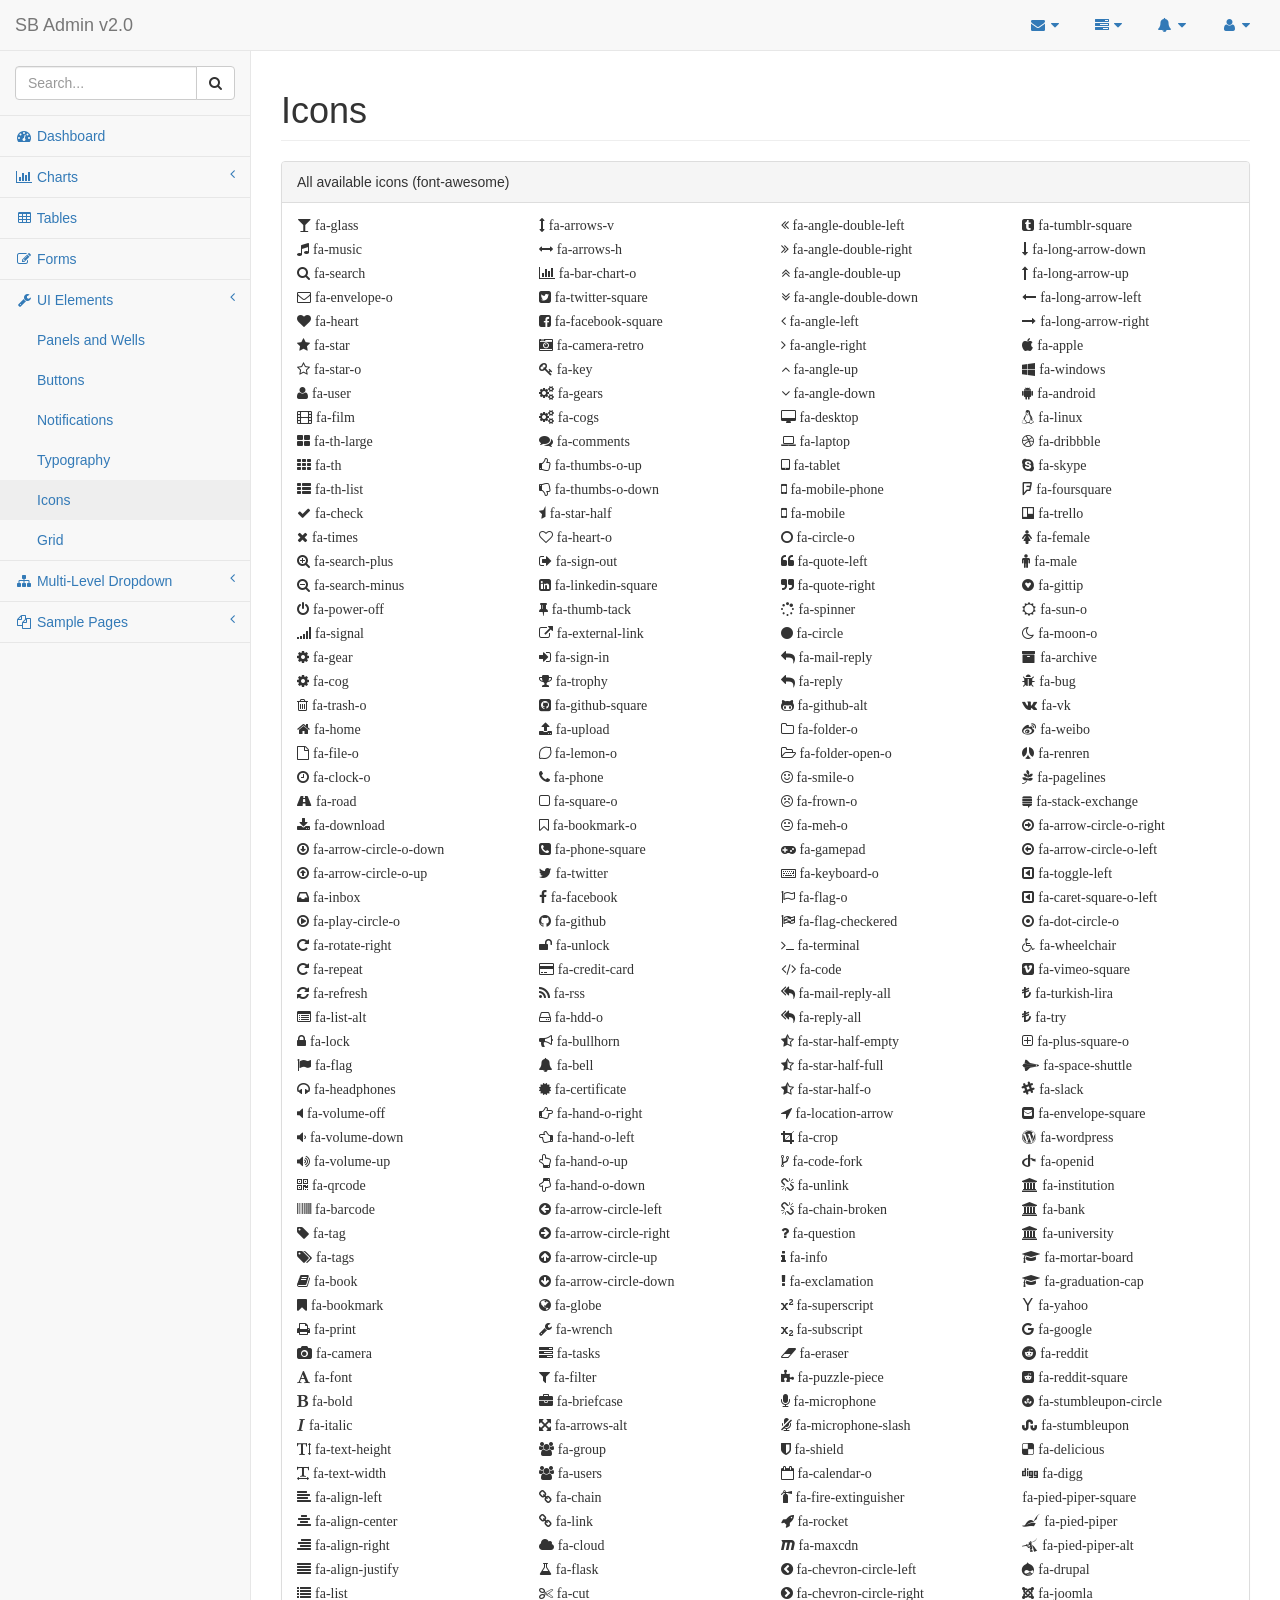
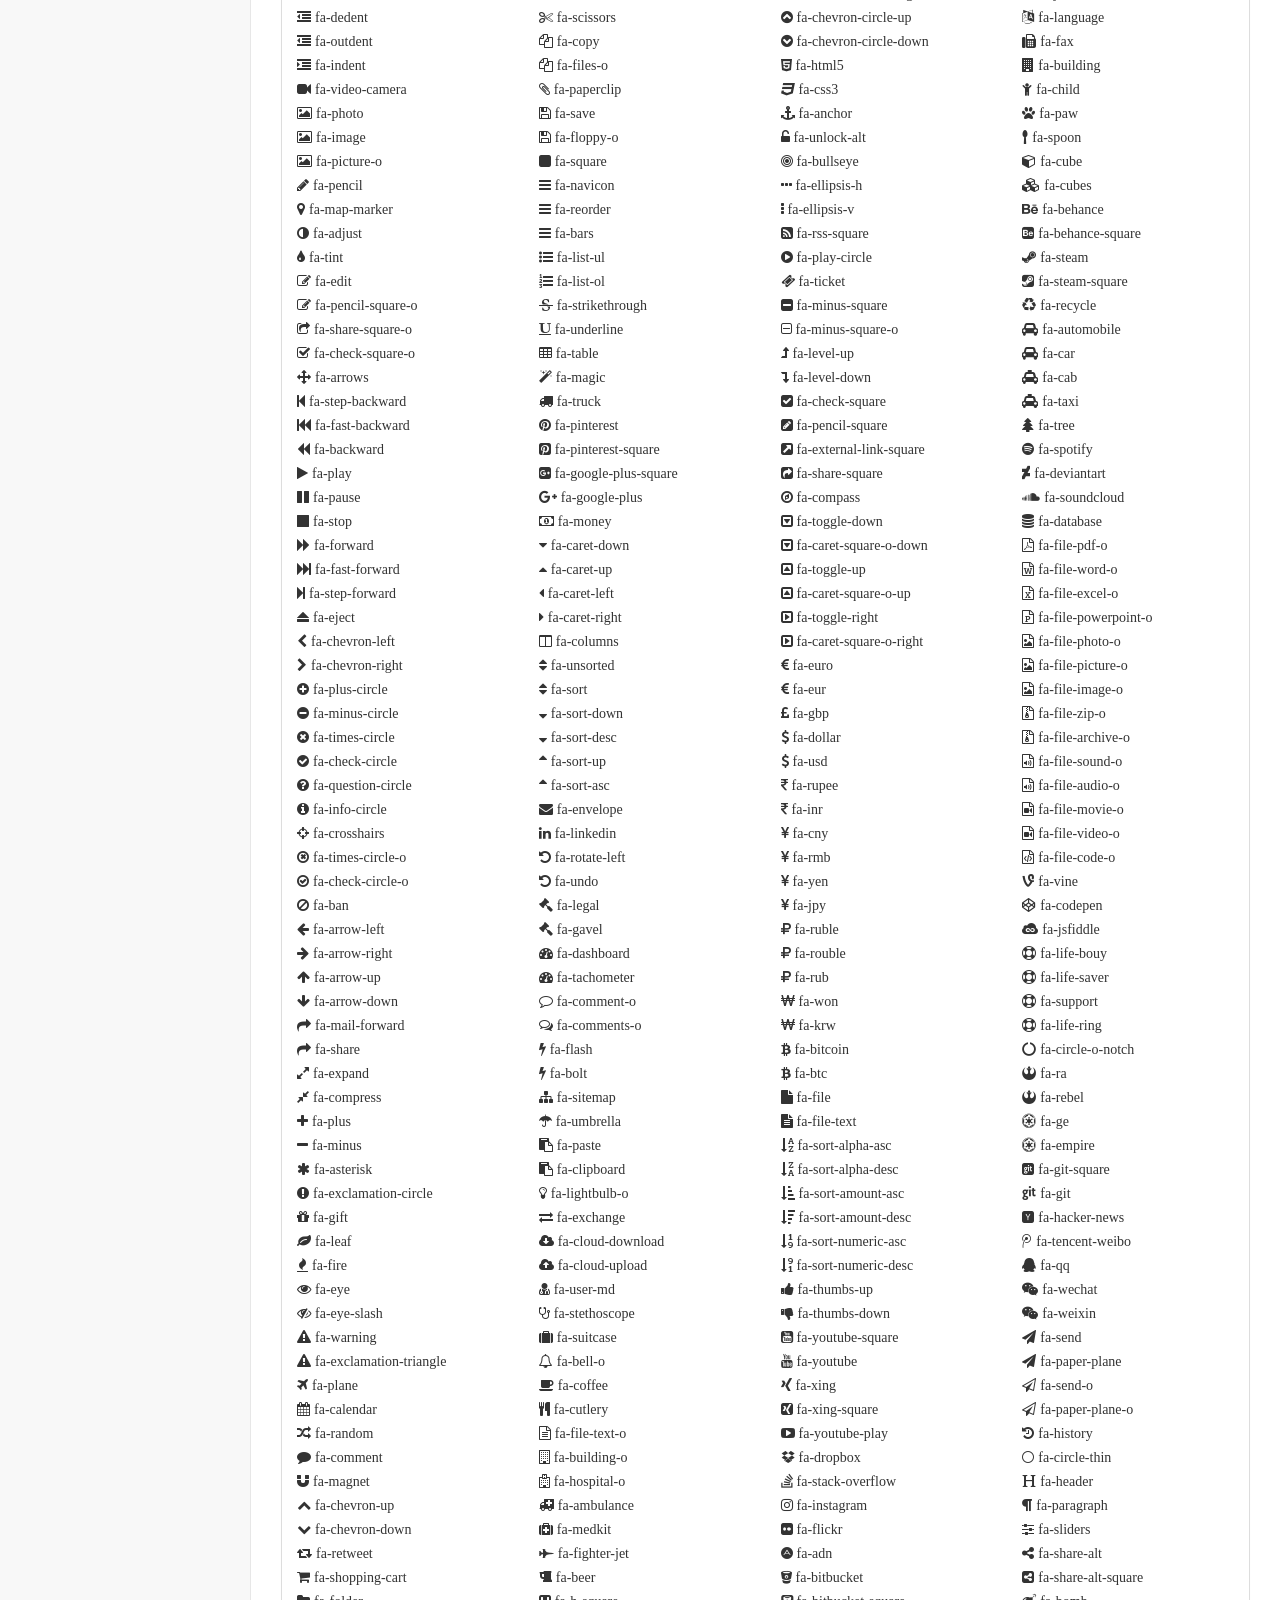
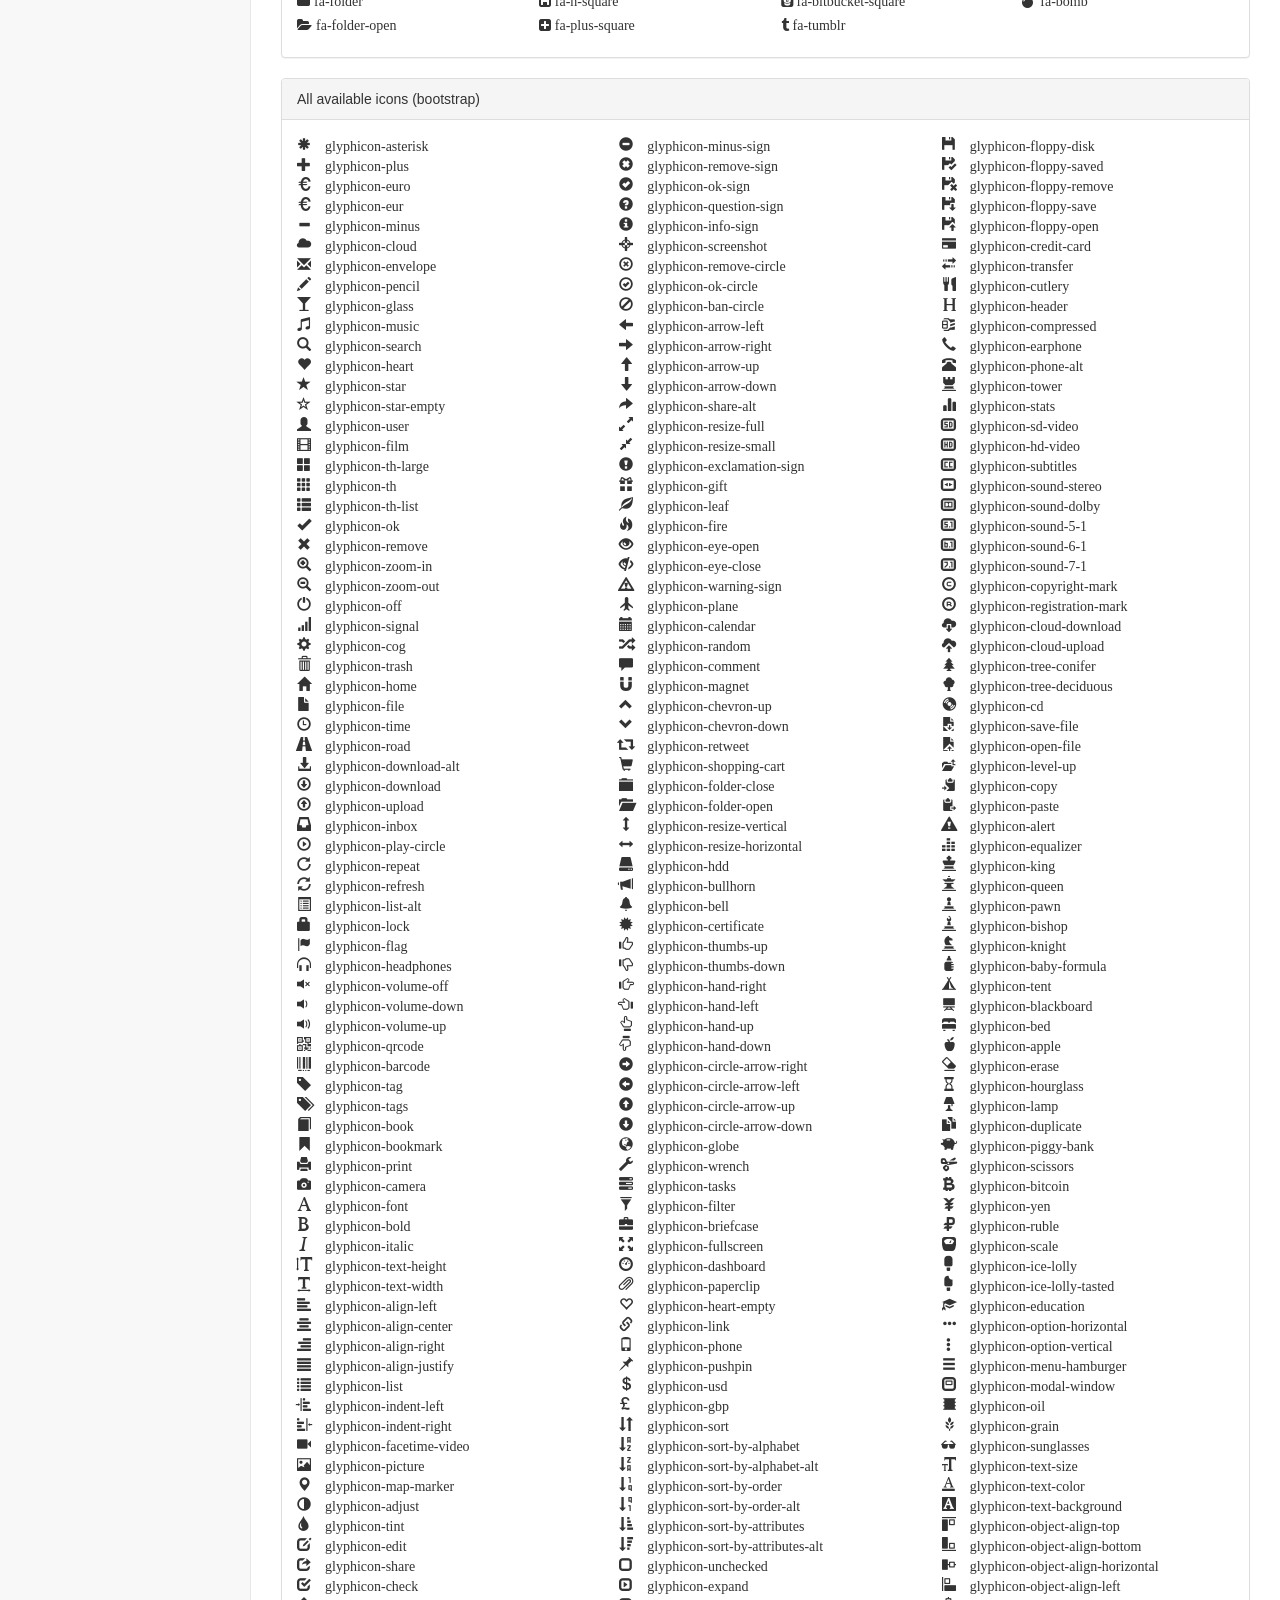
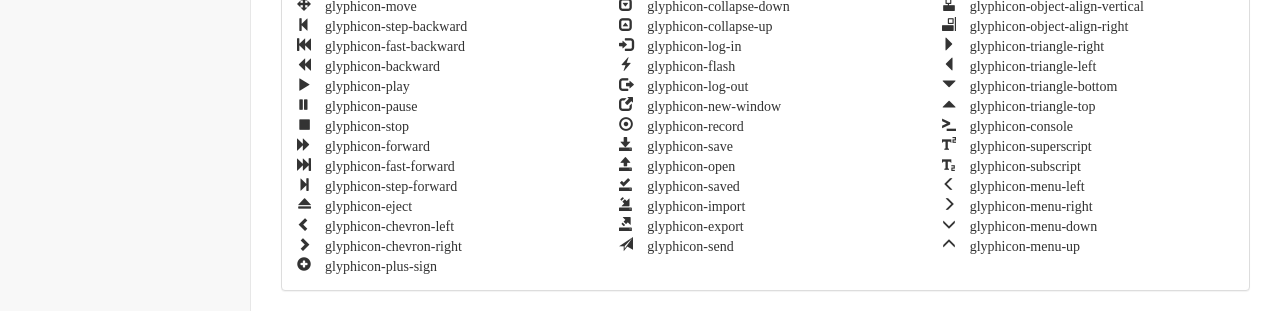
<file: src/tem_assets/pages/icons.html>
<!DOCTYPE html>
<html lang="en">

<head>

    <meta charset="utf-8">
    <meta http-equiv="X-UA-Compatible" content="IE=edge">
    <meta name="viewport" content="width=device-width, initial-scale=1">
    <meta name="description" content="">
    <meta name="author" content="">

    <title>SB Admin 2 - Bootstrap Admin Theme</title>

    <!-- Bootstrap Core CSS -->
    <link href="../vendor/bootstrap/css/bootstrap.min.css" rel="stylesheet">

    <!-- MetisMenu CSS -->
    <link href="../vendor/metisMenu/metisMenu.min.css" rel="stylesheet">

    <!-- Custom CSS -->
    <link href="../dist/css/sb-admin-2.css" rel="stylesheet">

    <!-- Custom Fonts -->
    <link href="../vendor/font-awesome/css/font-awesome.min.css" rel="stylesheet" type="text/css">

    <!-- HTML5 Shim and Respond.js IE8 support of HTML5 elements and media queries -->
    <!-- WARNING: Respond.js doesn't work if you view the page via file:// -->
    <!--[if lt IE 9]>
        <script src="https://oss.maxcdn.com/libs/html5shiv/3.7.0/html5shiv.js"></script>
        <script src="https://oss.maxcdn.com/libs/respond.js/1.4.2/respond.min.js"></script>
    <![endif]-->

</head>

<body>

    <div id="wrapper">

        <!-- Navigation -->
        <nav class="navbar navbar-default navbar-static-top" role="navigation" style="margin-bottom: 0">
            <div class="navbar-header">
                <button type="button" class="navbar-toggle" data-toggle="collapse" data-target=".navbar-collapse">
                    <span class="sr-only">Toggle navigation</span>
                    <span class="icon-bar"></span>
                    <span class="icon-bar"></span>
                    <span class="icon-bar"></span>
                </button>
                <a class="navbar-brand" href="index.html">SB Admin v2.0</a>
            </div>
            <!-- /.navbar-header -->

            <ul class="nav navbar-top-links navbar-right">
                <li class="dropdown">
                    <a class="dropdown-toggle" data-toggle="dropdown" href="#">
                        <i class="fa fa-envelope fa-fw"></i> <i class="fa fa-caret-down"></i>
                    </a>
                    <ul class="dropdown-menu dropdown-messages">
                        <li>
                            <a href="#">
                                <div>
                                    <strong>John Smith</strong>
                                    <span class="pull-right text-muted">
                                            <em>Yesterday</em>
                                        </span>
                                </div>
                                <div>Lorem ipsum dolor sit amet, consectetur adipiscing elit. Pellentesque eleifend...</div>
                            </a>
                        </li>
                        <li class="divider"></li>
                        <li>
                            <a href="#">
                                <div>
                                    <strong>John Smith</strong>
                                    <span class="pull-right text-muted">
                                            <em>Yesterday</em>
                                        </span>
                                </div>
                                <div>Lorem ipsum dolor sit amet, consectetur adipiscing elit. Pellentesque eleifend...</div>
                            </a>
                        </li>
                        <li class="divider"></li>
                        <li>
                            <a href="#">
                                <div>
                                    <strong>John Smith</strong>
                                    <span class="pull-right text-muted">
                                            <em>Yesterday</em>
                                        </span>
                                </div>
                                <div>Lorem ipsum dolor sit amet, consectetur adipiscing elit. Pellentesque eleifend...</div>
                            </a>
                        </li>
                        <li class="divider"></li>
                        <li>
                            <a class="text-center" href="#">
                                <strong>Read All Messages</strong>
                                <i class="fa fa-angle-right"></i>
                            </a>
                        </li>
                    </ul>
                    <!-- /.dropdown-messages -->
                </li>
                <!-- /.dropdown -->
                <li class="dropdown">
                    <a class="dropdown-toggle" data-toggle="dropdown" href="#">
                        <i class="fa fa-tasks fa-fw"></i> <i class="fa fa-caret-down"></i>
                    </a>
                    <ul class="dropdown-menu dropdown-tasks">
                        <li>
                            <a href="#">
                                <div>
                                    <p>
                                        <strong>Task 1</strong>
                                        <span class="pull-right text-muted">40% Complete</span>
                                    </p>
                                    <div class="progress progress-striped active">
                                        <div class="progress-bar progress-bar-success" role="progressbar" aria-valuenow="40" aria-valuemin="0" aria-valuemax="100" style="width: 40%">
                                            <span class="sr-only">40% Complete (success)</span>
                                        </div>
                                    </div>
                                </div>
                            </a>
                        </li>
                        <li class="divider"></li>
                        <li>
                            <a href="#">
                                <div>
                                    <p>
                                        <strong>Task 2</strong>
                                        <span class="pull-right text-muted">20% Complete</span>
                                    </p>
                                    <div class="progress progress-striped active">
                                        <div class="progress-bar progress-bar-info" role="progressbar" aria-valuenow="20" aria-valuemin="0" aria-valuemax="100" style="width: 20%">
                                            <span class="sr-only">20% Complete</span>
                                        </div>
                                    </div>
                                </div>
                            </a>
                        </li>
                        <li class="divider"></li>
                        <li>
                            <a href="#">
                                <div>
                                    <p>
                                        <strong>Task 3</strong>
                                        <span class="pull-right text-muted">60% Complete</span>
                                    </p>
                                    <div class="progress progress-striped active">
                                        <div class="progress-bar progress-bar-warning" role="progressbar" aria-valuenow="60" aria-valuemin="0" aria-valuemax="100" style="width: 60%">
                                            <span class="sr-only">60% Complete (warning)</span>
                                        </div>
                                    </div>
                                </div>
                            </a>
                        </li>
                        <li class="divider"></li>
                        <li>
                            <a href="#">
                                <div>
                                    <p>
                                        <strong>Task 4</strong>
                                        <span class="pull-right text-muted">80% Complete</span>
                                    </p>
                                    <div class="progress progress-striped active">
                                        <div class="progress-bar progress-bar-danger" role="progressbar" aria-valuenow="80" aria-valuemin="0" aria-valuemax="100" style="width: 80%">
                                            <span class="sr-only">80% Complete (danger)</span>
                                        </div>
                                    </div>
                                </div>
                            </a>
                        </li>
                        <li class="divider"></li>
                        <li>
                            <a class="text-center" href="#">
                                <strong>See All Tasks</strong>
                                <i class="fa fa-angle-right"></i>
                            </a>
                        </li>
                    </ul>
                    <!-- /.dropdown-tasks -->
                </li>
                <!-- /.dropdown -->
                <li class="dropdown">
                    <a class="dropdown-toggle" data-toggle="dropdown" href="#">
                        <i class="fa fa-bell fa-fw"></i> <i class="fa fa-caret-down"></i>
                    </a>
                    <ul class="dropdown-menu dropdown-alerts">
                        <li>
                            <a href="#">
                                <div>
                                    <i class="fa fa-comment fa-fw"></i> New Comment
                                    <span class="pull-right text-muted small">4 minutes ago</span>
                                </div>
                            </a>
                        </li>
                        <li class="divider"></li>
                        <li>
                            <a href="#">
                                <div>
                                    <i class="fa fa-twitter fa-fw"></i> 3 New Followers
                                    <span class="pull-right text-muted small">12 minutes ago</span>
                                </div>
                            </a>
                        </li>
                        <li class="divider"></li>
                        <li>
                            <a href="#">
                                <div>
                                    <i class="fa fa-envelope fa-fw"></i> Message Sent
                                    <span class="pull-right text-muted small">4 minutes ago</span>
                                </div>
                            </a>
                        </li>
                        <li class="divider"></li>
                        <li>
                            <a href="#">
                                <div>
                                    <i class="fa fa-tasks fa-fw"></i> New Task
                                    <span class="pull-right text-muted small">4 minutes ago</span>
                                </div>
                            </a>
                        </li>
                        <li class="divider"></li>
                        <li>
                            <a href="#">
                                <div>
                                    <i class="fa fa-upload fa-fw"></i> Server Rebooted
                                    <span class="pull-right text-muted small">4 minutes ago</span>
                                </div>
                            </a>
                        </li>
                        <li class="divider"></li>
                        <li>
                            <a class="text-center" href="#">
                                <strong>See All Alerts</strong>
                                <i class="fa fa-angle-right"></i>
                            </a>
                        </li>
                    </ul>
                    <!-- /.dropdown-alerts -->
                </li>
                <!-- /.dropdown -->
                <li class="dropdown">
                    <a class="dropdown-toggle" data-toggle="dropdown" href="#">
                        <i class="fa fa-user fa-fw"></i> <i class="fa fa-caret-down"></i>
                    </a>
                    <ul class="dropdown-menu dropdown-user">
                        <li><a href="#"><i class="fa fa-user fa-fw"></i> User Profile</a>
                        </li>
                        <li><a href="#"><i class="fa fa-gear fa-fw"></i> Settings</a>
                        </li>
                        <li class="divider"></li>
                        <li><a href="login.html"><i class="fa fa-sign-out fa-fw"></i> Logout</a>
                        </li>
                    </ul>
                    <!-- /.dropdown-user -->
                </li>
                <!-- /.dropdown -->
            </ul>
            <!-- /.navbar-top-links -->

            <div class="navbar-default sidebar" role="navigation">
                <div class="sidebar-nav navbar-collapse">
                    <ul class="nav" id="side-menu">
                        <li class="sidebar-search">
                            <div class="input-group custom-search-form">
                                <input type="text" class="form-control" placeholder="Search...">
                                <span class="input-group-btn">
                                    <button class="btn btn-default" type="button">
                                        <i class="fa fa-search"></i>
                                    </button>
                                </span>
                            </div>
                            <!-- /input-group -->
                        </li>
                        <li>
                            <a href="index.html"><i class="fa fa-dashboard fa-fw"></i> Dashboard</a>
                        </li>
                        <li>
                            <a href="#"><i class="fa fa-bar-chart-o fa-fw"></i> Charts<span class="fa arrow"></span></a>
                            <ul class="nav nav-second-level">
                                <li>
                                    <a href="flot.html">Flot Charts</a>
                                </li>
                                <li>
                                    <a href="morris.html">Morris.js Charts</a>
                                </li>
                            </ul>
                            <!-- /.nav-second-level -->
                        </li>
                        <li>
                            <a href="tables.html"><i class="fa fa-table fa-fw"></i> Tables</a>
                        </li>
                        <li>
                            <a href="forms.html"><i class="fa fa-edit fa-fw"></i> Forms</a>
                        </li>
                        <li>
                            <a href="#"><i class="fa fa-wrench fa-fw"></i> UI Elements<span class="fa arrow"></span></a>
                            <ul class="nav nav-second-level">
                                <li>
                                    <a href="panels-wells.html">Panels and Wells</a>
                                </li>
                                <li>
                                    <a href="buttons.html">Buttons</a>
                                </li>
                                <li>
                                    <a href="notifications.html">Notifications</a>
                                </li>
                                <li>
                                    <a href="typography.html">Typography</a>
                                </li>
                                <li>
                                    <a href="icons.html"> Icons</a>
                                </li>
                                <li>
                                    <a href="grid.html">Grid</a>
                                </li>
                            </ul>
                            <!-- /.nav-second-level -->
                        </li>
                        <li>
                            <a href="#"><i class="fa fa-sitemap fa-fw"></i> Multi-Level Dropdown<span class="fa arrow"></span></a>
                            <ul class="nav nav-second-level">
                                <li>
                                    <a href="#">Second Level Item</a>
                                </li>
                                <li>
                                    <a href="#">Second Level Item</a>
                                </li>
                                <li>
                                    <a href="#">Third Level <span class="fa arrow"></span></a>
                                    <ul class="nav nav-third-level">
                                        <li>
                                            <a href="#">Third Level Item</a>
                                        </li>
                                        <li>
                                            <a href="#">Third Level Item</a>
                                        </li>
                                        <li>
                                            <a href="#">Third Level Item</a>
                                        </li>
                                        <li>
                                            <a href="#">Third Level Item</a>
                                        </li>
                                    </ul>
                                    <!-- /.nav-third-level -->
                                </li>
                            </ul>
                            <!-- /.nav-second-level -->
                        </li>
                        <li>
                            <a href="#"><i class="fa fa-files-o fa-fw"></i> Sample Pages<span class="fa arrow"></span></a>
                            <ul class="nav nav-second-level">
                                <li>
                                    <a href="blank.html">Blank Page</a>
                                </li>
                                <li>
                                    <a href="login.html">Login Page</a>
                                </li>
                            </ul>
                            <!-- /.nav-second-level -->
                        </li>
                    </ul>
                </div>
                <!-- /.sidebar-collapse -->
            </div>
            <!-- /.navbar-static-side -->
        </nav>

        <div id="page-wrapper">
            <div class="row">
                <div class="col-lg-12">
                    <h1 class="page-header">Icons</h1>
                </div>
                <!-- /.col-lg-12 -->
            </div>
            <!-- /.row -->
            <div class="row">
                <div class="col-lg-12">
                    <div class="panel panel-default">
                        <div class="panel-heading">
                            All available icons (font-awesome)
                        </div>
                        <div class="panel-body">
                            <div class="row">
                                <div class="fa col-lg-3">
                                    <p class="fa fa-glass"> fa-glass </p>
                                    <br/>
                                    <p class="fa fa-music"> fa-music </p>
                                    <br/>
                                    <p class="fa fa-search"> fa-search </p>
                                    <br/>
                                    <p class="fa fa-envelope-o"> fa-envelope-o </p>
                                    <br/>
                                    <p class="fa fa-heart"> fa-heart </p>
                                    <br/>
                                    <p class="fa fa-star"> fa-star </p>
                                    <br/>
                                    <p class="fa fa-star-o"> fa-star-o </p>
                                    <br/>
                                    <p class="fa fa-user"> fa-user </p>
                                    <br/>
                                    <p class="fa fa-film"> fa-film </p>
                                    <br/>
                                    <p class="fa fa-th-large"> fa-th-large </p>
                                    <br/>
                                    <p class="fa fa-th"> fa-th </p>
                                    <br/>
                                    <p class="fa fa-th-list"> fa-th-list </p>
                                    <br/>
                                    <p class="fa fa-check"> fa-check </p>
                                    <br/>
                                    <p class="fa fa-times"> fa-times </p>
                                    <br/>
                                    <p class="fa fa-search-plus"> fa-search-plus </p>
                                    <br/>
                                    <p class="fa fa-search-minus"> fa-search-minus </p>
                                    <br/>
                                    <p class="fa fa-power-off"> fa-power-off </p>
                                    <br/>
                                    <p class="fa fa-signal"> fa-signal </p>
                                    <br/>
                                    <p class="fa fa-gear"> fa-gear </p>
                                    <br/>
                                    <p class="fa fa-cog"> fa-cog </p>
                                    <br/>
                                    <p class="fa fa-trash-o"> fa-trash-o </p>
                                    <br/>
                                    <p class="fa fa-home"> fa-home </p>
                                    <br/>
                                    <p class="fa fa-file-o"> fa-file-o </p>
                                    <br/>
                                    <p class="fa fa-clock-o"> fa-clock-o </p>
                                    <br/>
                                    <p class="fa fa-road"> fa-road </p>
                                    <br/>
                                    <p class="fa fa-download"> fa-download </p>
                                    <br/>
                                    <p class="fa fa-arrow-circle-o-down"> fa-arrow-circle-o-down </p>
                                    <br/>
                                    <p class="fa fa-arrow-circle-o-up"> fa-arrow-circle-o-up </p>
                                    <br/>
                                    <p class="fa fa-inbox"> fa-inbox </p>
                                    <br/>
                                    <p class="fa fa-play-circle-o"> fa-play-circle-o </p>
                                    <br/>
                                    <p class="fa fa-rotate-right"> fa-rotate-right </p>
                                    <br/>
                                    <p class="fa fa-repeat"> fa-repeat </p>
                                    <br/>
                                    <p class="fa fa-refresh"> fa-refresh </p>
                                    <br/>
                                    <p class="fa fa-list-alt"> fa-list-alt </p>
                                    <br/>
                                    <p class="fa fa-lock"> fa-lock </p>
                                    <br/>
                                    <p class="fa fa-flag"> fa-flag </p>
                                    <br/>
                                    <p class="fa fa-headphones"> fa-headphones </p>
                                    <br/>
                                    <p class="fa fa-volume-off"> fa-volume-off </p>
                                    <br/>
                                    <p class="fa fa-volume-down"> fa-volume-down </p>
                                    <br/>
                                    <p class="fa fa-volume-up"> fa-volume-up </p>
                                    <br/>
                                    <p class="fa fa-qrcode"> fa-qrcode </p>
                                    <br/>
                                    <p class="fa fa-barcode"> fa-barcode </p>
                                    <br/>
                                    <p class="fa fa-tag"> fa-tag </p>
                                    <br/>
                                    <p class="fa fa-tags"> fa-tags </p>
                                    <br/>
                                    <p class="fa fa-book"> fa-book </p>
                                    <br/>
                                    <p class="fa fa-bookmark"> fa-bookmark </p>
                                    <br/>
                                    <p class="fa fa-print"> fa-print </p>
                                    <br/>
                                    <p class="fa fa-camera"> fa-camera </p>
                                    <br/>
                                    <p class="fa fa-font"> fa-font </p>
                                    <br/>
                                    <p class="fa fa-bold"> fa-bold </p>
                                    <br/>
                                    <p class="fa fa-italic"> fa-italic </p>
                                    <br/>
                                    <p class="fa fa-text-height"> fa-text-height </p>
                                    <br/>
                                    <p class="fa fa-text-width"> fa-text-width </p>
                                    <br/>
                                    <p class="fa fa-align-left"> fa-align-left </p>
                                    <br/>
                                    <p class="fa fa-align-center"> fa-align-center </p>
                                    <br/>
                                    <p class="fa fa-align-right"> fa-align-right </p>
                                    <br/>
                                    <p class="fa fa-align-justify"> fa-align-justify </p>
                                    <br/>
                                    <p class="fa fa-list"> fa-list </p>
                                    <br/>
                                    <p class="fa fa-dedent"> fa-dedent </p>
                                    <br/>
                                    <p class="fa fa-outdent"> fa-outdent </p>
                                    <br/>
                                    <p class="fa fa-indent"> fa-indent </p>
                                    <br/>
                                    <p class="fa fa-video-camera"> fa-video-camera </p>
                                    <br/>
                                    <p class="fa fa-photo"> fa-photo </p>
                                    <br/>
                                    <p class="fa fa-image"> fa-image </p>
                                    <br/>
                                    <p class="fa fa-picture-o"> fa-picture-o </p>
                                    <br/>
                                    <p class="fa fa-pencil"> fa-pencil </p>
                                    <br/>
                                    <p class="fa fa-map-marker"> fa-map-marker </p>
                                    <br/>
                                    <p class="fa fa-adjust"> fa-adjust </p>
                                    <br/>
                                    <p class="fa fa-tint"> fa-tint </p>
                                    <br/>
                                    <p class="fa fa-edit"> fa-edit </p>
                                    <br/>
                                    <p class="fa fa-pencil-square-o"> fa-pencil-square-o </p>
                                    <br/>
                                    <p class="fa fa-share-square-o"> fa-share-square-o </p>
                                    <br/>
                                    <p class="fa fa-check-square-o"> fa-check-square-o </p>
                                    <br/>
                                    <p class="fa fa-arrows"> fa-arrows </p>
                                    <br/>
                                    <p class="fa fa-step-backward"> fa-step-backward </p>
                                    <br/>
                                    <p class="fa fa-fast-backward"> fa-fast-backward </p>
                                    <br/>
                                    <p class="fa fa-backward"> fa-backward </p>
                                    <br/>
                                    <p class="fa fa-play"> fa-play </p>
                                    <br/>
                                    <p class="fa fa-pause"> fa-pause </p>
                                    <br/>
                                    <p class="fa fa-stop"> fa-stop </p>
                                    <br/>
                                    <p class="fa fa-forward"> fa-forward </p>
                                    <br/>
                                    <p class="fa fa-fast-forward"> fa-fast-forward </p>
                                    <br/>
                                    <p class="fa fa-step-forward"> fa-step-forward </p>
                                    <br/>
                                    <p class="fa fa-eject"> fa-eject </p>
                                    <br/>
                                    <p class="fa fa-chevron-left"> fa-chevron-left </p>
                                    <br/>
                                    <p class="fa fa-chevron-right"> fa-chevron-right </p>
                                    <br/>
                                    <p class="fa fa-plus-circle"> fa-plus-circle </p>
                                    <br/>
                                    <p class="fa fa-minus-circle"> fa-minus-circle </p>
                                    <br/>
                                    <p class="fa fa-times-circle"> fa-times-circle </p>
                                    <br/>
                                    <p class="fa fa-check-circle"> fa-check-circle </p>
                                    <br/>
                                    <p class="fa fa-question-circle"> fa-question-circle </p>
                                    <br/>
                                    <p class="fa fa-info-circle"> fa-info-circle </p>
                                    <br/>
                                    <p class="fa fa-crosshairs"> fa-crosshairs </p>
                                    <br/>
                                    <p class="fa fa-times-circle-o"> fa-times-circle-o </p>
                                    <br/>
                                    <p class="fa fa-check-circle-o"> fa-check-circle-o </p>
                                    <br/>
                                    <p class="fa fa-ban"> fa-ban </p>
                                    <br/>
                                    <p class="fa fa-arrow-left"> fa-arrow-left </p>
                                    <br/>
                                    <p class="fa fa-arrow-right"> fa-arrow-right </p>
                                    <br/>
                                    <p class="fa fa-arrow-up"> fa-arrow-up </p>
                                    <br/>
                                    <p class="fa fa-arrow-down"> fa-arrow-down </p>
                                    <br/>
                                    <p class="fa fa-mail-forward"> fa-mail-forward </p>
                                    <br/>
                                    <p class="fa fa-share"> fa-share </p>
                                    <br/>
                                    <p class="fa fa-expand"> fa-expand </p>
                                    <br/>
                                    <p class="fa fa-compress"> fa-compress </p>
                                    <br/>
                                    <p class="fa fa-plus"> fa-plus </p>
                                    <br/>
                                    <p class="fa fa-minus"> fa-minus </p>
                                    <br/>
                                    <p class="fa fa-asterisk"> fa-asterisk </p>
                                    <br/>
                                    <p class="fa fa-exclamation-circle"> fa-exclamation-circle </p>
                                    <br/>
                                    <p class="fa fa-gift"> fa-gift </p>
                                    <br/>
                                    <p class="fa fa-leaf"> fa-leaf </p>
                                    <br/>
                                    <p class="fa fa-fire"> fa-fire </p>
                                    <br/>
                                    <p class="fa fa-eye"> fa-eye </p>
                                    <br/>
                                    <p class="fa fa-eye-slash"> fa-eye-slash </p>
                                    <br/>
                                    <p class="fa fa-warning"> fa-warning </p>
                                    <br/>
                                    <p class="fa fa-exclamation-triangle"> fa-exclamation-triangle </p>
                                    <br/>
                                    <p class="fa fa-plane"> fa-plane </p>
                                    <br/>
                                    <p class="fa fa-calendar"> fa-calendar </p>
                                    <br/>
                                    <p class="fa fa-random"> fa-random </p>
                                    <br/>
                                    <p class="fa fa-comment"> fa-comment </p>
                                    <br/>
                                    <p class="fa fa-magnet"> fa-magnet </p>
                                    <br/>
                                    <p class="fa fa-chevron-up"> fa-chevron-up </p>
                                    <br/>
                                    <p class="fa fa-chevron-down"> fa-chevron-down </p>
                                    <br/>
                                    <p class="fa fa-retweet"> fa-retweet </p>
                                    <br/>
                                    <p class="fa fa-shopping-cart"> fa-shopping-cart </p>
                                    <br/>
                                    <p class="fa fa-folder"> fa-folder </p>
                                    <br/>
                                    <p class="fa fa-folder-open"> fa-folder-open </p>
                                    <br/>
                                </div>
                                <!-- /.col-lg-6 (nested) -->
                                <div class="fa col-lg-3">
                                    <p class="fa fa-arrows-v"> fa-arrows-v </p>
                                    <br/>
                                    <p class="fa fa-arrows-h"> fa-arrows-h </p>
                                    <br/>
                                    <p class="fa fa-bar-chart-o"> fa-bar-chart-o </p>
                                    <br/>
                                    <p class="fa fa-twitter-square"> fa-twitter-square </p>
                                    <br/>
                                    <p class="fa fa-facebook-square"> fa-facebook-square </p>
                                    <br/>
                                    <p class="fa fa-camera-retro"> fa-camera-retro </p>
                                    <br/>
                                    <p class="fa fa-key"> fa-key </p>
                                    <br/>
                                    <p class="fa fa-gears"> fa-gears </p>
                                    <br/>
                                    <p class="fa fa-cogs"> fa-cogs </p>
                                    <br/>
                                    <p class="fa fa-comments"> fa-comments </p>
                                    <br/>
                                    <p class="fa fa-thumbs-o-up"> fa-thumbs-o-up </p>
                                    <br/>
                                    <p class="fa fa-thumbs-o-down"> fa-thumbs-o-down </p>
                                    <br/>
                                    <p class="fa fa-star-half"> fa-star-half </p>
                                    <br/>
                                    <p class="fa fa-heart-o"> fa-heart-o </p>
                                    <br/>
                                    <p class="fa fa-sign-out"> fa-sign-out </p>
                                    <br/>
                                    <p class="fa fa-linkedin-square"> fa-linkedin-square </p>
                                    <br/>
                                    <p class="fa fa-thumb-tack"> fa-thumb-tack </p>
                                    <br/>
                                    <p class="fa fa-external-link"> fa-external-link </p>
                                    <br/>
                                    <p class="fa fa-sign-in"> fa-sign-in </p>
                                    <br/>
                                    <p class="fa fa-trophy"> fa-trophy </p>
                                    <br/>
                                    <p class="fa fa-github-square"> fa-github-square </p>
                                    <br/>
                                    <p class="fa fa-upload"> fa-upload </p>
                                    <br/>
                                    <p class="fa fa-lemon-o"> fa-lemon-o </p>
                                    <br/>
                                    <p class="fa fa-phone"> fa-phone </p>
                                    <br/>
                                    <p class="fa fa-square-o"> fa-square-o </p>
                                    <br/>
                                    <p class="fa fa-bookmark-o"> fa-bookmark-o </p>
                                    <br/>
                                    <p class="fa fa-phone-square"> fa-phone-square </p>
                                    <br/>
                                    <p class="fa fa-twitter"> fa-twitter </p>
                                    <br/>
                                    <p class="fa fa-facebook"> fa-facebook </p>
                                    <br/>
                                    <p class="fa fa-github"> fa-github </p>
                                    <br/>
                                    <p class="fa fa-unlock"> fa-unlock </p>
                                    <br/>
                                    <p class="fa fa-credit-card"> fa-credit-card </p>
                                    <br/>
                                    <p class="fa fa-rss"> fa-rss </p>
                                    <br/>
                                    <p class="fa fa-hdd-o"> fa-hdd-o </p>
                                    <br/>
                                    <p class="fa fa-bullhorn"> fa-bullhorn </p>
                                    <br/>
                                    <p class="fa fa-bell"> fa-bell </p>
                                    <br/>
                                    <p class="fa fa-certificate"> fa-certificate </p>
                                    <br/>
                                    <p class="fa fa-hand-o-right"> fa-hand-o-right </p>
                                    <br/>
                                    <p class="fa fa-hand-o-left"> fa-hand-o-left </p>
                                    <br/>
                                    <p class="fa fa-hand-o-up"> fa-hand-o-up </p>
                                    <br/>
                                    <p class="fa fa-hand-o-down"> fa-hand-o-down </p>
                                    <br/>
                                    <p class="fa fa-arrow-circle-left"> fa-arrow-circle-left </p>
                                    <br/>
                                    <p class="fa fa-arrow-circle-right"> fa-arrow-circle-right </p>
                                    <br/>
                                    <p class="fa fa-arrow-circle-up"> fa-arrow-circle-up </p>
                                    <br/>
                                    <p class="fa fa-arrow-circle-down"> fa-arrow-circle-down </p>
                                    <br/>
                                    <p class="fa fa-globe"> fa-globe </p>
                                    <br/>
                                    <p class="fa fa-wrench"> fa-wrench </p>
                                    <br/>
                                    <p class="fa fa-tasks"> fa-tasks </p>
                                    <br/>
                                    <p class="fa fa-filter"> fa-filter </p>
                                    <br/>
                                    <p class="fa fa-briefcase"> fa-briefcase </p>
                                    <br/>
                                    <p class="fa fa-arrows-alt"> fa-arrows-alt </p>
                                    <br/>
                                    <p class="fa fa-group"> fa-group </p>
                                    <br/>
                                    <p class="fa fa-users"> fa-users </p>
                                    <br/>
                                    <p class="fa fa-chain"> fa-chain </p>
                                    <br/>
                                    <p class="fa fa-link"> fa-link </p>
                                    <br/>
                                    <p class="fa fa-cloud"> fa-cloud </p>
                                    <br/>
                                    <p class="fa fa-flask"> fa-flask </p>
                                    <br/>
                                    <p class="fa fa-cut"> fa-cut </p>
                                    <br/>
                                    <p class="fa fa-scissors"> fa-scissors </p>
                                    <br/>
                                    <p class="fa fa-copy"> fa-copy </p>
                                    <br/>
                                    <p class="fa fa-files-o"> fa-files-o </p>
                                    <br/>
                                    <p class="fa fa-paperclip"> fa-paperclip </p>
                                    <br/>
                                    <p class="fa fa-save"> fa-save </p>
                                    <br/>
                                    <p class="fa fa-floppy-o"> fa-floppy-o </p>
                                    <br/>
                                    <p class="fa fa-square"> fa-square </p>
                                    <br/>
                                    <p class="fa fa-navicon"> fa-navicon </p>
                                    <br/>
                                    <p class="fa fa-reorder"> fa-reorder </p>
                                    <br/>
                                    <p class="fa fa-bars"> fa-bars </p>
                                    <br/>
                                    <p class="fa fa-list-ul"> fa-list-ul </p>
                                    <br/>
                                    <p class="fa fa-list-ol"> fa-list-ol </p>
                                    <br/>
                                    <p class="fa fa-strikethrough"> fa-strikethrough </p>
                                    <br/>
                                    <p class="fa fa-underline"> fa-underline </p>
                                    <br/>
                                    <p class="fa fa-table"> fa-table </p>
                                    <br/>
                                    <p class="fa fa-magic"> fa-magic </p>
                                    <br/>
                                    <p class="fa fa-truck"> fa-truck </p>
                                    <br/>
                                    <p class="fa fa-pinterest"> fa-pinterest </p>
                                    <br/>
                                    <p class="fa fa-pinterest-square"> fa-pinterest-square </p>
                                    <br/>
                                    <p class="fa fa-google-plus-square"> fa-google-plus-square </p>
                                    <br/>
                                    <p class="fa fa-google-plus"> fa-google-plus </p>
                                    <br/>
                                    <p class="fa fa-money"> fa-money </p>
                                    <br/>
                                    <p class="fa fa-caret-down"> fa-caret-down </p>
                                    <br/>
                                    <p class="fa fa-caret-up"> fa-caret-up </p>
                                    <br/>
                                    <p class="fa fa-caret-left"> fa-caret-left </p>
                                    <br/>
                                    <p class="fa fa-caret-right"> fa-caret-right </p>
                                    <br/>
                                    <p class="fa fa-columns"> fa-columns </p>
                                    <br/>
                                    <p class="fa fa-unsorted"> fa-unsorted </p>
                                    <br/>
                                    <p class="fa fa-sort"> fa-sort </p>
                                    <br/>
                                    <p class="fa fa-sort-down"> fa-sort-down </p>
                                    <br/>
                                    <p class="fa fa-sort-desc"> fa-sort-desc </p>
                                    <br/>
                                    <p class="fa fa-sort-up"> fa-sort-up </p>
                                    <br/>
                                    <p class="fa fa-sort-asc"> fa-sort-asc </p>
                                    <br/>
                                    <p class="fa fa-envelope"> fa-envelope </p>
                                    <br/>
                                    <p class="fa fa-linkedin"> fa-linkedin </p>
                                    <br/>
                                    <p class="fa fa-rotate-left"> fa-rotate-left </p>
                                    <br/>
                                    <p class="fa fa-undo"> fa-undo </p>
                                    <br/>
                                    <p class="fa fa-legal"> fa-legal </p>
                                    <br/>
                                    <p class="fa fa-gavel"> fa-gavel </p>
                                    <br/>
                                    <p class="fa fa-dashboard"> fa-dashboard </p>
                                    <br/>
                                    <p class="fa fa-tachometer"> fa-tachometer </p>
                                    <br/>
                                    <p class="fa fa-comment-o"> fa-comment-o </p>
                                    <br/>
                                    <p class="fa fa-comments-o"> fa-comments-o </p>
                                    <br/>
                                    <p class="fa fa-flash"> fa-flash </p>
                                    <br/>
                                    <p class="fa fa-bolt"> fa-bolt </p>
                                    <br/>
                                    <p class="fa fa-sitemap"> fa-sitemap </p>
                                    <br/>
                                    <p class="fa fa-umbrella"> fa-umbrella </p>
                                    <br/>
                                    <p class="fa fa-paste"> fa-paste </p>
                                    <br/>
                                    <p class="fa fa-clipboard"> fa-clipboard </p>
                                    <br/>
                                    <p class="fa fa-lightbulb-o"> fa-lightbulb-o </p>
                                    <br/>
                                    <p class="fa fa-exchange"> fa-exchange </p>
                                    <br/>
                                    <p class="fa fa-cloud-download"> fa-cloud-download </p>
                                    <br/>
                                    <p class="fa fa-cloud-upload"> fa-cloud-upload </p>
                                    <br/>
                                    <p class="fa fa-user-md"> fa-user-md </p>
                                    <br/>
                                    <p class="fa fa-stethoscope"> fa-stethoscope </p>
                                    <br/>
                                    <p class="fa fa-suitcase"> fa-suitcase </p>
                                    <br/>
                                    <p class="fa fa-bell-o"> fa-bell-o </p>
                                    <br/>
                                    <p class="fa fa-coffee"> fa-coffee </p>
                                    <br/>
                                    <p class="fa fa-cutlery"> fa-cutlery </p>
                                    <br/>
                                    <p class="fa fa-file-text-o"> fa-file-text-o </p>
                                    <br/>
                                    <p class="fa fa-building-o"> fa-building-o </p>
                                    <br/>
                                    <p class="fa fa-hospital-o"> fa-hospital-o </p>
                                    <br/>
                                    <p class="fa fa-ambulance"> fa-ambulance </p>
                                    <br/>
                                    <p class="fa fa-medkit"> fa-medkit </p>
                                    <br/>
                                    <p class="fa fa-fighter-jet"> fa-fighter-jet </p>
                                    <br/>
                                    <p class="fa fa-beer"> fa-beer </p>
                                    <br/>
                                    <p class="fa fa-h-square"> fa-h-square </p>
                                    <br/>
                                    <p class="fa fa-plus-square"> fa-plus-square </p>
                                    <br/>
                                </div>
                                <div class="fa col-lg-3">
                                    <p class="fa fa-angle-double-left"> fa-angle-double-left </p>
                                    <br/>
                                    <p class="fa fa-angle-double-right"> fa-angle-double-right </p>
                                    <br/>
                                    <p class="fa fa-angle-double-up"> fa-angle-double-up </p>
                                    <br/>
                                    <p class="fa fa-angle-double-down"> fa-angle-double-down </p>
                                    <br/>
                                    <p class="fa fa-angle-left"> fa-angle-left </p>
                                    <br/>
                                    <p class="fa fa-angle-right"> fa-angle-right </p>
                                    <br/>
                                    <p class="fa fa-angle-up"> fa-angle-up </p>
                                    <br/>
                                    <p class="fa fa-angle-down"> fa-angle-down </p>
                                    <br/>
                                    <p class="fa fa-desktop"> fa-desktop </p>
                                    <br/>
                                    <p class="fa fa-laptop"> fa-laptop </p>
                                    <br/>
                                    <p class="fa fa-tablet"> fa-tablet </p>
                                    <br/>
                                    <p class="fa fa-mobile-phone"> fa-mobile-phone </p>
                                    <br/>
                                    <p class="fa fa-mobile"> fa-mobile </p>
                                    <br/>
                                    <p class="fa fa-circle-o"> fa-circle-o </p>
                                    <br/>
                                    <p class="fa fa-quote-left"> fa-quote-left </p>
                                    <br/>
                                    <p class="fa fa-quote-right"> fa-quote-right </p>
                                    <br/>
                                    <p class="fa fa-spinner"> fa-spinner </p>
                                    <br/>
                                    <p class="fa fa-circle"> fa-circle </p>
                                    <br/>
                                    <p class="fa fa-mail-reply"> fa-mail-reply </p>
                                    <br/>
                                    <p class="fa fa-reply"> fa-reply </p>
                                    <br/>
                                    <p class="fa fa-github-alt"> fa-github-alt </p>
                                    <br/>
                                    <p class="fa fa-folder-o"> fa-folder-o </p>
                                    <br/>
                                    <p class="fa fa-folder-open-o"> fa-folder-open-o </p>
                                    <br/>
                                    <p class="fa fa-smile-o"> fa-smile-o </p>
                                    <br/>
                                    <p class="fa fa-frown-o"> fa-frown-o </p>
                                    <br/>
                                    <p class="fa fa-meh-o"> fa-meh-o </p>
                                    <br/>
                                    <p class="fa fa-gamepad"> fa-gamepad </p>
                                    <br/>
                                    <p class="fa fa-keyboard-o"> fa-keyboard-o </p>
                                    <br/>
                                    <p class="fa fa-flag-o"> fa-flag-o </p>
                                    <br/>
                                    <p class="fa fa-flag-checkered"> fa-flag-checkered </p>
                                    <br/>
                                    <p class="fa fa-terminal"> fa-terminal </p>
                                    <br/>
                                    <p class="fa fa-code"> fa-code </p>
                                    <br/>
                                    <p class="fa fa-mail-reply-all"> fa-mail-reply-all </p>
                                    <br/>
                                    <p class="fa fa-reply-all"> fa-reply-all </p>
                                    <br/>
                                    <p class="fa fa-star-half-empty"> fa-star-half-empty </p>
                                    <br/>
                                    <p class="fa fa-star-half-full"> fa-star-half-full </p>
                                    <br/>
                                    <p class="fa fa-star-half-o"> fa-star-half-o </p>
                                    <br/>
                                    <p class="fa fa-location-arrow"> fa-location-arrow </p>
                                    <br/>
                                    <p class="fa fa-crop"> fa-crop </p>
                                    <br/>
                                    <p class="fa fa-code-fork"> fa-code-fork </p>
                                    <br/>
                                    <p class="fa fa-unlink"> fa-unlink </p>
                                    <br/>
                                    <p class="fa fa-chain-broken"> fa-chain-broken </p>
                                    <br/>
                                    <p class="fa fa-question"> fa-question </p>
                                    <br/>
                                    <p class="fa fa-info"> fa-info </p>
                                    <br/>
                                    <p class="fa fa-exclamation"> fa-exclamation </p>
                                    <br/>
                                    <p class="fa fa-superscript"> fa-superscript </p>
                                    <br/>
                                    <p class="fa fa-subscript"> fa-subscript </p>
                                    <br/>
                                    <p class="fa fa-eraser"> fa-eraser </p>
                                    <br/>
                                    <p class="fa fa-puzzle-piece"> fa-puzzle-piece </p>
                                    <br/>
                                    <p class="fa fa-microphone"> fa-microphone </p>
                                    <br/>
                                    <p class="fa fa-microphone-slash"> fa-microphone-slash </p>
                                    <br/>
                                    <p class="fa fa-shield"> fa-shield </p>
                                    <br/>
                                    <p class="fa fa-calendar-o"> fa-calendar-o </p>
                                    <br/>
                                    <p class="fa fa-fire-extinguisher"> fa-fire-extinguisher </p>
                                    <br/>
                                    <p class="fa fa-rocket"> fa-rocket </p>
                                    <br/>
                                    <p class="fa fa-maxcdn"> fa-maxcdn </p>
                                    <br/>
                                    <p class="fa fa-chevron-circle-left"> fa-chevron-circle-left </p>
                                    <br/>
                                    <p class="fa fa-chevron-circle-right"> fa-chevron-circle-right </p>
                                    <br/>
                                    <p class="fa fa-chevron-circle-up"> fa-chevron-circle-up </p>
                                    <br/>
                                    <p class="fa fa-chevron-circle-down"> fa-chevron-circle-down </p>
                                    <br/>
                                    <p class="fa fa-html5"> fa-html5 </p>
                                    <br/>
                                    <p class="fa fa-css3"> fa-css3 </p>
                                    <br/>
                                    <p class="fa fa-anchor"> fa-anchor </p>
                                    <br/>
                                    <p class="fa fa-unlock-alt"> fa-unlock-alt </p>
                                    <br/>
                                    <p class="fa fa-bullseye"> fa-bullseye </p>
                                    <br/>
                                    <p class="fa fa-ellipsis-h"> fa-ellipsis-h </p>
                                    <br/>
                                    <p class="fa fa-ellipsis-v"> fa-ellipsis-v </p>
                                    <br/>
                                    <p class="fa fa-rss-square"> fa-rss-square </p>
                                    <br/>
                                    <p class="fa fa-play-circle"> fa-play-circle </p>
                                    <br/>
                                    <p class="fa fa-ticket"> fa-ticket </p>
                                    <br/>
                                    <p class="fa fa-minus-square"> fa-minus-square </p>
                                    <br/>
                                    <p class="fa fa-minus-square-o"> fa-minus-square-o </p>
                                    <br/>
                                    <p class="fa fa-level-up"> fa-level-up </p>
                                    <br/>
                                    <p class="fa fa-level-down"> fa-level-down </p>
                                    <br/>
                                    <p class="fa fa-check-square"> fa-check-square </p>
                                    <br/>
                                    <p class="fa fa-pencil-square"> fa-pencil-square </p>
                                    <br/>
                                    <p class="fa fa-external-link-square"> fa-external-link-square </p>
                                    <br/>
                                    <p class="fa fa-share-square"> fa-share-square </p>
                                    <br/>
                                    <p class="fa fa-compass"> fa-compass </p>
                                    <br/>
                                    <p class="fa fa-toggle-down"> fa-toggle-down </p>
                                    <br/>
                                    <p class="fa fa-caret-square-o-down"> fa-caret-square-o-down </p>
                                    <br/>
                                    <p class="fa fa-toggle-up"> fa-toggle-up </p>
                                    <br/>
                                    <p class="fa fa-caret-square-o-up"> fa-caret-square-o-up </p>
                                    <br/>
                                    <p class="fa fa-toggle-right"> fa-toggle-right </p>
                                    <br/>
                                    <p class="fa fa-caret-square-o-right"> fa-caret-square-o-right </p>
                                    <br/>
                                    <p class="fa fa-euro"> fa-euro </p>
                                    <br/>
                                    <p class="fa fa-eur"> fa-eur </p>
                                    <br/>
                                    <p class="fa fa-gbp"> fa-gbp </p>
                                    <br/>
                                    <p class="fa fa-dollar"> fa-dollar </p>
                                    <br/>
                                    <p class="fa fa-usd"> fa-usd </p>
                                    <br/>
                                    <p class="fa fa-rupee"> fa-rupee </p>
                                    <br/>
                                    <p class="fa fa-inr"> fa-inr </p>
                                    <br/>
                                    <p class="fa fa-cny"> fa-cny </p>
                                    <br/>
                                    <p class="fa fa-rmb"> fa-rmb </p>
                                    <br/>
                                    <p class="fa fa-yen"> fa-yen </p>
                                    <br/>
                                    <p class="fa fa-jpy"> fa-jpy </p>
                                    <br/>
                                    <p class="fa fa-ruble"> fa-ruble </p>
                                    <br/>
                                    <p class="fa fa-rouble"> fa-rouble </p>
                                    <br/>
                                    <p class="fa fa-rub"> fa-rub </p>
                                    <br/>
                                    <p class="fa fa-won"> fa-won </p>
                                    <br/>
                                    <p class="fa fa-krw"> fa-krw </p>
                                    <br/>
                                    <p class="fa fa-bitcoin"> fa-bitcoin </p>
                                    <br/>
                                    <p class="fa fa-btc"> fa-btc </p>
                                    <br/>
                                    <p class="fa fa-file"> fa-file </p>
                                    <br/>
                                    <p class="fa fa-file-text"> fa-file-text </p>
                                    <br/>
                                    <p class="fa fa-sort-alpha-asc"> fa-sort-alpha-asc </p>
                                    <br/>
                                    <p class="fa fa-sort-alpha-desc"> fa-sort-alpha-desc </p>
                                    <br/>
                                    <p class="fa fa-sort-amount-asc"> fa-sort-amount-asc </p>
                                    <br/>
                                    <p class="fa fa-sort-amount-desc"> fa-sort-amount-desc </p>
                                    <br/>
                                    <p class="fa fa-sort-numeric-asc"> fa-sort-numeric-asc </p>
                                    <br/>
                                    <p class="fa fa-sort-numeric-desc"> fa-sort-numeric-desc </p>
                                    <br/>
                                    <p class="fa fa-thumbs-up"> fa-thumbs-up </p>
                                    <br/>
                                    <p class="fa fa-thumbs-down"> fa-thumbs-down </p>
                                    <br/>
                                    <p class="fa fa-youtube-square"> fa-youtube-square </p>
                                    <br/>
                                    <p class="fa fa-youtube"> fa-youtube </p>
                                    <br/>
                                    <p class="fa fa-xing"> fa-xing </p>
                                    <br/>
                                    <p class="fa fa-xing-square"> fa-xing-square </p>
                                    <br/>
                                    <p class="fa fa-youtube-play"> fa-youtube-play </p>
                                    <br/>
                                    <p class="fa fa-dropbox"> fa-dropbox </p>
                                    <br/>
                                    <p class="fa fa-stack-overflow"> fa-stack-overflow </p>
                                    <br/>
                                    <p class="fa fa-instagram"> fa-instagram </p>
                                    <br/>
                                    <p class="fa fa-flickr"> fa-flickr </p>
                                    <br/>
                                    <p class="fa fa-adn"> fa-adn </p>
                                    <br/>
                                    <p class="fa fa-bitbucket"> fa-bitbucket </p>
                                    <br/>
                                    <p class="fa fa-bitbucket-square"> fa-bitbucket-square </p>
                                    <br/>
                                    <p class="fa fa-tumblr"> fa-tumblr </p>
                                    <br/>
                                </div>
                                <div class="fa col-lg-3">
                                    <p class="fa fa-tumblr-square"> fa-tumblr-square </p>
                                    <br/>
                                    <p class="fa fa-long-arrow-down"> fa-long-arrow-down </p>
                                    <br/>
                                    <p class="fa fa-long-arrow-up"> fa-long-arrow-up </p>
                                    <br/>
                                    <p class="fa fa-long-arrow-left"> fa-long-arrow-left </p>
                                    <br/>
                                    <p class="fa fa-long-arrow-right"> fa-long-arrow-right </p>
                                    <br/>
                                    <p class="fa fa-apple"> fa-apple </p>
                                    <br/>
                                    <p class="fa fa-windows"> fa-windows </p>
                                    <br/>
                                    <p class="fa fa-android"> fa-android </p>
                                    <br/>
                                    <p class="fa fa-linux"> fa-linux </p>
                                    <br/>
                                    <p class="fa fa-dribbble"> fa-dribbble </p>
                                    <br/>
                                    <p class="fa fa-skype"> fa-skype </p>
                                    <br/>
                                    <p class="fa fa-foursquare"> fa-foursquare </p>
                                    <br/>
                                    <p class="fa fa-trello"> fa-trello </p>
                                    <br/>
                                    <p class="fa fa-female"> fa-female </p>
                                    <br/>
                                    <p class="fa fa-male"> fa-male </p>
                                    <br/>
                                    <p class="fa fa-gittip"> fa-gittip </p>
                                    <br/>
                                    <p class="fa fa-sun-o"> fa-sun-o </p>
                                    <br/>
                                    <p class="fa fa-moon-o"> fa-moon-o </p>
                                    <br/>
                                    <p class="fa fa-archive"> fa-archive </p>
                                    <br/>
                                    <p class="fa fa-bug"> fa-bug </p>
                                    <br/>
                                    <p class="fa fa-vk"> fa-vk </p>
                                    <br/>
                                    <p class="fa fa-weibo"> fa-weibo </p>
                                    <br/>
                                    <p class="fa fa-renren"> fa-renren </p>
                                    <br/>
                                    <p class="fa fa-pagelines"> fa-pagelines </p>
                                    <br/>
                                    <p class="fa fa-stack-exchange"> fa-stack-exchange </p>
                                    <br/>
                                    <p class="fa fa-arrow-circle-o-right"> fa-arrow-circle-o-right </p>
                                    <br/>
                                    <p class="fa fa-arrow-circle-o-left"> fa-arrow-circle-o-left </p>
                                    <br/>
                                    <p class="fa fa-toggle-left"> fa-toggle-left </p>
                                    <br/>
                                    <p class="fa fa-caret-square-o-left"> fa-caret-square-o-left </p>
                                    <br/>
                                    <p class="fa fa-dot-circle-o"> fa-dot-circle-o </p>
                                    <br/>
                                    <p class="fa fa-wheelchair"> fa-wheelchair </p>
                                    <br/>
                                    <p class="fa fa-vimeo-square"> fa-vimeo-square </p>
                                    <br/>
                                    <p class="fa fa-turkish-lira"> fa-turkish-lira </p>
                                    <br/>
                                    <p class="fa fa-try"> fa-try </p>
                                    <br/>
                                    <p class="fa fa-plus-square-o"> fa-plus-square-o </p>
                                    <br/>
                                    <p class="fa fa-space-shuttle"> fa-space-shuttle </p>
                                    <br/>
                                    <p class="fa fa-slack"> fa-slack </p>
                                    <br/>
                                    <p class="fa fa-envelope-square"> fa-envelope-square </p>
                                    <br/>
                                    <p class="fa fa-wordpress"> fa-wordpress </p>
                                    <br/>
                                    <p class="fa fa-openid"> fa-openid </p>
                                    <br/>
                                    <p class="fa fa-institution"> fa-institution </p>
                                    <br/>
                                    <p class="fa fa-bank"> fa-bank </p>
                                    <br/>
                                    <p class="fa fa-university"> fa-university </p>
                                    <br/>
                                    <p class="fa fa-mortar-board"> fa-mortar-board </p>
                                    <br/>
                                    <p class="fa fa-graduation-cap"> fa-graduation-cap </p>
                                    <br/>
                                    <p class="fa fa-yahoo"> fa-yahoo </p>
                                    <br/>
                                    <p class="fa fa-google"> fa-google </p>
                                    <br/>
                                    <p class="fa fa-reddit"> fa-reddit </p>
                                    <br/>
                                    <p class="fa fa-reddit-square"> fa-reddit-square </p>
                                    <br/>
                                    <p class="fa fa-stumbleupon-circle"> fa-stumbleupon-circle </p>
                                    <br/>
                                    <p class="fa fa-stumbleupon"> fa-stumbleupon </p>
                                    <br/>
                                    <p class="fa fa-delicious"> fa-delicious </p>
                                    <br/>
                                    <p class="fa fa-digg"> fa-digg </p>
                                    <br/>
                                    <p class="fa fa-pied-piper-square"> fa-pied-piper-square </p>
                                    <br/>
                                    <p class="fa fa-pied-piper"> fa-pied-piper </p>
                                    <br/>
                                    <p class="fa fa-pied-piper-alt"> fa-pied-piper-alt </p>
                                    <br/>
                                    <p class="fa fa-drupal"> fa-drupal </p>
                                    <br/>
                                    <p class="fa fa-joomla"> fa-joomla </p>
                                    <br/>
                                    <p class="fa fa-language"> fa-language </p>
                                    <br/>
                                    <p class="fa fa-fax"> fa-fax </p>
                                    <br/>
                                    <p class="fa fa-building"> fa-building </p>
                                    <br/>
                                    <p class="fa fa-child"> fa-child </p>
                                    <br/>
                                    <p class="fa fa-paw"> fa-paw </p>
                                    <br/>
                                    <p class="fa fa-spoon"> fa-spoon </p>
                                    <br/>
                                    <p class="fa fa-cube"> fa-cube </p>
                                    <br/>
                                    <p class="fa fa-cubes"> fa-cubes </p>
                                    <br/>
                                    <p class="fa fa-behance"> fa-behance </p>
                                    <br/>
                                    <p class="fa fa-behance-square"> fa-behance-square </p>
                                    <br/>
                                    <p class="fa fa-steam"> fa-steam </p>
                                    <br/>
                                    <p class="fa fa-steam-square"> fa-steam-square </p>
                                    <br/>
                                    <p class="fa fa-recycle"> fa-recycle </p>
                                    <br/>
                                    <p class="fa fa-automobile"> fa-automobile </p>
                                    <br/>
                                    <p class="fa fa-car"> fa-car </p>
                                    <br/>
                                    <p class="fa fa-cab"> fa-cab </p>
                                    <br/>
                                    <p class="fa fa-taxi"> fa-taxi </p>
                                    <br/>
                                    <p class="fa fa-tree"> fa-tree </p>
                                    <br/>
                                    <p class="fa fa-spotify"> fa-spotify </p>
                                    <br/>
                                    <p class="fa fa-deviantart"> fa-deviantart </p>
                                    <br/>
                                    <p class="fa fa-soundcloud"> fa-soundcloud </p>
                                    <br/>
                                    <p class="fa fa-database"> fa-database </p>
                                    <br/>
                                    <p class="fa fa-file-pdf-o"> fa-file-pdf-o </p>
                                    <br/>
                                    <p class="fa fa-file-word-o"> fa-file-word-o </p>
                                    <br/>
                                    <p class="fa fa-file-excel-o"> fa-file-excel-o </p>
                                    <br/>
                                    <p class="fa fa-file-powerpoint-o"> fa-file-powerpoint-o </p>
                                    <br/>
                                    <p class="fa fa-file-photo-o"> fa-file-photo-o </p>
                                    <br/>
                                    <p class="fa fa-file-picture-o"> fa-file-picture-o </p>
                                    <br/>
                                    <p class="fa fa-file-image-o"> fa-file-image-o </p>
                                    <br/>
                                    <p class="fa fa-file-zip-o"> fa-file-zip-o </p>
                                    <br/>
                                    <p class="fa fa-file-archive-o"> fa-file-archive-o </p>
                                    <br/>
                                    <p class="fa fa-file-sound-o"> fa-file-sound-o </p>
                                    <br/>
                                    <p class="fa fa-file-audio-o"> fa-file-audio-o </p>
                                    <br/>
                                    <p class="fa fa-file-movie-o"> fa-file-movie-o </p>
                                    <br/>
                                    <p class="fa fa-file-video-o"> fa-file-video-o </p>
                                    <br/>
                                    <p class="fa fa-file-code-o"> fa-file-code-o </p>
                                    <br/>
                                    <p class="fa fa-vine"> fa-vine </p>
                                    <br/>
                                    <p class="fa fa-codepen"> fa-codepen </p>
                                    <br/>
                                    <p class="fa fa-jsfiddle"> fa-jsfiddle </p>
                                    <br/>
                                    <p class="fa fa-life-bouy"> fa-life-bouy </p>
                                    <br/>
                                    <p class="fa fa-life-saver"> fa-life-saver </p>
                                    <br/>
                                    <p class="fa fa-support"> fa-support </p>
                                    <br/>
                                    <p class="fa fa-life-ring"> fa-life-ring </p>
                                    <br/>
                                    <p class="fa fa-circle-o-notch"> fa-circle-o-notch </p>
                                    <br/>
                                    <p class="fa fa-ra"> fa-ra </p>
                                    <br/>
                                    <p class="fa fa-rebel"> fa-rebel </p>
                                    <br/>
                                    <p class="fa fa-ge"> fa-ge </p>
                                    <br/>
                                    <p class="fa fa-empire"> fa-empire </p>
                                    <br/>
                                    <p class="fa fa-git-square"> fa-git-square </p>
                                    <br/>
                                    <p class="fa fa-git"> fa-git </p>
                                    <br/>
                                    <p class="fa fa-hacker-news"> fa-hacker-news </p>
                                    <br/>
                                    <p class="fa fa-tencent-weibo"> fa-tencent-weibo </p>
                                    <br/>
                                    <p class="fa fa-qq"> fa-qq </p>
                                    <br/>
                                    <p class="fa fa-wechat"> fa-wechat </p>
                                    <br/>
                                    <p class="fa fa-weixin"> fa-weixin </p>
                                    <br/>
                                    <p class="fa fa-send"> fa-send </p>
                                    <br/>
                                    <p class="fa fa-paper-plane"> fa-paper-plane </p>
                                    <br/>
                                    <p class="fa fa-send-o"> fa-send-o </p>
                                    <br/>
                                    <p class="fa fa-paper-plane-o"> fa-paper-plane-o </p>
                                    <br/>
                                    <p class="fa fa-history"> fa-history </p>
                                    <br/>
                                    <p class="fa fa-circle-thin"> fa-circle-thin </p>
                                    <br/>
                                    <p class="fa fa-header"> fa-header </p>
                                    <br/>
                                    <p class="fa fa-paragraph"> fa-paragraph </p>
                                    <br/>
                                    <p class="fa fa-sliders"> fa-sliders </p>
                                    <br/>
                                    <p class="fa fa-share-alt"> fa-share-alt </p>
                                    <br/>
                                    <p class="fa fa-share-alt-square"> fa-share-alt-square </p>
                                    <br/>
                                    <p class="fa fa-bomb"> fa-bomb </p>
                                    <br/>
                                </div>
                                <!-- /.col-lg-6 (nested) -->
                            </div>
                            <!-- /.row (nested) -->
                        </div>
                        <!-- /.panel-body -->
                    </div>
                    <!-- /.panel -->
                </div>
                <!-- /.col-lg-12 -->
            </div>
            <!-- /.row -->
            <div class="row">
                <div class="col-lg-12">
                    <div class="panel panel-default">
                        <div class="panel-heading">
                            All available icons (bootstrap)
                        </div>
                        <div class="panel-body">
                            <div class="row">
                                <div class="bs-glyphicons col-lg-4">
                                    <span class="glyphicon glyphicon-asterisk"> glyphicon-asterisk </span>
                                    <br/>
                                    <span class="glyphicon glyphicon-plus"> glyphicon-plus </span>
                                    <br/>
                                    <span class="glyphicon glyphicon-euro"> glyphicon-euro </span>
                                    <br/>
                                    <span class="glyphicon glyphicon-eur"> glyphicon-eur </span>
                                    <br/>
                                    <span class="glyphicon glyphicon-minus"> glyphicon-minus </span>
                                    <br/>
                                    <span class="glyphicon glyphicon-cloud"> glyphicon-cloud </span>
                                    <br/>
                                    <span class="glyphicon glyphicon-envelope"> glyphicon-envelope </span>
                                    <br/>
                                    <span class="glyphicon glyphicon-pencil"> glyphicon-pencil </span>
                                    <br/>
                                    <span class="glyphicon glyphicon-glass"> glyphicon-glass </span>
                                    <br/>
                                    <span class="glyphicon glyphicon-music"> glyphicon-music </span>
                                    <br/>
                                    <span class="glyphicon glyphicon-search"> glyphicon-search </span>
                                    <br/>
                                    <span class="glyphicon glyphicon-heart"> glyphicon-heart </span>
                                    <br/>
                                    <span class="glyphicon glyphicon-star"> glyphicon-star </span>
                                    <br/>
                                    <span class="glyphicon glyphicon-star-empty"> glyphicon-star-empty </span>
                                    <br/>
                                    <span class="glyphicon glyphicon-user"> glyphicon-user </span>
                                    <br/>
                                    <span class="glyphicon glyphicon-film"> glyphicon-film </span>
                                    <br/>
                                    <span class="glyphicon glyphicon-th-large"> glyphicon-th-large </span>
                                    <br/>
                                    <span class="glyphicon glyphicon-th"> glyphicon-th </span>
                                    <br/>
                                    <span class="glyphicon glyphicon-th-list"> glyphicon-th-list </span>
                                    <br/>
                                    <span class="glyphicon glyphicon-ok"> glyphicon-ok </span>
                                    <br/>
                                    <span class="glyphicon glyphicon-remove"> glyphicon-remove </span>
                                    <br/>
                                    <span class="glyphicon glyphicon-zoom-in"> glyphicon-zoom-in </span>
                                    <br/>
                                    <span class="glyphicon glyphicon-zoom-out"> glyphicon-zoom-out </span>
                                    <br/>
                                    <span class="glyphicon glyphicon-off"> glyphicon-off </span>
                                    <br/>
                                    <span class="glyphicon glyphicon-signal"> glyphicon-signal </span>
                                    <br/>
                                    <span class="glyphicon glyphicon-cog"> glyphicon-cog </span>
                                    <br/>
                                    <span class="glyphicon glyphicon-trash"> glyphicon-trash </span>
                                    <br/>
                                    <span class="glyphicon glyphicon-home"> glyphicon-home </span>
                                    <br/>
                                    <span class="glyphicon glyphicon-file"> glyphicon-file </span>
                                    <br/>
                                    <span class="glyphicon glyphicon-time"> glyphicon-time </span>
                                    <br/>
                                    <span class="glyphicon glyphicon-road"> glyphicon-road </span>
                                    <br/>
                                    <span class="glyphicon glyphicon-download-alt"> glyphicon-download-alt </span>
                                    <br/>
                                    <span class="glyphicon glyphicon-download"> glyphicon-download </span>
                                    <br/>
                                    <span class="glyphicon glyphicon-upload"> glyphicon-upload </span>
                                    <br/>
                                    <span class="glyphicon glyphicon-inbox"> glyphicon-inbox </span>
                                    <br/>
                                    <span class="glyphicon glyphicon-play-circle"> glyphicon-play-circle </span>
                                    <br/>
                                    <span class="glyphicon glyphicon-repeat"> glyphicon-repeat </span>
                                    <br/>
                                    <span class="glyphicon glyphicon-refresh"> glyphicon-refresh </span>
                                    <br/>
                                    <span class="glyphicon glyphicon-list-alt"> glyphicon-list-alt </span>
                                    <br/>
                                    <span class="glyphicon glyphicon-lock"> glyphicon-lock </span>
                                    <br/>
                                    <span class="glyphicon glyphicon-flag"> glyphicon-flag </span>
                                    <br/>
                                    <span class="glyphicon glyphicon-headphones"> glyphicon-headphones </span>
                                    <br/>
                                    <span class="glyphicon glyphicon-volume-off"> glyphicon-volume-off </span>
                                    <br/>
                                    <span class="glyphicon glyphicon-volume-down"> glyphicon-volume-down </span>
                                    <br/>
                                    <span class="glyphicon glyphicon-volume-up"> glyphicon-volume-up </span>
                                    <br/>
                                    <span class="glyphicon glyphicon-qrcode"> glyphicon-qrcode </span>
                                    <br/>
                                    <span class="glyphicon glyphicon-barcode"> glyphicon-barcode </span>
                                    <br/>
                                    <span class="glyphicon glyphicon-tag"> glyphicon-tag </span>
                                    <br/>
                                    <span class="glyphicon glyphicon-tags"> glyphicon-tags </span>
                                    <br/>
                                    <span class="glyphicon glyphicon-book"> glyphicon-book </span>
                                    <br/>
                                    <span class="glyphicon glyphicon-bookmark"> glyphicon-bookmark </span>
                                    <br/>
                                    <span class="glyphicon glyphicon-print"> glyphicon-print </span>
                                    <br/>
                                    <span class="glyphicon glyphicon-camera"> glyphicon-camera </span>
                                    <br/>
                                    <span class="glyphicon glyphicon-font"> glyphicon-font </span>
                                    <br/>
                                    <span class="glyphicon glyphicon-bold"> glyphicon-bold </span>
                                    <br/>
                                    <span class="glyphicon glyphicon-italic"> glyphicon-italic </span>
                                    <br/>
                                    <span class="glyphicon glyphicon-text-height"> glyphicon-text-height </span>
                                    <br/>
                                    <span class="glyphicon glyphicon-text-width"> glyphicon-text-width </span>
                                    <br/>
                                    <span class="glyphicon glyphicon-align-left"> glyphicon-align-left </span>
                                    <br/>
                                    <span class="glyphicon glyphicon-align-center"> glyphicon-align-center </span>
                                    <br/>
                                    <span class="glyphicon glyphicon-align-right"> glyphicon-align-right </span>
                                    <br/>
                                    <span class="glyphicon glyphicon-align-justify"> glyphicon-align-justify </span>
                                    <br/>
                                    <span class="glyphicon glyphicon-list"> glyphicon-list </span>
                                    <br/>
                                    <span class="glyphicon glyphicon-indent-left"> glyphicon-indent-left </span>
                                    <br/>
                                    <span class="glyphicon glyphicon-indent-right"> glyphicon-indent-right </span>
                                    <br/>
                                    <span class="glyphicon glyphicon-facetime-video"> glyphicon-facetime-video </span>
                                    <br/>
                                    <span class="glyphicon glyphicon-picture"> glyphicon-picture </span>
                                    <br/>
                                    <span class="glyphicon glyphicon-map-marker"> glyphicon-map-marker </span>
                                    <br/>
                                    <span class="glyphicon glyphicon-adjust"> glyphicon-adjust </span>
                                    <br/>
                                    <span class="glyphicon glyphicon-tint"> glyphicon-tint </span>
                                    <br/>
                                    <span class="glyphicon glyphicon-edit"> glyphicon-edit </span>
                                    <br/>
                                    <span class="glyphicon glyphicon-share"> glyphicon-share </span>
                                    <br/>
                                    <span class="glyphicon glyphicon-check"> glyphicon-check </span>
                                    <br/>
                                    <span class="glyphicon glyphicon-move"> glyphicon-move </span>
                                    <br/>
                                    <span class="glyphicon glyphicon-step-backward"> glyphicon-step-backward </span>
                                    <br/>
                                    <span class="glyphicon glyphicon-fast-backward"> glyphicon-fast-backward </span>
                                    <br/>
                                    <span class="glyphicon glyphicon-backward"> glyphicon-backward </span>
                                    <br/>
                                    <span class="glyphicon glyphicon-play"> glyphicon-play </span>
                                    <br/>
                                    <span class="glyphicon glyphicon-pause"> glyphicon-pause </span>
                                    <br/>
                                    <span class="glyphicon glyphicon-stop"> glyphicon-stop </span>
                                    <br/>
                                    <span class="glyphicon glyphicon-forward"> glyphicon-forward </span>
                                    <br/>
                                    <span class="glyphicon glyphicon-fast-forward"> glyphicon-fast-forward </span>
                                    <br/>
                                    <span class="glyphicon glyphicon-step-forward"> glyphicon-step-forward </span>
                                    <br/>
                                    <span class="glyphicon glyphicon-eject"> glyphicon-eject </span>
                                    <br/>
                                    <span class="glyphicon glyphicon-chevron-left"> glyphicon-chevron-left </span>
                                    <br/>
                                    <span class="glyphicon glyphicon-chevron-right"> glyphicon-chevron-right </span>
                                    <br/>
                                    <span class="glyphicon glyphicon-plus-sign"> glyphicon-plus-sign </span>
                                    <br/>
                                </div>
                                <div class="bs-glyphicons col-lg-4">
                                    <span class="glyphicon glyphicon-minus-sign"> glyphicon-minus-sign </span>
                                    <br/>
                                    <span class="glyphicon glyphicon-remove-sign"> glyphicon-remove-sign </span>
                                    <br/>
                                    <span class="glyphicon glyphicon-ok-sign"> glyphicon-ok-sign </span>
                                    <br/>
                                    <span class="glyphicon glyphicon-question-sign"> glyphicon-question-sign </span>
                                    <br/>
                                    <span class="glyphicon glyphicon-info-sign"> glyphicon-info-sign </span>
                                    <br/>
                                    <span class="glyphicon glyphicon-screenshot"> glyphicon-screenshot </span>
                                    <br/>
                                    <span class="glyphicon glyphicon-remove-circle"> glyphicon-remove-circle </span>
                                    <br/>
                                    <span class="glyphicon glyphicon-ok-circle"> glyphicon-ok-circle </span>
                                    <br/>
                                    <span class="glyphicon glyphicon-ban-circle"> glyphicon-ban-circle </span>
                                    <br/>
                                    <span class="glyphicon glyphicon-arrow-left"> glyphicon-arrow-left </span>
                                    <br/>
                                    <span class="glyphicon glyphicon-arrow-right"> glyphicon-arrow-right </span>
                                    <br/>
                                    <span class="glyphicon glyphicon-arrow-up"> glyphicon-arrow-up </span>
                                    <br/>
                                    <span class="glyphicon glyphicon-arrow-down"> glyphicon-arrow-down </span>
                                    <br/>
                                    <span class="glyphicon glyphicon-share-alt"> glyphicon-share-alt </span>
                                    <br/>
                                    <span class="glyphicon glyphicon-resize-full"> glyphicon-resize-full </span>
                                    <br/>
                                    <span class="glyphicon glyphicon-resize-small"> glyphicon-resize-small </span>
                                    <br/>
                                    <span class="glyphicon glyphicon-exclamation-sign"> glyphicon-exclamation-sign </span>
                                    <br/>
                                    <span class="glyphicon glyphicon-gift"> glyphicon-gift </span>
                                    <br/>
                                    <span class="glyphicon glyphicon-leaf"> glyphicon-leaf </span>
                                    <br/>
                                    <span class="glyphicon glyphicon-fire"> glyphicon-fire </span>
                                    <br/>
                                    <span class="glyphicon glyphicon-eye-open"> glyphicon-eye-open </span>
                                    <br/>
                                    <span class="glyphicon glyphicon-eye-close"> glyphicon-eye-close </span>
                                    <br/>
                                    <span class="glyphicon glyphicon-warning-sign"> glyphicon-warning-sign </span>
                                    <br/>
                                    <span class="glyphicon glyphicon-plane"> glyphicon-plane </span>
                                    <br/>
                                    <span class="glyphicon glyphicon-calendar"> glyphicon-calendar </span>
                                    <br/>
                                    <span class="glyphicon glyphicon-random"> glyphicon-random </span>
                                    <br/>
                                    <span class="glyphicon glyphicon-comment"> glyphicon-comment </span>
                                    <br/>
                                    <span class="glyphicon glyphicon-magnet"> glyphicon-magnet </span>
                                    <br/>
                                    <span class="glyphicon glyphicon-chevron-up"> glyphicon-chevron-up </span>
                                    <br/>
                                    <span class="glyphicon glyphicon-chevron-down"> glyphicon-chevron-down </span>
                                    <br/>
                                    <span class="glyphicon glyphicon-retweet"> glyphicon-retweet </span>
                                    <br/>
                                    <span class="glyphicon glyphicon-shopping-cart"> glyphicon-shopping-cart </span>
                                    <br/>
                                    <span class="glyphicon glyphicon-folder-close"> glyphicon-folder-close </span>
                                    <br/>
                                    <span class="glyphicon glyphicon-folder-open"> glyphicon-folder-open </span>
                                    <br/>
                                    <span class="glyphicon glyphicon-resize-vertical"> glyphicon-resize-vertical </span>
                                    <br/>
                                    <span class="glyphicon glyphicon-resize-horizontal"> glyphicon-resize-horizontal </span>
                                    <br/>
                                    <span class="glyphicon glyphicon-hdd"> glyphicon-hdd </span>
                                    <br/>
                                    <span class="glyphicon glyphicon-bullhorn"> glyphicon-bullhorn </span>
                                    <br/>
                                    <span class="glyphicon glyphicon-bell"> glyphicon-bell </span>
                                    <br/>
                                    <span class="glyphicon glyphicon-certificate"> glyphicon-certificate </span>
                                    <br/>
                                    <span class="glyphicon glyphicon-thumbs-up"> glyphicon-thumbs-up </span>
                                    <br/>
                                    <span class="glyphicon glyphicon-thumbs-down"> glyphicon-thumbs-down </span>
                                    <br/>
                                    <span class="glyphicon glyphicon-hand-right"> glyphicon-hand-right </span>
                                    <br/>
                                    <span class="glyphicon glyphicon-hand-left"> glyphicon-hand-left </span>
                                    <br/>
                                    <span class="glyphicon glyphicon-hand-up"> glyphicon-hand-up </span>
                                    <br/>
                                    <span class="glyphicon glyphicon-hand-down"> glyphicon-hand-down </span>
                                    <br/>
                                    <span class="glyphicon glyphicon-circle-arrow-right"> glyphicon-circle-arrow-right </span>
                                    <br/>
                                    <span class="glyphicon glyphicon-circle-arrow-left"> glyphicon-circle-arrow-left </span>
                                    <br/>
                                    <span class="glyphicon glyphicon-circle-arrow-up"> glyphicon-circle-arrow-up </span>
                                    <br/>
                                    <span class="glyphicon glyphicon-circle-arrow-down"> glyphicon-circle-arrow-down </span>
                                    <br/>
                                    <span class="glyphicon glyphicon-globe"> glyphicon-globe </span>
                                    <br/>
                                    <span class="glyphicon glyphicon-wrench"> glyphicon-wrench </span>
                                    <br/>
                                    <span class="glyphicon glyphicon-tasks"> glyphicon-tasks </span>
                                    <br/>
                                    <span class="glyphicon glyphicon-filter"> glyphicon-filter </span>
                                    <br/>
                                    <span class="glyphicon glyphicon-briefcase"> glyphicon-briefcase </span>
                                    <br/>
                                    <span class="glyphicon glyphicon-fullscreen"> glyphicon-fullscreen </span>
                                    <br/>
                                    <span class="glyphicon glyphicon-dashboard"> glyphicon-dashboard </span>
                                    <br/>
                                    <span class="glyphicon glyphicon-paperclip"> glyphicon-paperclip </span>
                                    <br/>
                                    <span class="glyphicon glyphicon-heart-empty"> glyphicon-heart-empty </span>
                                    <br/>
                                    <span class="glyphicon glyphicon-link"> glyphicon-link </span>
                                    <br/>
                                    <span class="glyphicon glyphicon-phone"> glyphicon-phone </span>
                                    <br/>
                                    <span class="glyphicon glyphicon-pushpin"> glyphicon-pushpin </span>
                                    <br/>
                                    <span class="glyphicon glyphicon-usd"> glyphicon-usd </span>
                                    <br/>
                                    <span class="glyphicon glyphicon-gbp"> glyphicon-gbp </span>
                                    <br/>
                                    <span class="glyphicon glyphicon-sort"> glyphicon-sort </span>
                                    <br/>
                                    <span class="glyphicon glyphicon-sort-by-alphabet"> glyphicon-sort-by-alphabet </span>
                                    <br/>
                                    <span class="glyphicon glyphicon-sort-by-alphabet-alt"> glyphicon-sort-by-alphabet-alt </span>
                                    <br/>
                                    <span class="glyphicon glyphicon-sort-by-order"> glyphicon-sort-by-order </span>
                                    <br/>
                                    <span class="glyphicon glyphicon-sort-by-order-alt"> glyphicon-sort-by-order-alt </span>
                                    <br/>
                                    <span class="glyphicon glyphicon-sort-by-attributes"> glyphicon-sort-by-attributes </span>
                                    <br/>
                                    <span class="glyphicon glyphicon-sort-by-attributes-alt"> glyphicon-sort-by-attributes-alt </span>
                                    <br/>
                                    <span class="glyphicon glyphicon-unchecked"> glyphicon-unchecked </span>
                                    <br/>
                                    <span class="glyphicon glyphicon-expand"> glyphicon-expand </span>
                                    <br/>
                                    <span class="glyphicon glyphicon-collapse-down"> glyphicon-collapse-down </span>
                                    <br/>
                                    <span class="glyphicon glyphicon-collapse-up"> glyphicon-collapse-up </span>
                                    <br/>
                                    <span class="glyphicon glyphicon-log-in"> glyphicon-log-in </span>
                                    <br/>
                                    <span class="glyphicon glyphicon-flash"> glyphicon-flash </span>
                                    <br/>
                                    <span class="glyphicon glyphicon-log-out"> glyphicon-log-out </span>
                                    <br/>
                                    <span class="glyphicon glyphicon-new-window"> glyphicon-new-window </span>
                                    <br/>
                                    <span class="glyphicon glyphicon-record"> glyphicon-record </span>
                                    <br/>
                                    <span class="glyphicon glyphicon-save"> glyphicon-save </span>
                                    <br/>
                                    <span class="glyphicon glyphicon-open"> glyphicon-open </span>
                                    <br/>
                                    <span class="glyphicon glyphicon-saved"> glyphicon-saved </span>
                                    <br/>
                                    <span class="glyphicon glyphicon-import"> glyphicon-import </span>
                                    <br/>
                                    <span class="glyphicon glyphicon-export"> glyphicon-export </span>
                                    <br/>
                                    <span class="glyphicon glyphicon-send"> glyphicon-send </span>
                                    <br/>
                                </div>
                                <div class="bs-glyphicons col-lg-4">
                                    <span class="glyphicon glyphicon-floppy-disk"> glyphicon-floppy-disk </span>
                                    <br/>
                                    <span class="glyphicon glyphicon-floppy-saved"> glyphicon-floppy-saved </span>
                                    <br/>
                                    <span class="glyphicon glyphicon-floppy-remove"> glyphicon-floppy-remove </span>
                                    <br/>
                                    <span class="glyphicon glyphicon-floppy-save"> glyphicon-floppy-save </span>
                                    <br/>
                                    <span class="glyphicon glyphicon-floppy-open"> glyphicon-floppy-open </span>
                                    <br/>
                                    <span class="glyphicon glyphicon-credit-card"> glyphicon-credit-card </span>
                                    <br/>
                                    <span class="glyphicon glyphicon-transfer"> glyphicon-transfer </span>
                                    <br/>
                                    <span class="glyphicon glyphicon-cutlery"> glyphicon-cutlery </span>
                                    <br/>
                                    <span class="glyphicon glyphicon-header"> glyphicon-header </span>
                                    <br/>
                                    <span class="glyphicon glyphicon-compressed"> glyphicon-compressed </span>
                                    <br/>
                                    <span class="glyphicon glyphicon-earphone"> glyphicon-earphone </span>
                                    <br/>
                                    <span class="glyphicon glyphicon-phone-alt"> glyphicon-phone-alt </span>
                                    <br/>
                                    <span class="glyphicon glyphicon-tower"> glyphicon-tower </span>
                                    <br/>
                                    <span class="glyphicon glyphicon-stats"> glyphicon-stats </span>
                                    <br/>
                                    <span class="glyphicon glyphicon-sd-video"> glyphicon-sd-video </span>
                                    <br/>
                                    <span class="glyphicon glyphicon-hd-video"> glyphicon-hd-video </span>
                                    <br/>
                                    <span class="glyphicon glyphicon-subtitles"> glyphicon-subtitles </span>
                                    <br/>
                                    <span class="glyphicon glyphicon-sound-stereo"> glyphicon-sound-stereo </span>
                                    <br/>
                                    <span class="glyphicon glyphicon-sound-dolby"> glyphicon-sound-dolby </span>
                                    <br/>
                                    <span class="glyphicon glyphicon-sound-5-1"> glyphicon-sound-5-1 </span>
                                    <br/>
                                    <span class="glyphicon glyphicon-sound-6-1"> glyphicon-sound-6-1 </span>
                                    <br/>
                                    <span class="glyphicon glyphicon-sound-7-1"> glyphicon-sound-7-1 </span>
                                    <br/>
                                    <span class="glyphicon glyphicon-copyright-mark"> glyphicon-copyright-mark </span>
                                    <br/>
                                    <span class="glyphicon glyphicon-registration-mark"> glyphicon-registration-mark </span>
                                    <br/>
                                    <span class="glyphicon glyphicon-cloud-download"> glyphicon-cloud-download </span>
                                    <br/>
                                    <span class="glyphicon glyphicon-cloud-upload"> glyphicon-cloud-upload </span>
                                    <br/>
                                    <span class="glyphicon glyphicon-tree-conifer"> glyphicon-tree-conifer </span>
                                    <br/>
                                    <span class="glyphicon glyphicon-tree-deciduous"> glyphicon-tree-deciduous </span>
                                    <br/>
                                    <span class="glyphicon glyphicon-cd"> glyphicon-cd </span>
                                    <br/>
                                    <span class="glyphicon glyphicon-save-file"> glyphicon-save-file </span>
                                    <br/>
                                    <span class="glyphicon glyphicon-open-file"> glyphicon-open-file </span>
                                    <br/>
                                    <span class="glyphicon glyphicon-level-up"> glyphicon-level-up </span>
                                    <br/>
                                    <span class="glyphicon glyphicon-copy"> glyphicon-copy </span>
                                    <br/>
                                    <span class="glyphicon glyphicon-paste"> glyphicon-paste </span>
                                    <br/>
                                    <span class="glyphicon glyphicon-alert"> glyphicon-alert </span>
                                    <br/>
                                    <span class="glyphicon glyphicon-equalizer"> glyphicon-equalizer </span>
                                    <br/>
                                    <span class="glyphicon glyphicon-king"> glyphicon-king </span>
                                    <br/>
                                    <span class="glyphicon glyphicon-queen"> glyphicon-queen </span>
                                    <br/>
                                    <span class="glyphicon glyphicon-pawn"> glyphicon-pawn </span>
                                    <br/>
                                    <span class="glyphicon glyphicon-bishop"> glyphicon-bishop </span>
                                    <br/>
                                    <span class="glyphicon glyphicon-knight"> glyphicon-knight </span>
                                    <br/>
                                    <span class="glyphicon glyphicon-baby-formula"> glyphicon-baby-formula </span>
                                    <br/>
                                    <span class="glyphicon glyphicon-tent"> glyphicon-tent </span>
                                    <br/>
                                    <span class="glyphicon glyphicon-blackboard"> glyphicon-blackboard </span>
                                    <br/>
                                    <span class="glyphicon glyphicon-bed"> glyphicon-bed </span>
                                    <br/>
                                    <span class="glyphicon glyphicon-apple"> glyphicon-apple </span>
                                    <br/>
                                    <span class="glyphicon glyphicon-erase"> glyphicon-erase </span>
                                    <br/>
                                    <span class="glyphicon glyphicon-hourglass"> glyphicon-hourglass </span>
                                    <br/>
                                    <span class="glyphicon glyphicon-lamp"> glyphicon-lamp </span>
                                    <br/>
                                    <span class="glyphicon glyphicon-duplicate"> glyphicon-duplicate </span>
                                    <br/>
                                    <span class="glyphicon glyphicon-piggy-bank"> glyphicon-piggy-bank </span>
                                    <br/>
                                    <span class="glyphicon glyphicon-scissors"> glyphicon-scissors </span>
                                    <br/>
                                    <span class="glyphicon glyphicon-bitcoin"> glyphicon-bitcoin </span>
                                    <br/>
                                    <span class="glyphicon glyphicon-yen"> glyphicon-yen </span>
                                    <br/>
                                    <span class="glyphicon glyphicon-ruble"> glyphicon-ruble </span>
                                    <br/>
                                    <span class="glyphicon glyphicon-scale"> glyphicon-scale </span>
                                    <br/>
                                    <span class="glyphicon glyphicon-ice-lolly"> glyphicon-ice-lolly </span>
                                    <br/>
                                    <span class="glyphicon glyphicon-ice-lolly-tasted"> glyphicon-ice-lolly-tasted </span>
                                    <br/>
                                    <span class="glyphicon glyphicon-education"> glyphicon-education </span>
                                    <br/>
                                    <span class="glyphicon glyphicon-option-horizontal"> glyphicon-option-horizontal </span>
                                    <br/>
                                    <span class="glyphicon glyphicon-option-vertical"> glyphicon-option-vertical </span>
                                    <br/>
                                    <span class="glyphicon glyphicon-menu-hamburger"> glyphicon-menu-hamburger </span>
                                    <br/>
                                    <span class="glyphicon glyphicon-modal-window"> glyphicon-modal-window </span>
                                    <br/>
                                    <span class="glyphicon glyphicon-oil"> glyphicon-oil </span>
                                    <br/>
                                    <span class="glyphicon glyphicon-grain"> glyphicon-grain </span>
                                    <br/>
                                    <span class="glyphicon glyphicon-sunglasses"> glyphicon-sunglasses </span>
                                    <br/>
                                    <span class="glyphicon glyphicon-text-size"> glyphicon-text-size </span>
                                    <br/>
                                    <span class="glyphicon glyphicon-text-color"> glyphicon-text-color </span>
                                    <br/>
                                    <span class="glyphicon glyphicon-text-background"> glyphicon-text-background </span>
                                    <br/>
                                    <span class="glyphicon glyphicon-object-align-top"> glyphicon-object-align-top </span>
                                    <br/>
                                    <span class="glyphicon glyphicon-object-align-bottom"> glyphicon-object-align-bottom </span>
                                    <br/>
                                    <span class="glyphicon glyphicon-object-align-horizontal"> glyphicon-object-align-horizontal </span>
                                    <br/>
                                    <span class="glyphicon glyphicon-object-align-left"> glyphicon-object-align-left </span>
                                    <br/>
                                    <span class="glyphicon glyphicon-object-align-vertical"> glyphicon-object-align-vertical </span>
                                    <br/>
                                    <span class="glyphicon glyphicon-object-align-right"> glyphicon-object-align-right </span>
                                    <br/>
                                    <span class="glyphicon glyphicon-triangle-right"> glyphicon-triangle-right </span>
                                    <br/>
                                    <span class="glyphicon glyphicon-triangle-left"> glyphicon-triangle-left </span>
                                    <br/>
                                    <span class="glyphicon glyphicon-triangle-bottom"> glyphicon-triangle-bottom </span>
                                    <br/>
                                    <span class="glyphicon glyphicon-triangle-top"> glyphicon-triangle-top </span>
                                    <br/>
                                    <span class="glyphicon glyphicon-console"> glyphicon-console </span>
                                    <br/>
                                    <span class="glyphicon glyphicon-superscript"> glyphicon-superscript </span>
                                    <br/>
                                    <span class="glyphicon glyphicon-subscript"> glyphicon-subscript </span>
                                    <br/>
                                    <span class="glyphicon glyphicon-menu-left"> glyphicon-menu-left </span>
                                    <br/>
                                    <span class="glyphicon glyphicon-menu-right"> glyphicon-menu-right </span>
                                    <br/>
                                    <span class="glyphicon glyphicon-menu-down"> glyphicon-menu-down </span>
                                    <br/>
                                    <span class="glyphicon glyphicon-menu-up"> glyphicon-menu-up </span>
                                    <br/>
                                </div>

                                <!-- /.col-lg-6 (nested) -->
                            </div>
                            <!-- /.row (nested) -->
                        </div>
                        <!-- /.panel-body -->
                    </div>
                    <!-- /.panel -->
                </div>
                <!-- /.col-lg-12 -->
            </div>
            <!-- /.row -->
        </div>
        <!-- /#page-wrapper -->

    </div>
    <!-- /#wrapper -->

    <!-- jQuery -->
    <script src="../vendor/jquery/jquery.min.js"></script>

    <!-- Bootstrap Core JavaScript -->
    <script src="../vendor/bootstrap/js/bootstrap.min.js"></script>

    <!-- Metis Menu Plugin JavaScript -->
    <script src="../vendor/metisMenu/metisMenu.min.js"></script>

    <!-- Custom Theme JavaScript -->
    <script src="../dist/js/sb-admin-2.js"></script>

</body>

</html>
</file>
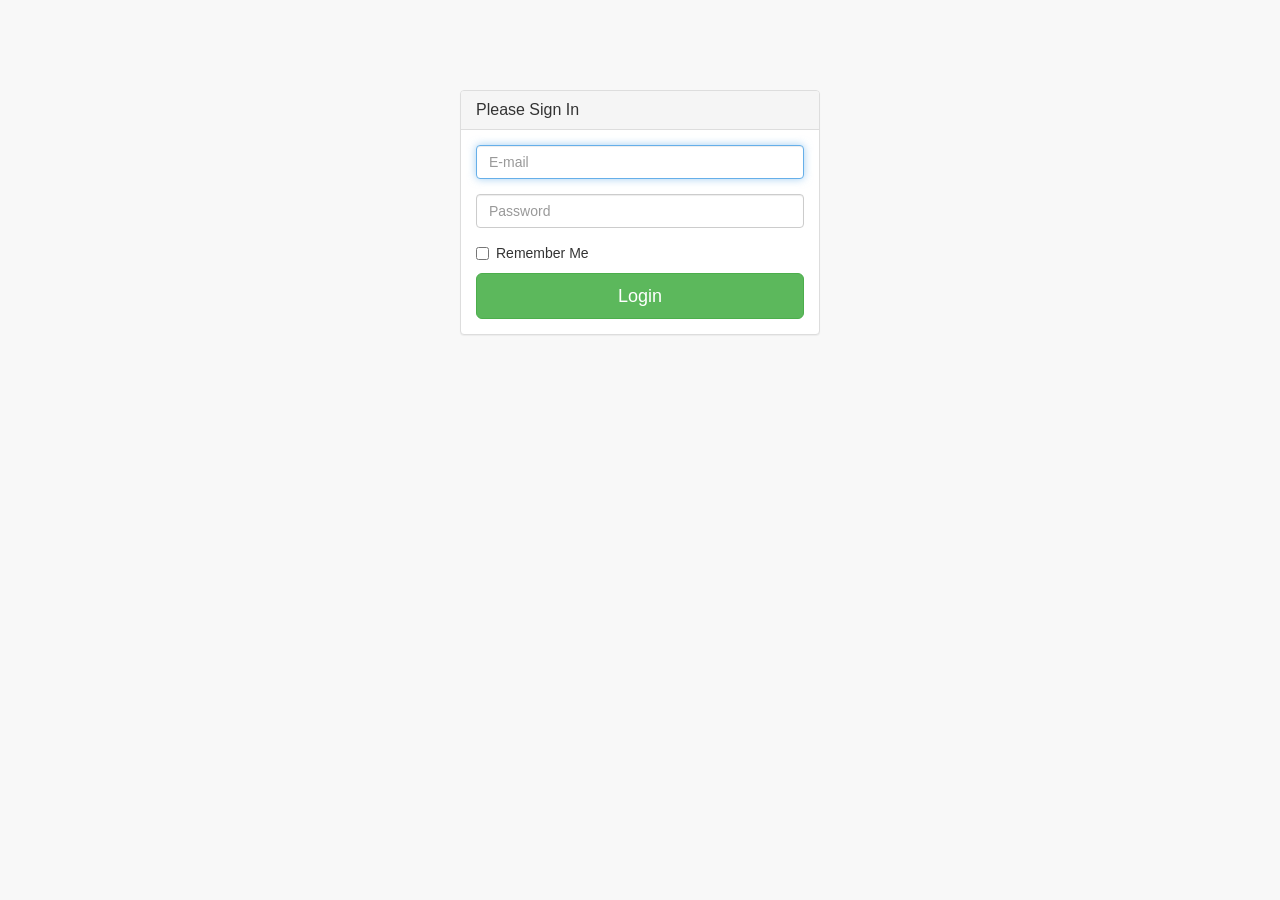
<file: src/tem_assets/pages/login.html>
<!DOCTYPE html>
<html lang="en">

<head>

    <meta charset="utf-8">
    <meta http-equiv="X-UA-Compatible" content="IE=edge">
    <meta name="viewport" content="width=device-width, initial-scale=1">
    <meta name="description" content="">
    <meta name="author" content="">

    <title>SB Admin 2 - Bootstrap Admin Theme</title>

    <!-- Bootstrap Core CSS -->
    <link href="../vendor/bootstrap/css/bootstrap.min.css" rel="stylesheet">

    <!-- MetisMenu CSS -->
    <link href="../vendor/metisMenu/metisMenu.min.css" rel="stylesheet">

    <!-- Custom CSS -->
    <link href="../dist/css/sb-admin-2.css" rel="stylesheet">

    <!-- Custom Fonts -->
    <link href="../vendor/font-awesome/css/font-awesome.min.css" rel="stylesheet" type="text/css">

    <!-- HTML5 Shim and Respond.js IE8 support of HTML5 elements and media queries -->
    <!-- WARNING: Respond.js doesn't work if you view the page via file:// -->
    <!--[if lt IE 9]>
        <script src="https://oss.maxcdn.com/libs/html5shiv/3.7.0/html5shiv.js"></script>
        <script src="https://oss.maxcdn.com/libs/respond.js/1.4.2/respond.min.js"></script>
    <![endif]-->

</head>

<body>

    <div class="container">
        <div class="row">
            <div class="col-md-4 col-md-offset-4">
                <div class="login-panel panel panel-default">
                    <div class="panel-heading">
                        <h3 class="panel-title">Please Sign In</h3>
                    </div>
                    <div class="panel-body">
                        <form role="form">
                            <fieldset>
                                <div class="form-group">
                                    <input class="form-control" placeholder="E-mail" name="email" type="email" autofocus>
                                </div>
                                <div class="form-group">
                                    <input class="form-control" placeholder="Password" name="password" type="password" value="">
                                </div>
                                <div class="checkbox">
                                    <label>
                                        <input name="remember" type="checkbox" value="Remember Me">Remember Me
                                    </label>
                                </div>
                                <!-- Change this to a button or input when using this as a form -->
                                <a href="index.html" class="btn btn-lg btn-success btn-block">Login</a>
                            </fieldset>
                        </form>
                    </div>
                </div>
            </div>
        </div>
    </div>

    <!-- jQuery -->
    <script src="../vendor/jquery/jquery.min.js"></script>

    <!-- Bootstrap Core JavaScript -->
    <script src="../vendor/bootstrap/js/bootstrap.min.js"></script>

    <!-- Metis Menu Plugin JavaScript -->
    <script src="../vendor/metisMenu/metisMenu.min.js"></script>

    <!-- Custom Theme JavaScript -->
    <script src="../dist/js/sb-admin-2.js"></script>

</body>

</html>
</file>
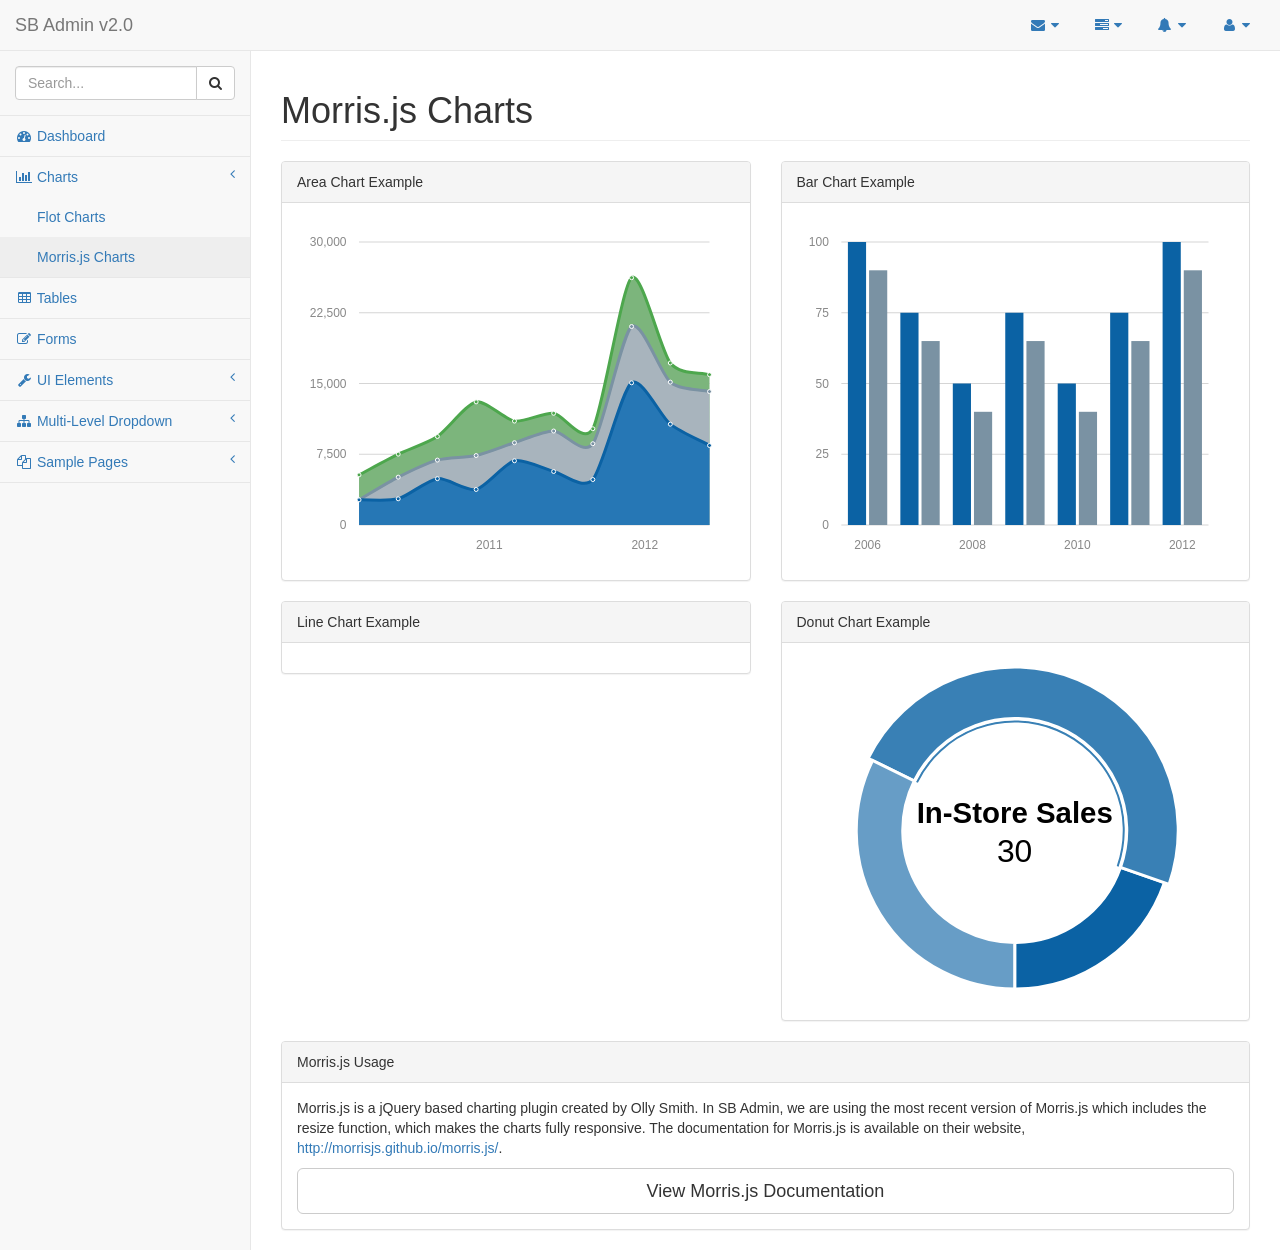
<file: src/tem_assets/pages/morris.html>
<!DOCTYPE html>
<html lang="en">

<head>

    <meta charset="utf-8">
    <meta http-equiv="X-UA-Compatible" content="IE=edge">
    <meta name="viewport" content="width=device-width, initial-scale=1">
    <meta name="description" content="">
    <meta name="author" content="">

    <title>SB Admin 2 - Bootstrap Admin Theme</title>

    <!-- Bootstrap Core CSS -->
    <link href="../vendor/bootstrap/css/bootstrap.min.css" rel="stylesheet">

    <!-- MetisMenu CSS -->
    <link href="../vendor/metisMenu/metisMenu.min.css" rel="stylesheet">

    <!-- Custom CSS -->
    <link href="../dist/css/sb-admin-2.css" rel="stylesheet">

    <!-- Morris Charts CSS -->
    <link href="../vendor/morrisjs/morris.css" rel="stylesheet">

    <!-- Custom Fonts -->
    <link href="../vendor/font-awesome/css/font-awesome.min.css" rel="stylesheet" type="text/css">

    <!-- HTML5 Shim and Respond.js IE8 support of HTML5 elements and media queries -->
    <!-- WARNING: Respond.js doesn't work if you view the page via file:// -->
    <!--[if lt IE 9]>
        <script src="https://oss.maxcdn.com/libs/html5shiv/3.7.0/html5shiv.js"></script>
        <script src="https://oss.maxcdn.com/libs/respond.js/1.4.2/respond.min.js"></script>
    <![endif]-->

</head>

<body>

    <div id="wrapper">

        <!-- Navigation -->
        <nav class="navbar navbar-default navbar-static-top" role="navigation" style="margin-bottom: 0">
            <div class="navbar-header">
                <button type="button" class="navbar-toggle" data-toggle="collapse" data-target=".navbar-collapse">
                    <span class="sr-only">Toggle navigation</span>
                    <span class="icon-bar"></span>
                    <span class="icon-bar"></span>
                    <span class="icon-bar"></span>
                </button>
                <a class="navbar-brand" href="index.html">SB Admin v2.0</a>
            </div>
            <!-- /.navbar-header -->

            <ul class="nav navbar-top-links navbar-right">
                <li class="dropdown">
                    <a class="dropdown-toggle" data-toggle="dropdown" href="#">
                        <i class="fa fa-envelope fa-fw"></i> <i class="fa fa-caret-down"></i>
                    </a>
                    <ul class="dropdown-menu dropdown-messages">
                        <li>
                            <a href="#">
                                <div>
                                    <strong>John Smith</strong>
                                    <span class="pull-right text-muted">
                                        <em>Yesterday</em>
                                    </span>
                                </div>
                                <div>Lorem ipsum dolor sit amet, consectetur adipiscing elit. Pellentesque eleifend...</div>
                            </a>
                        </li>
                        <li class="divider"></li>
                        <li>
                            <a href="#">
                                <div>
                                    <strong>John Smith</strong>
                                    <span class="pull-right text-muted">
                                        <em>Yesterday</em>
                                    </span>
                                </div>
                                <div>Lorem ipsum dolor sit amet, consectetur adipiscing elit. Pellentesque eleifend...</div>
                            </a>
                        </li>
                        <li class="divider"></li>
                        <li>
                            <a href="#">
                                <div>
                                    <strong>John Smith</strong>
                                    <span class="pull-right text-muted">
                                        <em>Yesterday</em>
                                    </span>
                                </div>
                                <div>Lorem ipsum dolor sit amet, consectetur adipiscing elit. Pellentesque eleifend...</div>
                            </a>
                        </li>
                        <li class="divider"></li>
                        <li>
                            <a class="text-center" href="#">
                                <strong>Read All Messages</strong>
                                <i class="fa fa-angle-right"></i>
                            </a>
                        </li>
                    </ul>
                    <!-- /.dropdown-messages -->
                </li>
                <!-- /.dropdown -->
                <li class="dropdown">
                    <a class="dropdown-toggle" data-toggle="dropdown" href="#">
                        <i class="fa fa-tasks fa-fw"></i> <i class="fa fa-caret-down"></i>
                    </a>
                    <ul class="dropdown-menu dropdown-tasks">
                        <li>
                            <a href="#">
                                <div>
                                    <p>
                                        <strong>Task 1</strong>
                                        <span class="pull-right text-muted">40% Complete</span>
                                    </p>
                                    <div class="progress progress-striped active">
                                        <div class="progress-bar progress-bar-success" role="progressbar" aria-valuenow="40" aria-valuemin="0" aria-valuemax="100" style="width: 40%">
                                            <span class="sr-only">40% Complete (success)</span>
                                        </div>
                                    </div>
                                </div>
                            </a>
                        </li>
                        <li class="divider"></li>
                        <li>
                            <a href="#">
                                <div>
                                    <p>
                                        <strong>Task 2</strong>
                                        <span class="pull-right text-muted">20% Complete</span>
                                    </p>
                                    <div class="progress progress-striped active">
                                        <div class="progress-bar progress-bar-info" role="progressbar" aria-valuenow="20" aria-valuemin="0" aria-valuemax="100" style="width: 20%">
                                            <span class="sr-only">20% Complete</span>
                                        </div>
                                    </div>
                                </div>
                            </a>
                        </li>
                        <li class="divider"></li>
                        <li>
                            <a href="#">
                                <div>
                                    <p>
                                        <strong>Task 3</strong>
                                        <span class="pull-right text-muted">60% Complete</span>
                                    </p>
                                    <div class="progress progress-striped active">
                                        <div class="progress-bar progress-bar-warning" role="progressbar" aria-valuenow="60" aria-valuemin="0" aria-valuemax="100" style="width: 60%">
                                            <span class="sr-only">60% Complete (warning)</span>
                                        </div>
                                    </div>
                                </div>
                            </a>
                        </li>
                        <li class="divider"></li>
                        <li>
                            <a href="#">
                                <div>
                                    <p>
                                        <strong>Task 4</strong>
                                        <span class="pull-right text-muted">80% Complete</span>
                                    </p>
                                    <div class="progress progress-striped active">
                                        <div class="progress-bar progress-bar-danger" role="progressbar" aria-valuenow="80" aria-valuemin="0" aria-valuemax="100" style="width: 80%">
                                            <span class="sr-only">80% Complete (danger)</span>
                                        </div>
                                    </div>
                                </div>
                            </a>
                        </li>
                        <li class="divider"></li>
                        <li>
                            <a class="text-center" href="#">
                                <strong>See All Tasks</strong>
                                <i class="fa fa-angle-right"></i>
                            </a>
                        </li>
                    </ul>
                    <!-- /.dropdown-tasks -->
                </li>
                <!-- /.dropdown -->
                <li class="dropdown">
                    <a class="dropdown-toggle" data-toggle="dropdown" href="#">
                        <i class="fa fa-bell fa-fw"></i> <i class="fa fa-caret-down"></i>
                    </a>
                    <ul class="dropdown-menu dropdown-alerts">
                        <li>
                            <a href="#">
                                <div>
                                    <i class="fa fa-comment fa-fw"></i> New Comment
                                    <span class="pull-right text-muted small">4 minutes ago</span>
                                </div>
                            </a>
                        </li>
                        <li class="divider"></li>
                        <li>
                            <a href="#">
                                <div>
                                    <i class="fa fa-twitter fa-fw"></i> 3 New Followers
                                    <span class="pull-right text-muted small">12 minutes ago</span>
                                </div>
                            </a>
                        </li>
                        <li class="divider"></li>
                        <li>
                            <a href="#">
                                <div>
                                    <i class="fa fa-envelope fa-fw"></i> Message Sent
                                    <span class="pull-right text-muted small">4 minutes ago</span>
                                </div>
                            </a>
                        </li>
                        <li class="divider"></li>
                        <li>
                            <a href="#">
                                <div>
                                    <i class="fa fa-tasks fa-fw"></i> New Task
                                    <span class="pull-right text-muted small">4 minutes ago</span>
                                </div>
                            </a>
                        </li>
                        <li class="divider"></li>
                        <li>
                            <a href="#">
                                <div>
                                    <i class="fa fa-upload fa-fw"></i> Server Rebooted
                                    <span class="pull-right text-muted small">4 minutes ago</span>
                                </div>
                            </a>
                        </li>
                        <li class="divider"></li>
                        <li>
                            <a class="text-center" href="#">
                                <strong>See All Alerts</strong>
                                <i class="fa fa-angle-right"></i>
                            </a>
                        </li>
                    </ul>
                    <!-- /.dropdown-alerts -->
                </li>
                <!-- /.dropdown -->
                <li class="dropdown">
                    <a class="dropdown-toggle" data-toggle="dropdown" href="#">
                        <i class="fa fa-user fa-fw"></i> <i class="fa fa-caret-down"></i>
                    </a>
                    <ul class="dropdown-menu dropdown-user">
                        <li><a href="#"><i class="fa fa-user fa-fw"></i> User Profile</a>
                        </li>
                        <li><a href="#"><i class="fa fa-gear fa-fw"></i> Settings</a>
                        </li>
                        <li class="divider"></li>
                        <li><a href="login.html"><i class="fa fa-sign-out fa-fw"></i> Logout</a>
                        </li>
                    </ul>
                    <!-- /.dropdown-user -->
                </li>
                <!-- /.dropdown -->
            </ul>
            <!-- /.navbar-top-links -->

            <div class="navbar-default sidebar" role="navigation">
                <div class="sidebar-nav navbar-collapse">
                    <ul class="nav" id="side-menu">
                        <li class="sidebar-search">
                            <div class="input-group custom-search-form">
                                <input type="text" class="form-control" placeholder="Search...">
                                <span class="input-group-btn">
                                <button class="btn btn-default" type="button">
                                    <i class="fa fa-search"></i>
                                </button>
                            </span>
                            </div>
                            <!-- /input-group -->
                        </li>
                        <li>
                            <a href="index.html"><i class="fa fa-dashboard fa-fw"></i> Dashboard</a>
                        </li>
                        <li>
                            <a href="#"><i class="fa fa-bar-chart-o fa-fw"></i> Charts<span class="fa arrow"></span></a>
                            <ul class="nav nav-second-level">
                                <li>
                                    <a href="flot.html">Flot Charts</a>
                                </li>
                                <li>
                                    <a href="morris.html">Morris.js Charts</a>
                                </li>
                            </ul>
                            <!-- /.nav-second-level -->
                        </li>
                        <li>
                            <a href="tables.html"><i class="fa fa-table fa-fw"></i> Tables</a>
                        </li>
                        <li>
                            <a href="forms.html"><i class="fa fa-edit fa-fw"></i> Forms</a>
                        </li>
                        <li>
                            <a href="#"><i class="fa fa-wrench fa-fw"></i> UI Elements<span class="fa arrow"></span></a>
                            <ul class="nav nav-second-level">
                                <li>
                                    <a href="panels-wells.html">Panels and Wells</a>
                                </li>
                                <li>
                                    <a href="buttons.html">Buttons</a>
                                </li>
                                <li>
                                    <a href="notifications.html">Notifications</a>
                                </li>
                                <li>
                                    <a href="typography.html">Typography</a>
                                </li>
                                <li>
                                    <a href="icons.html"> Icons</a>
                                </li>
                                <li>
                                    <a href="grid.html">Grid</a>
                                </li>
                            </ul>
                            <!-- /.nav-second-level -->
                        </li>
                        <li>
                            <a href="#"><i class="fa fa-sitemap fa-fw"></i> Multi-Level Dropdown<span class="fa arrow"></span></a>
                            <ul class="nav nav-second-level">
                                <li>
                                    <a href="#">Second Level Item</a>
                                </li>
                                <li>
                                    <a href="#">Second Level Item</a>
                                </li>
                                <li>
                                    <a href="#">Third Level <span class="fa arrow"></span></a>
                                    <ul class="nav nav-third-level">
                                        <li>
                                            <a href="#">Third Level Item</a>
                                        </li>
                                        <li>
                                            <a href="#">Third Level Item</a>
                                        </li>
                                        <li>
                                            <a href="#">Third Level Item</a>
                                        </li>
                                        <li>
                                            <a href="#">Third Level Item</a>
                                        </li>
                                    </ul>
                                    <!-- /.nav-third-level -->
                                </li>
                            </ul>
                            <!-- /.nav-second-level -->
                        </li>
                        <li>
                            <a href="#"><i class="fa fa-files-o fa-fw"></i> Sample Pages<span class="fa arrow"></span></a>
                            <ul class="nav nav-second-level">
                                <li>
                                    <a href="blank.html">Blank Page</a>
                                </li>
                                <li>
                                    <a href="login.html">Login Page</a>
                                </li>
                            </ul>
                            <!-- /.nav-second-level -->
                        </li>
                    </ul>
                </div>
                <!-- /.sidebar-collapse -->
            </div>
            <!-- /.navbar-static-side -->
        </nav>

        <div id="page-wrapper">
            <div class="row">
                <div class="col-lg-12">
                    <h1 class="page-header">Morris.js Charts</h1>
                </div>
                <!-- /.col-lg-12 -->
            </div>
            <!-- /.row -->
            <div class="row">
                <div class="col-lg-6">
                    <div class="panel panel-default">
                        <div class="panel-heading">
                            Area Chart Example
                        </div>
                        <!-- /.panel-heading -->
                        <div class="panel-body">
                            <div id="morris-area-chart"></div>
                        </div>
                        <!-- /.panel-body -->
                    </div>
                    <!-- /.panel -->
                </div>
                <!-- /.col-lg-6 -->
                <div class="col-lg-6">
                    <div class="panel panel-default">
                        <div class="panel-heading">
                            Bar Chart Example
                        </div>
                        <!-- /.panel-heading -->
                        <div class="panel-body">
                            <div id="morris-bar-chart"></div>
                        </div>
                        <!-- /.panel-body -->
                    </div>
                    <!-- /.panel -->
                </div>
                <!-- /.col-lg-6 -->
                <div class="col-lg-6">
                    <div class="panel panel-default">
                        <div class="panel-heading">
                            Line Chart Example
                        </div>
                        <!-- /.panel-heading -->
                        <div class="panel-body">
                            <div id="morris-line-chart"></div>
                        </div>
                        <!-- /.panel-body -->
                    </div>
                    <!-- /.panel -->
                </div>
                <!-- /.col-lg-6 -->
                <div class="col-lg-6">
                    <div class="panel panel-default">
                        <div class="panel-heading">
                            Donut Chart Example
                        </div>
                        <!-- /.panel-heading -->
                        <div class="panel-body">
                            <div id="morris-donut-chart"></div>
                        </div>
                        <!-- /.panel-body -->
                    </div>
                    <!-- /.panel -->
                </div>
                <!-- /.col-lg-6 -->
                <div class="col-lg-12">
                    <div class="panel panel-default">
                        <div class="panel-heading">
                            Morris.js Usage
                        </div>
                        <!-- /.panel-heading -->
                        <div class="panel-body">
                            <p>Morris.js is a jQuery based charting plugin created by Olly Smith. In SB Admin, we are using the most recent version of Morris.js which includes the resize function, which makes the charts fully responsive. The documentation for Morris.js is available on their website, <a target="_blank" href="http://morrisjs.github.io/morris.js/">http://morrisjs.github.io/morris.js/</a>.</p>
                            <a target="_blank" class="btn btn-default btn-lg btn-block" href="http://morrisjs.github.io/morris.js/">View Morris.js Documentation</a>
                        </div>
                        <!-- /.panel-body -->
                    </div>
                    <!-- /.panel -->
                </div>
                <!-- /.col-lg-6 -->
            </div>
            <!-- /.row -->
        </div>
        <!-- /#page-wrapper -->

    </div>
    <!-- /#wrapper -->

    <!-- jQuery -->
    <script src="../vendor/jquery/jquery.min.js"></script>

    <!-- Bootstrap Core JavaScript -->
    <script src="../vendor/bootstrap/js/bootstrap.min.js"></script>

    <!-- Metis Menu Plugin JavaScript -->
    <script src="../vendor/metisMenu/metisMenu.min.js"></script>

    <!-- Morris Charts JavaScript -->
    <script src="../vendor/raphael/raphael.min.js"></script>
    <script src="../vendor/morrisjs/morris.min.js"></script>
    <script src="../data/morris-data.js"></script>

    <!-- Custom Theme JavaScript -->
    <script src="../dist/js/sb-admin-2.js"></script>

</body>

</html>
</file>
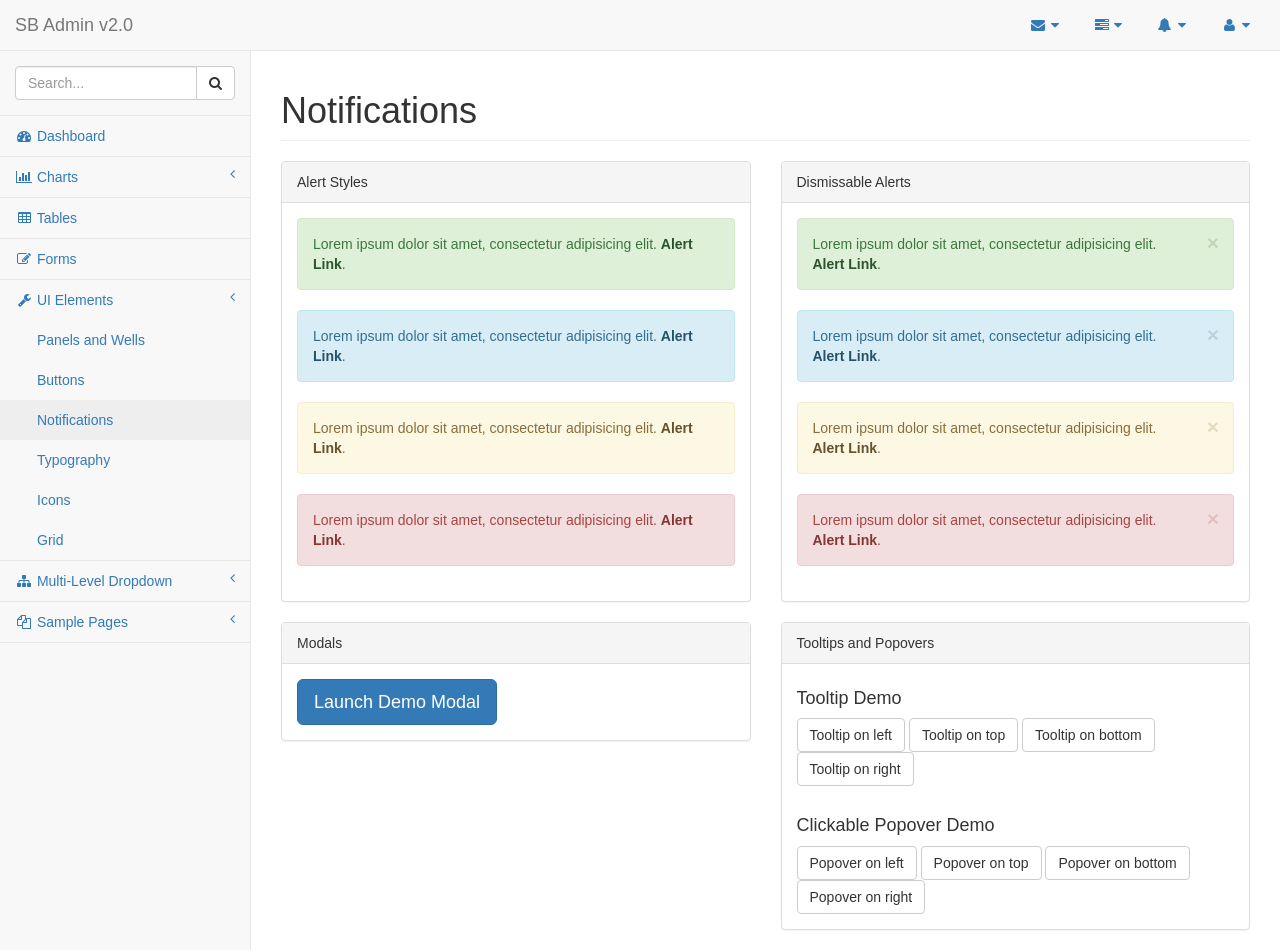
<file: src/tem_assets/pages/notifications.html>
<!DOCTYPE html>
<html lang="en">

<head>

    <meta charset="utf-8">
    <meta http-equiv="X-UA-Compatible" content="IE=edge">
    <meta name="viewport" content="width=device-width, initial-scale=1">
    <meta name="description" content="">
    <meta name="author" content="">

    <title>SB Admin 2 - Bootstrap Admin Theme</title>

    <!-- Bootstrap Core CSS -->
    <link href="../vendor/bootstrap/css/bootstrap.min.css" rel="stylesheet">

    <!-- MetisMenu CSS -->
    <link href="../vendor/metisMenu/metisMenu.min.css" rel="stylesheet">

    <!-- Custom CSS -->
    <link href="../dist/css/sb-admin-2.css" rel="stylesheet">

    <!-- Custom Fonts -->
    <link href="../vendor/font-awesome/css/font-awesome.min.css" rel="stylesheet" type="text/css">

    <!-- HTML5 Shim and Respond.js IE8 support of HTML5 elements and media queries -->
    <!-- WARNING: Respond.js doesn't work if you view the page via file:// -->
    <!--[if lt IE 9]>
        <script src="https://oss.maxcdn.com/libs/html5shiv/3.7.0/html5shiv.js"></script>
        <script src="https://oss.maxcdn.com/libs/respond.js/1.4.2/respond.min.js"></script>
    <![endif]-->

</head>

<body>

    <div id="wrapper">

        <!-- Navigation -->
        <nav class="navbar navbar-default navbar-static-top" role="navigation" style="margin-bottom: 0">
            <div class="navbar-header">
                <button type="button" class="navbar-toggle" data-toggle="collapse" data-target=".navbar-collapse">
                    <span class="sr-only">Toggle navigation</span>
                    <span class="icon-bar"></span>
                    <span class="icon-bar"></span>
                    <span class="icon-bar"></span>
                </button>
                <a class="navbar-brand" href="index.html">SB Admin v2.0</a>
            </div>
            <!-- /.navbar-header -->

            <ul class="nav navbar-top-links navbar-right">
                <li class="dropdown">
                    <a class="dropdown-toggle" data-toggle="dropdown" href="#">
                        <i class="fa fa-envelope fa-fw"></i> <i class="fa fa-caret-down"></i>
                    </a>
                    <ul class="dropdown-menu dropdown-messages">
                        <li>
                            <a href="#">
                                <div>
                                    <strong>John Smith</strong>
                                    <span class="pull-right text-muted">
                                        <em>Yesterday</em>
                                    </span>
                                </div>
                                <div>Lorem ipsum dolor sit amet, consectetur adipiscing elit. Pellentesque eleifend...</div>
                            </a>
                        </li>
                        <li class="divider"></li>
                        <li>
                            <a href="#">
                                <div>
                                    <strong>John Smith</strong>
                                    <span class="pull-right text-muted">
                                        <em>Yesterday</em>
                                    </span>
                                </div>
                                <div>Lorem ipsum dolor sit amet, consectetur adipiscing elit. Pellentesque eleifend...</div>
                            </a>
                        </li>
                        <li class="divider"></li>
                        <li>
                            <a href="#">
                                <div>
                                    <strong>John Smith</strong>
                                    <span class="pull-right text-muted">
                                        <em>Yesterday</em>
                                    </span>
                                </div>
                                <div>Lorem ipsum dolor sit amet, consectetur adipiscing elit. Pellentesque eleifend...</div>
                            </a>
                        </li>
                        <li class="divider"></li>
                        <li>
                            <a class="text-center" href="#">
                                <strong>Read All Messages</strong>
                                <i class="fa fa-angle-right"></i>
                            </a>
                        </li>
                    </ul>
                    <!-- /.dropdown-messages -->
                </li>
                <!-- /.dropdown -->
                <li class="dropdown">
                    <a class="dropdown-toggle" data-toggle="dropdown" href="#">
                        <i class="fa fa-tasks fa-fw"></i> <i class="fa fa-caret-down"></i>
                    </a>
                    <ul class="dropdown-menu dropdown-tasks">
                        <li>
                            <a href="#">
                                <div>
                                    <p>
                                        <strong>Task 1</strong>
                                        <span class="pull-right text-muted">40% Complete</span>
                                    </p>
                                    <div class="progress progress-striped active">
                                        <div class="progress-bar progress-bar-success" role="progressbar" aria-valuenow="40" aria-valuemin="0" aria-valuemax="100" style="width: 40%">
                                            <span class="sr-only">40% Complete (success)</span>
                                        </div>
                                    </div>
                                </div>
                            </a>
                        </li>
                        <li class="divider"></li>
                        <li>
                            <a href="#">
                                <div>
                                    <p>
                                        <strong>Task 2</strong>
                                        <span class="pull-right text-muted">20% Complete</span>
                                    </p>
                                    <div class="progress progress-striped active">
                                        <div class="progress-bar progress-bar-info" role="progressbar" aria-valuenow="20" aria-valuemin="0" aria-valuemax="100" style="width: 20%">
                                            <span class="sr-only">20% Complete</span>
                                        </div>
                                    </div>
                                </div>
                            </a>
                        </li>
                        <li class="divider"></li>
                        <li>
                            <a href="#">
                                <div>
                                    <p>
                                        <strong>Task 3</strong>
                                        <span class="pull-right text-muted">60% Complete</span>
                                    </p>
                                    <div class="progress progress-striped active">
                                        <div class="progress-bar progress-bar-warning" role="progressbar" aria-valuenow="60" aria-valuemin="0" aria-valuemax="100" style="width: 60%">
                                            <span class="sr-only">60% Complete (warning)</span>
                                        </div>
                                    </div>
                                </div>
                            </a>
                        </li>
                        <li class="divider"></li>
                        <li>
                            <a href="#">
                                <div>
                                    <p>
                                        <strong>Task 4</strong>
                                        <span class="pull-right text-muted">80% Complete</span>
                                    </p>
                                    <div class="progress progress-striped active">
                                        <div class="progress-bar progress-bar-danger" role="progressbar" aria-valuenow="80" aria-valuemin="0" aria-valuemax="100" style="width: 80%">
                                            <span class="sr-only">80% Complete (danger)</span>
                                        </div>
                                    </div>
                                </div>
                            </a>
                        </li>
                        <li class="divider"></li>
                        <li>
                            <a class="text-center" href="#">
                                <strong>See All Tasks</strong>
                                <i class="fa fa-angle-right"></i>
                            </a>
                        </li>
                    </ul>
                    <!-- /.dropdown-tasks -->
                </li>
                <!-- /.dropdown -->
                <li class="dropdown">
                    <a class="dropdown-toggle" data-toggle="dropdown" href="#">
                        <i class="fa fa-bell fa-fw"></i> <i class="fa fa-caret-down"></i>
                    </a>
                    <ul class="dropdown-menu dropdown-alerts">
                        <li>
                            <a href="#">
                                <div>
                                    <i class="fa fa-comment fa-fw"></i> New Comment
                                    <span class="pull-right text-muted small">4 minutes ago</span>
                                </div>
                            </a>
                        </li>
                        <li class="divider"></li>
                        <li>
                            <a href="#">
                                <div>
                                    <i class="fa fa-twitter fa-fw"></i> 3 New Followers
                                    <span class="pull-right text-muted small">12 minutes ago</span>
                                </div>
                            </a>
                        </li>
                        <li class="divider"></li>
                        <li>
                            <a href="#">
                                <div>
                                    <i class="fa fa-envelope fa-fw"></i> Message Sent
                                    <span class="pull-right text-muted small">4 minutes ago</span>
                                </div>
                            </a>
                        </li>
                        <li class="divider"></li>
                        <li>
                            <a href="#">
                                <div>
                                    <i class="fa fa-tasks fa-fw"></i> New Task
                                    <span class="pull-right text-muted small">4 minutes ago</span>
                                </div>
                            </a>
                        </li>
                        <li class="divider"></li>
                        <li>
                            <a href="#">
                                <div>
                                    <i class="fa fa-upload fa-fw"></i> Server Rebooted
                                    <span class="pull-right text-muted small">4 minutes ago</span>
                                </div>
                            </a>
                        </li>
                        <li class="divider"></li>
                        <li>
                            <a class="text-center" href="#">
                                <strong>See All Alerts</strong>
                                <i class="fa fa-angle-right"></i>
                            </a>
                        </li>
                    </ul>
                    <!-- /.dropdown-alerts -->
                </li>
                <!-- /.dropdown -->
                <li class="dropdown">
                    <a class="dropdown-toggle" data-toggle="dropdown" href="#">
                        <i class="fa fa-user fa-fw"></i> <i class="fa fa-caret-down"></i>
                    </a>
                    <ul class="dropdown-menu dropdown-user">
                        <li><a href="#"><i class="fa fa-user fa-fw"></i> User Profile</a>
                        </li>
                        <li><a href="#"><i class="fa fa-gear fa-fw"></i> Settings</a>
                        </li>
                        <li class="divider"></li>
                        <li><a href="login.html"><i class="fa fa-sign-out fa-fw"></i> Logout</a>
                        </li>
                    </ul>
                    <!-- /.dropdown-user -->
                </li>
                <!-- /.dropdown -->
            </ul>
            <!-- /.navbar-top-links -->

            <div class="navbar-default sidebar" role="navigation">
                <div class="sidebar-nav navbar-collapse">
                    <ul class="nav" id="side-menu">
                        <li class="sidebar-search">
                            <div class="input-group custom-search-form">
                                <input type="text" class="form-control" placeholder="Search...">
                                <span class="input-group-btn">
                                <button class="btn btn-default" type="button">
                                    <i class="fa fa-search"></i>
                                </button>
                            </span>
                            </div>
                            <!-- /input-group -->
                        </li>
                        <li>
                            <a href="index.html"><i class="fa fa-dashboard fa-fw"></i> Dashboard</a>
                        </li>
                        <li>
                            <a href="#"><i class="fa fa-bar-chart-o fa-fw"></i> Charts<span class="fa arrow"></span></a>
                            <ul class="nav nav-second-level">
                                <li>
                                    <a href="flot.html">Flot Charts</a>
                                </li>
                                <li>
                                    <a href="morris.html">Morris.js Charts</a>
                                </li>
                            </ul>
                            <!-- /.nav-second-level -->
                        </li>
                        <li>
                            <a href="tables.html"><i class="fa fa-table fa-fw"></i> Tables</a>
                        </li>
                        <li>
                            <a href="forms.html"><i class="fa fa-edit fa-fw"></i> Forms</a>
                        </li>
                        <li>
                            <a href="#"><i class="fa fa-wrench fa-fw"></i> UI Elements<span class="fa arrow"></span></a>
                            <ul class="nav nav-second-level">
                                <li>
                                    <a href="panels-wells.html">Panels and Wells</a>
                                </li>
                                <li>
                                    <a href="buttons.html">Buttons</a>
                                </li>
                                <li>
                                    <a href="notifications.html">Notifications</a>
                                </li>
                                <li>
                                    <a href="typography.html">Typography</a>
                                </li>
                                <li>
                                    <a href="icons.html"> Icons</a>
                                </li>
                                <li>
                                    <a href="grid.html">Grid</a>
                                </li>
                            </ul>
                            <!-- /.nav-second-level -->
                        </li>
                        <li>
                            <a href="#"><i class="fa fa-sitemap fa-fw"></i> Multi-Level Dropdown<span class="fa arrow"></span></a>
                            <ul class="nav nav-second-level">
                                <li>
                                    <a href="#">Second Level Item</a>
                                </li>
                                <li>
                                    <a href="#">Second Level Item</a>
                                </li>
                                <li>
                                    <a href="#">Third Level <span class="fa arrow"></span></a>
                                    <ul class="nav nav-third-level">
                                        <li>
                                            <a href="#">Third Level Item</a>
                                        </li>
                                        <li>
                                            <a href="#">Third Level Item</a>
                                        </li>
                                        <li>
                                            <a href="#">Third Level Item</a>
                                        </li>
                                        <li>
                                            <a href="#">Third Level Item</a>
                                        </li>
                                    </ul>
                                    <!-- /.nav-third-level -->
                                </li>
                            </ul>
                            <!-- /.nav-second-level -->
                        </li>
                        <li>
                            <a href="#"><i class="fa fa-files-o fa-fw"></i> Sample Pages<span class="fa arrow"></span></a>
                            <ul class="nav nav-second-level">
                                <li>
                                    <a href="blank.html">Blank Page</a>
                                </li>
                                <li>
                                    <a href="login.html">Login Page</a>
                                </li>
                            </ul>
                            <!-- /.nav-second-level -->
                        </li>
                    </ul>
                </div>
                <!-- /.sidebar-collapse -->
            </div>
            <!-- /.navbar-static-side -->
        </nav>

        <div id="page-wrapper">
            <div class="row">
                <div class="col-lg-12">
                    <h1 class="page-header">Notifications</h1>
                </div>
                <!-- /.col-lg-12 -->
            </div>
            <!-- /.row -->
            <div class="row">
                <div class="col-lg-6">
                    <div class="panel panel-default">
                        <div class="panel-heading">
                            Alert Styles
                        </div>
                        <!-- /.panel-heading -->
                        <div class="panel-body">
                            <div class="alert alert-success">
                                Lorem ipsum dolor sit amet, consectetur adipisicing elit. <a href="#" class="alert-link">Alert Link</a>.
                            </div>
                            <div class="alert alert-info">
                                Lorem ipsum dolor sit amet, consectetur adipisicing elit. <a href="#" class="alert-link">Alert Link</a>.
                            </div>
                            <div class="alert alert-warning">
                                Lorem ipsum dolor sit amet, consectetur adipisicing elit. <a href="#" class="alert-link">Alert Link</a>.
                            </div>
                            <div class="alert alert-danger">
                                Lorem ipsum dolor sit amet, consectetur adipisicing elit. <a href="#" class="alert-link">Alert Link</a>.
                            </div>
                        </div>
                        <!-- .panel-body -->
                    </div>
                    <!-- /.panel -->
                </div>
                <!-- /.col-lg-6 -->
                <div class="col-lg-6">
                    <div class="panel panel-default">
                        <div class="panel-heading">
                            Dismissable Alerts
                        </div>
                        <!-- /.panel-heading -->
                        <div class="panel-body">
                            <div class="alert alert-success alert-dismissable">
                                <button type="button" class="close" data-dismiss="alert" aria-hidden="true">&times;</button>
                                Lorem ipsum dolor sit amet, consectetur adipisicing elit. <a href="#" class="alert-link">Alert Link</a>.
                            </div>
                            <div class="alert alert-info alert-dismissable">
                                <button type="button" class="close" data-dismiss="alert" aria-hidden="true">&times;</button>
                                Lorem ipsum dolor sit amet, consectetur adipisicing elit. <a href="#" class="alert-link">Alert Link</a>.
                            </div>
                            <div class="alert alert-warning alert-dismissable">
                                <button type="button" class="close" data-dismiss="alert" aria-hidden="true">&times;</button>
                                Lorem ipsum dolor sit amet, consectetur adipisicing elit. <a href="#" class="alert-link">Alert Link</a>.
                            </div>
                            <div class="alert alert-danger alert-dismissable">
                                <button type="button" class="close" data-dismiss="alert" aria-hidden="true">&times;</button>
                                Lorem ipsum dolor sit amet, consectetur adipisicing elit. <a href="#" class="alert-link">Alert Link</a>.
                            </div>
                        </div>
                        <!-- .panel-body -->
                    </div>
                    <!-- /.panel -->
                </div>
                <!-- /.col-lg-6 -->
            </div>
            <!-- /.row -->
            <div class="row">
                <div class="col-lg-6">
                    <div class="panel panel-default">
                        <div class="panel-heading">
                            Modals
                        </div>
                        <!-- /.panel-heading -->
                        <div class="panel-body">
                            <!-- Button trigger modal -->
                            <button class="btn btn-primary btn-lg" data-toggle="modal" data-target="#myModal">
                                Launch Demo Modal
                            </button>
                            <!-- Modal -->
                            <div class="modal fade" id="myModal" tabindex="-1" role="dialog" aria-labelledby="myModalLabel" aria-hidden="true">
                                <div class="modal-dialog">
                                    <div class="modal-content">
                                        <div class="modal-header">
                                            <button type="button" class="close" data-dismiss="modal" aria-hidden="true">&times;</button>
                                            <h4 class="modal-title" id="myModalLabel">Modal title</h4>
                                        </div>
                                        <div class="modal-body">
                                            Lorem ipsum dolor sit amet, consectetur adipisicing elit, sed do eiusmod tempor incididunt ut labore et dolore magna aliqua. Ut enim ad minim veniam, quis nostrud exercitation ullamco laboris nisi ut aliquip ex ea commodo consequat. Duis aute irure dolor in reprehenderit in voluptate velit esse cillum dolore eu fugiat nulla pariatur. Excepteur sint occaecat cupidatat non proident, sunt in culpa qui officia deserunt mollit anim id est laborum.
                                        </div>
                                        <div class="modal-footer">
                                            <button type="button" class="btn btn-default" data-dismiss="modal">Close</button>
                                            <button type="button" class="btn btn-primary">Save changes</button>
                                        </div>
                                    </div>
                                    <!-- /.modal-content -->
                                </div>
                                <!-- /.modal-dialog -->
                            </div>
                            <!-- /.modal -->
                        </div>
                        <!-- .panel-body -->
                    </div>
                    <!-- /.panel -->
                </div>
                <!-- /.col-lg-6 -->
                <div class="col-lg-6">
                    <div class="panel panel-default">
                        <div class="panel-heading">
                            Tooltips and Popovers
                        </div>
                        <!-- /.panel-heading -->
                        <div class="panel-body">
                            <h4>Tooltip Demo</h4>
                            <div class="tooltip-demo">
                                <button type="button" class="btn btn-default" data-toggle="tooltip" data-placement="left" title="Tooltip on left">Tooltip on left</button>
                                <button type="button" class="btn btn-default" data-toggle="tooltip" data-placement="top" title="Tooltip on top">Tooltip on top</button>
                                <button type="button" class="btn btn-default" data-toggle="tooltip" data-placement="bottom" title="Tooltip on bottom">Tooltip on bottom</button>
                                <button type="button" class="btn btn-default" data-toggle="tooltip" data-placement="right" title="Tooltip on right">Tooltip on right</button>
                            </div>
                            <br>
                            <h4>Clickable Popover Demo</h4>
                            <div class="tooltip-demo">
                                <button type="button" class="btn btn-default" data-container="body" data-toggle="popover" data-placement="left" data-content="Vivamus sagittis lacus vel augue laoreet rutrum faucibus.">
                                    Popover on left
                                </button>
                                <button type="button" class="btn btn-default" data-container="body" data-toggle="popover" data-placement="top" data-content="Vivamus sagittis lacus vel augue laoreet rutrum faucibus.">
                                    Popover on top
                                </button>
                                <button type="button" class="btn btn-default" data-container="body" data-toggle="popover" data-placement="bottom" data-content="Vivamus sagittis lacus vel augue laoreet rutrum faucibus.">
                                    Popover on bottom
                                </button>
                                <button type="button" class="btn btn-default" data-container="body" data-toggle="popover" data-placement="right" data-content="Vivamus sagittis lacus vel augue laoreet rutrum faucibus.">
                                    Popover on right
                                </button>
                            </div>
                        </div>
                        <!-- .panel-body -->
                    </div>
                    <!-- /.panel -->
                </div>
                <!-- /.col-lg-6 -->
            </div>
            <!-- /.row -->
        </div>
        <!-- /#page-wrapper -->

    </div>
    <!-- /#wrapper -->

    <!-- jQuery -->
    <script src="../vendor/jquery/jquery.min.js"></script>

    <!-- Bootstrap Core JavaScript -->
    <script src="../vendor/bootstrap/js/bootstrap.min.js"></script>

    <!-- Metis Menu Plugin JavaScript -->
    <script src="../vendor/metisMenu/metisMenu.min.js"></script>

    <!-- Custom Theme JavaScript -->
    <script src="../dist/js/sb-admin-2.js"></script>

    <!-- Page-Level Demo Scripts - Notifications - Use for reference -->
    <script>
    // tooltip demo
    $('.tooltip-demo').tooltip({
        selector: "[data-toggle=tooltip]",
        container: "body"
    })
    // popover demo
    $("[data-toggle=popover]")
        .popover()
    </script>

</body>

</html>
</file>
<file: src/tem_assets/vendor/morrisjs/morris.css>
.morris-hover{position:absolute;z-index:1000}.morris-hover.morris-default-style{border-radius:10px;padding:6px;color:#666;background:rgba(255,255,255,0.8);border:solid 2px rgba(230,230,230,0.8);font-family:sans-serif;font-size:12px;text-align:center}.morris-hover.morris-default-style .morris-hover-row-label{font-weight:bold;margin:0.25em 0}
.morris-hover.morris-default-style .morris-hover-point{white-space:nowrap;margin:0.1em 0}
</file>
<file: src/tem_assets/vendor/metisMenu/metisMenu.min.css>
/*
 * metismenu - v1.1.3
 * Easy menu jQuery plugin for Twitter Bootstrap 3
 * https://github.com/onokumus/metisMenu
 *
 * Made by Osman Nuri Okumus
 * Under MIT License
 */

.arrow{float:right;line-height:1.42857}.glyphicon.arrow:before{content:"\e079"}.active>a>.glyphicon.arrow:before{content:"\e114"}.fa.arrow:before{content:"\f104"}.active>a>.fa.arrow:before{content:"\f107"}.plus-times{float:right}.fa.plus-times:before{content:"\f067"}.active>a>.fa.plus-times{filter:progid:DXImageTransform.Microsoft.BasicImage(rotation=1);-webkit-transform:rotate(45deg);-moz-transform:rotate(45deg);-ms-transform:rotate(45deg);-o-transform:rotate(45deg);transform:rotate(45deg)}.plus-minus{float:right}.fa.plus-minus:before{content:"\f067"}.active>a>.fa.plus-minus:before{content:"\f068"}
</file>
<file: src/tem_assets/dist/css/sb-admin-2.css>
/*!
 * Start Bootstrap - SB Admin 2 v3.3.7+1 (http://startbootstrap.com/template-overviews/sb-admin-2)
 * Copyright 2013-2016 Start Bootstrap
 * Licensed under MIT (https://github.com/BlackrockDigital/startbootstrap/blob/gh-pages/LICENSE)
 */
body {
  background-color: #f8f8f8;
}
#wrapper {
  width: 100%;
}
#page-wrapper {
  padding: 0 15px;
  min-height: 568px;
  background-color: white;
}
@media (min-width: 768px) {
  #page-wrapper {
    position: inherit;
    margin: 0 0 0 250px;
    padding: 0 30px;
    border-left: 1px solid #e7e7e7;
  }
}
.navbar-top-links {
  margin-right: 0;
}
.navbar-top-links li {
  display: inline-block;
}
.navbar-top-links li:last-child {
  margin-right: 15px;
}
.navbar-top-links li a {
  padding: 15px;
  min-height: 50px;
}
.navbar-top-links .dropdown-menu li {
  display: block;
}
.navbar-top-links .dropdown-menu li:last-child {
  margin-right: 0;
}
.navbar-top-links .dropdown-menu li a {
  padding: 3px 20px;
  min-height: 0;
}
.navbar-top-links .dropdown-menu li a div {
  white-space: normal;
}
.navbar-top-links .dropdown-messages,
.navbar-top-links .dropdown-tasks,
.navbar-top-links .dropdown-alerts {
  width: 310px;
  min-width: 0;
}
.navbar-top-links .dropdown-messages {
  margin-left: 5px;
}
.navbar-top-links .dropdown-tasks {
  margin-left: -59px;
}
.navbar-top-links .dropdown-alerts {
  margin-left: -123px;
}
.navbar-top-links .dropdown-user {
  right: 0;
  left: auto;
}
.sidebar .sidebar-nav.navbar-collapse {
  padding-left: 0;
  padding-right: 0;
}
.sidebar .sidebar-search {
  padding: 15px;
}
.sidebar ul li {
  border-bottom: 1px solid #e7e7e7;
}
.sidebar ul li a.active {
  background-color: #eeeeee;
}
.sidebar .arrow {
  float: right;
}
.sidebar .fa.arrow:before {
  content: "\f104";
}
.sidebar .active > a > .fa.arrow:before {
  content: "\f107";
}
.sidebar .nav-second-level li,
.sidebar .nav-third-level li {
  border-bottom: none !important;
}
.sidebar .nav-second-level li a {
  padding-left: 37px;
}
.sidebar .nav-third-level li a {
  padding-left: 52px;
}
@media (min-width: 768px) {
  .sidebar {
    z-index: 1;
    position: absolute;
    width: 250px;
    margin-top: 51px;
  }
  .navbar-top-links .dropdown-messages,
  .navbar-top-links .dropdown-tasks,
  .navbar-top-links .dropdown-alerts {
    margin-left: auto;
  }
}
.btn-outline {
  color: inherit;
  background-color: transparent;
  transition: all .5s;
}
.btn-primary.btn-outline {
  color: #428bca;
}
.btn-success.btn-outline {
  color: #5cb85c;
}
.btn-info.btn-outline {
  color: #5bc0de;
}
.btn-warning.btn-outline {
  color: #f0ad4e;
}
.btn-danger.btn-outline {
  color: #d9534f;
}
.btn-primary.btn-outline:hover,
.btn-success.btn-outline:hover,
.btn-info.btn-outline:hover,
.btn-warning.btn-outline:hover,
.btn-danger.btn-outline:hover {
  color: white;
}
.chat {
  margin: 0;
  padding: 0;
  list-style: none;
}
.chat li {
  margin-bottom: 10px;
  padding-bottom: 5px;
  border-bottom: 1px dotted #999999;
}
.chat li.left .chat-body {
  margin-left: 60px;
}
.chat li.right .chat-body {
  margin-right: 60px;
}
.chat li .chat-body p {
  margin: 0;
}
.panel .slidedown .glyphicon,
.chat .glyphicon {
  margin-right: 5px;
}
.chat-panel .panel-body {
  height: 350px;
  overflow-y: scroll;
}
.login-panel {
  margin-top: 25%;
}
.flot-chart {
  display: block;
  height: 400px;
}
.flot-chart-content {
  width: 100%;
  height: 100%;
}
table.dataTable thead .sorting,
table.dataTable thead .sorting_asc,
table.dataTable thead .sorting_desc,
table.dataTable thead .sorting_asc_disabled,
table.dataTable thead .sorting_desc_disabled {
  background: transparent;
}
table.dataTable thead .sorting_asc:after {
  content: "\f0de";
  float: right;
  font-family: fontawesome;
}
table.dataTable thead .sorting_desc:after {
  content: "\f0dd";
  float: right;
  font-family: fontawesome;
}
table.dataTable thead .sorting:after {
  content: "\f0dc";
  float: right;
  font-family: fontawesome;
  color: rgba(50, 50, 50, 0.5);
}
.btn-circle {
  width: 30px;
  height: 30px;
  padding: 6px 0;
  border-radius: 15px;
  text-align: center;
  font-size: 12px;
  line-height: 1.428571429;
}
.btn-circle.btn-lg {
  width: 50px;
  height: 50px;
  padding: 10px 16px;
  border-radius: 25px;
  font-size: 18px;
  line-height: 1.33;
}
.btn-circle.btn-xl {
  width: 70px;
  height: 70px;
  padding: 10px 16px;
  border-radius: 35px;
  font-size: 24px;
  line-height: 1.33;
}
.show-grid [class^="col-"] {
  padding-top: 10px;
  padding-bottom: 10px;
  border: 1px solid #ddd;
  background-color: #eee !important;
}
.show-grid {
  margin: 15px 0;
}
.huge {
  font-size: 40px;
}
.panel-green {
  border-color: #5cb85c;
}
.panel-green > .panel-heading {
  border-color: #5cb85c;
  color: white;
  background-color: #5cb85c;
}
.panel-green > a {
  color: #5cb85c;
}
.panel-green > a:hover {
  color: #3d8b3d;
}
.panel-red {
  border-color: #d9534f;
}
.panel-red > .panel-heading {
  border-color: #d9534f;
  color: white;
  background-color: #d9534f;
}
.panel-red > a {
  color: #d9534f;
}
.panel-red > a:hover {
  color: #b52b27;
}
.panel-yellow {
  border-color: #f0ad4e;
}
.panel-yellow > .panel-heading {
  border-color: #f0ad4e;
  color: white;
  background-color: #f0ad4e;
}
.panel-yellow > a {
  color: #f0ad4e;
}
.panel-yellow > a:hover {
  color: #df8a13;
}
.timeline {
  position: relative;
  padding: 20px 0 20px;
  list-style: none;
}
.timeline:before {
  content: " ";
  position: absolute;
  top: 0;
  bottom: 0;
  left: 50%;
  width: 3px;
  margin-left: -1.5px;
  background-color: #eeeeee;
}
.timeline > li {
  position: relative;
  margin-bottom: 20px;
}
.timeline > li:before,
.timeline > li:after {
  content: " ";
  display: table;
}
.timeline > li:after {
  clear: both;
}
.timeline > li:before,
.timeline > li:after {
  content: " ";
  display: table;
}
.timeline > li:after {
  clear: both;
}
.timeline > li > .timeline-panel {
  float: left;
  position: relative;
  width: 46%;
  padding: 20px;
  border: 1px solid #d4d4d4;
  border-radius: 2px;
  -webkit-box-shadow: 0 1px 6px rgba(0, 0, 0, 0.175);
  box-shadow: 0 1px 6px rgba(0, 0, 0, 0.175);
}
.timeline > li > .timeline-panel:before {
  content: " ";
  display: inline-block;
  position: absolute;
  top: 26px;
  right: -15px;
  border-top: 15px solid transparent;
  border-right: 0 solid #ccc;
  border-bottom: 15px solid transparent;
  border-left: 15px solid #ccc;
}
.timeline > li > .timeline-panel:after {
  content: " ";
  display: inline-block;
  position: absolute;
  top: 27px;
  right: -14px;
  border-top: 14px solid transparent;
  border-right: 0 solid #fff;
  border-bottom: 14px solid transparent;
  border-left: 14px solid #fff;
}
.timeline > li > .timeline-badge {
  z-index: 100;
  position: absolute;
  top: 16px;
  left: 50%;
  width: 50px;
  height: 50px;
  margin-left: -25px;
  border-radius: 50% 50% 50% 50%;
  text-align: center;
  font-size: 1.4em;
  line-height: 50px;
  color: #fff;
  background-color: #999999;
}
.timeline > li.timeline-inverted > .timeline-panel {
  float: right;
}
.timeline > li.timeline-inverted > .timeline-panel:before {
  right: auto;
  left: -15px;
  border-right-width: 15px;
  border-left-width: 0;
}
.timeline > li.timeline-inverted > .timeline-panel:after {
  right: auto;
  left: -14px;
  border-right-width: 14px;
  border-left-width: 0;
}
.timeline-badge.primary {
  background-color: #2e6da4 !important;
}
.timeline-badge.success {
  background-color: #3f903f !important;
}
.timeline-badge.warning {
  background-color: #f0ad4e !important;
}
.timeline-badge.danger {
  background-color: #d9534f !important;
}
.timeline-badge.info {
  background-color: #5bc0de !important;
}
.timeline-title {
  margin-top: 0;
  color: inherit;
}
.timeline-body > p,
.timeline-body > ul {
  margin-bottom: 0;
}
.timeline-body > p + p {
  margin-top: 5px;
}
@media (max-width: 767px) {
  ul.timeline:before {
    left: 40px;
  }
  ul.timeline > li > .timeline-panel {
    width: calc(10%);
    width: -moz-calc(10%);
    width: -webkit-calc(10%);
  }
  ul.timeline > li > .timeline-badge {
    top: 16px;
    left: 15px;
    margin-left: 0;
  }
  ul.timeline > li > .timeline-panel {
    float: right;
  }
  ul.timeline > li > .timeline-panel:before {
    right: auto;
    left: -15px;
    border-right-width: 15px;
    border-left-width: 0;
  }
  ul.timeline > li > .timeline-panel:after {
    right: auto;
    left: -14px;
    border-right-width: 14px;
    border-left-width: 0;
  }
}
</file>
